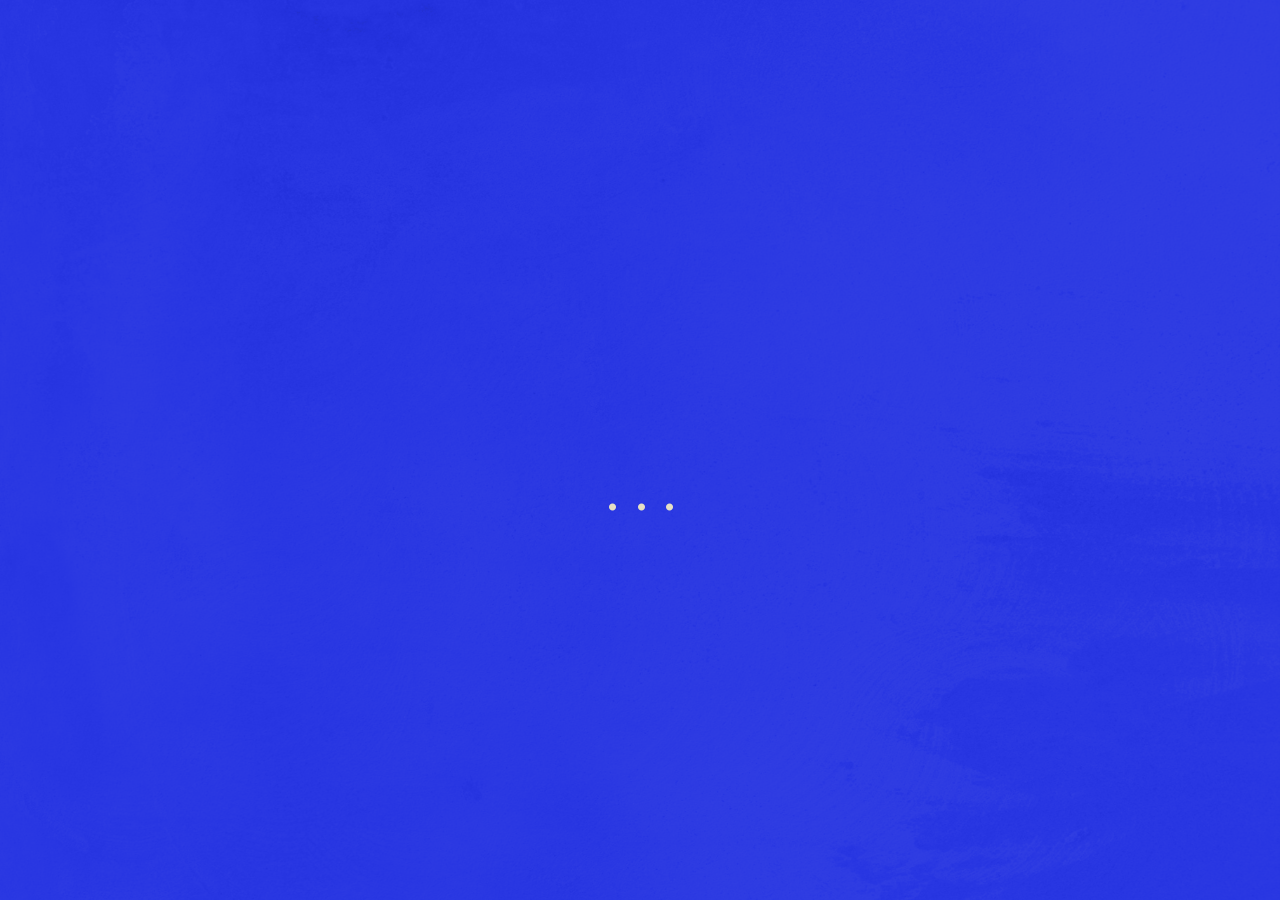
<file: index.html>
<!DOCTYPE html>
<html lang="en">
<head>
  <meta charset="UTF-8">
  <meta name="viewport" content="width=device-width, initial-scale=1.0">
  <title>Ponyhof | Event Photographer & Commercial Videographer Berlin</title>
  <meta name="description" content="Ponyhof is a Berlin event photographer and commercial videographer. Corporate event photography, brand video production and content for startups and founders. Fast turnaround, editorial quality.">
  <meta name="robots" content="index, follow">
  <link rel="canonical" href="https://ponyhof.studio/">
  <link rel="alternate" hreflang="en" href="https://ponyhof.studio/">
  <link rel="alternate" hreflang="de" href="https://ponyhof.studio/de">
  <link rel="alternate" hreflang="x-default" href="https://ponyhof.studio/">

  <!-- Open Graph -->
  <meta property="og:type" content="website">
  <meta property="og:url" content="https://ponyhof.studio/">
  <meta property="og:title" content="Ponyhof | Event Photographer & Commercial Videographer Berlin">
  <meta property="og:description" content="Berlin event photographer and commercial videographer. Corporate events, brand video production and content for startups and founders.">
  <meta property="og:image" content="https://ponyhof.studio/og-image.jpg">
  <meta property="og:image:width" content="1200">
  <meta property="og:image:height" content="630">
  <meta property="og:locale" content="en_DE">
  <meta name="twitter:card" content="summary_large_image">
  <meta name="twitter:title" content="Ponyhof | Commercial Photography & Video Production Berlin">
  <meta name="twitter:description" content="Photography and video production in Berlin for corporate events, brands and founders.">
  <meta name="twitter:image" content="https://ponyhof.studio/og-image.jpg">

  <!-- JSON-LD Structured Data -->
  <script type="application/ld+json">
  {
    "@context": "https://schema.org",
    "@type": "ProfessionalService",
    "name": "Ponyhof",
    "url": "https://ponyhof.studio",
    "logo": "https://ponyhof.studio/favicon.png",
    "image": "https://ponyhof.studio/og-image.jpg",
    "description": "Berlin-based photography and video production studio specialising in corporate events, brand campaigns, and founder content.",
    "email": "alex@ponyhof.studio",
    "address": {
      "@type": "PostalAddress",
      "addressLocality": "Berlin",
      "addressCountry": "DE"
    },
    "areaServed": {
      "@type": "City",
      "name": "Berlin"
    },
    "serviceType": ["Event Photography Berlin", "Corporate Event Photography", "Conference Photography", "Commercial Videographer Berlin", "Brand Video Production Berlin", "Corporate Video Production", "Content Production Berlin", "Conference Videographer Berlin"],
    "sameAs": ["https://www.instagram.com/ponyhof.studio/"]
  }
  </script>

  <link rel="icon" type="image/png" sizes="32x32" href="/favicon-32.png">
  <link rel="icon" type="image/png" sizes="16x16" href="/favicon-16.png">
  <link rel="apple-touch-icon" href="/favicon.png">
  <link rel="preload" href="/space-mono-400-latin.woff2" as="font" type="font/woff2" crossorigin>
  <link rel="preload" href="/space-mono-700-latin.woff2" as="font" type="font/woff2" crossorigin>
  <link rel="stylesheet" href="/fonts.css">
  <style>
    *, *::before, *::after { box-sizing: border-box; margin: 0; padding: 0; }

    :root {
      --blue: #2533DF;
      --cream: #EDE7CC;
    }


    body::after {
      content: '';
      position: fixed;
      inset: 0;
      z-index: 9999;
      pointer-events: none;
      background: url('texture.jpg') center center / cover no-repeat;
      opacity: 0.08;
      mix-blend-mode: luminosity;
    }

    html, body {
      width: 100%; height: 100%;
      background: var(--blue);
      color: var(--cream);
      overflow: hidden;
      font-family: 'Space Mono', 'Courier New', monospace;
    }

    #loader {
      position: fixed;
      inset: 0;
      background: var(--blue);
      z-index: 9999;
      display: flex;
      align-items: center;
      justify-content: center;
      padding-top: 80px;
    }
    #loader-dots {
      transition: opacity 0.35s ease;
    }
    #loader-dots.fade-out { opacity: 0; }
    #loader-dots {
      font-family: 'Space Mono', monospace;
      font-size: clamp(28px, 4vw, 56px);
      color: var(--cream);
      letter-spacing: -0.05em;
    }

    nav {
      position: fixed;
      top: 0; left: 0;
      padding: 32px 40px;
      z-index: 100;
      opacity: 0;
      transition: opacity 0.5s ease;
      background: linear-gradient(to bottom, var(--blue) 60%, transparent);
      pointer-events: none;
    }
    nav img, nav #lang-switcher { pointer-events: auto; }
    nav.visible { opacity: 1; }

    .nav-h1 { display: contents; }
    .nav-logo {
      height: 64px;
      width: auto;
      display: block;
    }

    main {
      width: 100vw;
      height: 100vh;
      opacity: 0;
      transition: opacity 0.5s ease;
      display: flex;
      flex-direction: column;
      align-items: center;
      justify-content: center;
      padding-top: 80px;
    }

    .site-name {
      font-family: 'Space Mono', 'Courier New', monospace;
      font-weight: 700;
      font-size: clamp(60px, 12vw, 180px);
      text-transform: uppercase;
      letter-spacing: -0.03em;
      line-height: 1;
      color: var(--cream);
      user-select: none;
    }

    .nav-links {
      display: flex;
      gap: clamp(24px, 5vw, 60px);
      margin-top: clamp(16px, 2.5vw, 32px);
    }

    .nav-links a {
      font-family: 'Space Mono', 'Courier New', monospace;
      font-weight: 400;
      font-size: clamp(18px, 2.5vw, 32px);
      text-transform: lowercase;
      letter-spacing: 0.01em;
      color: var(--cream);
      text-decoration: none;
      opacity: 1;
      transition: opacity 0.15s, font-size 0.2s ease;
    }

    .nav-links a {
      transition: letter-spacing 0.4s cubic-bezier(0.76, 0, 0.24, 1), opacity 0.15s;
    }

    .nav-links a {
      transition: letter-spacing 0.4s cubic-bezier(0.76, 0, 0.24, 1), opacity 0.15s;
    }

    .nav-links a:hover {
      letter-spacing: 0.25em;
    }

    @keyframes workIn {
      0%   { opacity: 0; }
      8%   { opacity: 1; }
      14%  { opacity: 0; }
      22%  { opacity: 1; }
      30%  { opacity: 0; }
      42%  { opacity: 1; }
      100% { opacity: 1; }
    }

    .work-grid {
      display: none;
      flex-direction: column;
      align-items: center;
      gap: 24px;
      width: 100%;
    }

    .work-grid.visible {
      display: flex;
    }


    .work-row-wrap {
      width: 100%;
    }

    .work-row-clip {
      overflow: hidden;
      width: 100vw;
      flex-shrink: 0;
      padding-left: 40px;
      overscroll-behavior-x: contain;
    }

    .work-row {
      display: flex;
      flex-direction: row;
      gap: 16px;
      will-change: transform;
    }

    .work-row.animating-in .work-item {
      opacity: 0;
      animation: workIn 0.5s ease forwards;
    }

    .work-row.animating-in .work-item:nth-child(2) { animation-delay: 0.12s; }
    .work-row.animating-in .work-item:nth-child(3) { animation-delay: 0.24s; }
    .work-row.animating-in .work-item:nth-child(4) { animation-delay: 0.36s; }
    .work-row.animating-in .work-item:nth-child(5) { animation-delay: 0.48s; }
    .work-row.animating-in .work-item:nth-child(6) { animation-delay: 0.60s; }

    .work-item {
      position: relative;
      display: flex;
      flex-direction: column;
      gap: 8px;
      cursor: pointer;
      text-decoration: none;
    }

    .work-item img {
      width: 240px;
      height: 300px;
      object-fit: cover;
      display: block;
      filter: grayscale(20%);
      transition: filter 0.3s ease, transform 0.3s ease;
    }

    .work-item:hover img {
      filter: grayscale(0%);
      transform: scale(1.02);
    }

    .work-label {
      font-family: 'Space Mono', monospace;
      font-size: 11px;
      color: var(--cream);
      text-transform: lowercase;
    }

    .work-row-wrap {
      display: flex;
      align-items: center;
      gap: 16px;
    }

    .work-next, .work-prev {
      cursor: pointer;
      color: var(--cream);
      opacity: 0;
      transition: opacity 0.4s ease;
      flex-shrink: 0;
      user-select: none;
    }

    .work-next.visible, .work-prev.visible { opacity: 1; }
    .work-next.visible:hover, .work-prev.visible:hover { opacity: 0.7; }

    @keyframes chevronSlideRight {
      0%   { transform: translateX(0); }
      50%  { transform: translateX(5px); }
      100% { transform: translateX(0); }
    }

    .work-next:hover svg {
      animation: chevronSlideRight 0.5s ease-in-out infinite;
    }

    @keyframes panelFadeIn {
      from { opacity: 0; transform: translateX(10px); }
      to   { opacity: 1; transform: translateX(0); }
    }

    .work-detail-view {
      display: flex;
      flex-direction: column;
      gap: 32px;
      width: 100%;
      max-width: 100vw;
      min-width: 0;
      padding-left: 40px;
      padding-top: 108px;
      box-sizing: border-box;
      animation: panelFadeIn 0.35s cubic-bezier(0.22,1,0.36,1) forwards;
    }

    .detail-top {
      display: flex;
      flex-direction: column;
      gap: 12px;
      align-items: flex-start;
      position: relative;
    }

    .detail-top-row {
      display: flex;
      flex-direction: row;
      gap: 32px;
      align-items: flex-start;
      width: 100%;
    }

    #lang-switcher {
      position: fixed;
      top: 24px;
      right: 40px;
      display: flex;
      gap: 12px;
      z-index: 1000;
    }

    .lang-opt {
      font-family: 'Space Mono', monospace;
      font-size: 11px;
      letter-spacing: 0.1em;
      color: var(--cream);
      cursor: pointer;
      opacity: 0.45;
      transition: opacity 0.2s;
    }

    .lang-opt.active {
      opacity: 1;
      text-decoration: underline;
      text-underline-offset: 3px;
    }

    .site-links {
      position: fixed;
      bottom: 32px;
      left: 40px;
      display: flex;
      flex-direction: column;
      align-items: flex-start;
      gap: 8px;
      z-index: 50;
      opacity: 0;
      transform: translateY(8px);
      pointer-events: none;
      transition: opacity 0.4s ease, transform 0.4s ease;
    }
    .site-links.visible { opacity: 1; transform: none; pointer-events: auto; }
    .site-links a {
      font-family: 'Space Mono', monospace;
      font-size: 11px;
      letter-spacing: 0.1em;
      color: var(--cream);
      text-decoration: none;
      text-underline-offset: 3px;
    }
    .site-links a:hover, .site-links a:focus-visible { text-decoration: underline; }
    body:has(.work-grid.detail-open) .site-links { opacity: 0; pointer-events: none; }

    /* hint that more is below: a small chevron where the links appear */
    .scroll-hint {
      position: fixed; left: 40px; bottom: 32px; z-index: 50;
      background: none; border: 0; padding: 8px; margin: -8px; cursor: pointer;
      color: var(--cream); opacity: 0; transition: opacity 0.4s ease;
    }
    .scroll-hint svg { display: block; animation: hintBob 1.8s ease-in-out infinite; }
    .scroll-hint.ready { opacity: 1; }
    .site-links.visible ~ .scroll-hint, body:has(.work-grid.detail-open) .scroll-hint { opacity: 0; pointer-events: none; }
    .scroll-hint:focus-visible { outline: 2px solid var(--cream); outline-offset: 2px; }
    @keyframes hintBob { 0%, 100% { transform: translateY(0); } 50% { transform: translateY(5px); } }
    @media (prefers-reduced-motion: reduce) { .scroll-hint svg { animation: none; } }

    .lang-opt:hover { opacity: 0.8; }

    #impressum-overlay {
      display: none;
      position: fixed;
      inset: 0;
      background: var(--blue);
      z-index: 2000;
      overflow-y: auto;
      padding: 60px 40px;
    }
    #impressum-overlay.visible { display: block; }
    #impressum-content {
      max-width: 600px;
      margin: 0 auto;
      font-family: 'Space Mono', monospace;
      color: var(--cream);
      font-size: 13px;
      line-height: 1.8;
    }
    #impressum-content h2 {
      font-size: clamp(22px, 3vw, 36px);
      text-transform: uppercase;
      letter-spacing: 0.05em;
      margin: 0 0 24px;
    }
    #impressum-content h3 {
      font-size: 11px;
      letter-spacing: 0.15em;
      text-transform: uppercase;
      opacity: 0.6;
      margin: 28px 0 6px;
    }
    #impressum-content p { margin: 0 0 8px; }
    #impressum-content a { color: var(--cream); }
    #impressum-close {
      position: fixed;
      top: 24px;
      right: 40px;
      font-size: 24px;
      cursor: pointer;
      color: var(--cream);
      opacity: 0.6;
      line-height: 1;
    }
    #impressum-close:hover { opacity: 1; }

    .upcoming-tag {
      font-family: 'Space Mono', monospace;
      font-size: 11px;
      color: var(--blue);
      background: var(--cream);
      padding: 4px 10px;
      letter-spacing: 0.12em;
      text-transform: uppercase;
      display: inline-block;
    }

    .dog-ear {
      position: absolute;
      top: 0;
      left: 0;
      font-family: 'Space Mono', monospace;
      font-size: 9px;
      color: var(--blue);
      background: var(--cream);
      padding: 3px 8px;
      letter-spacing: 0.1em;
      text-transform: uppercase;
      z-index: 2;
      pointer-events: none;
    }

    .detail-gallery-wrap {
      overflow: hidden;
      width: calc(100vw - 40px);
    }

    .detail-gallery {
      display: flex;
      flex-direction: row;
      gap: 12px;
      will-change: transform;
    }

    @keyframes galleryScroll {
      from { transform: translateX(0); }
      to   { transform: translateX(var(--gallery-set-width)); }
    }

    .detail-gallery img,
    .detail-gallery video {
      width: 180px;
      height: 220px;
      object-fit: cover;
      display: block;
      flex-shrink: 0;
    }

    .detail-gallery .video-wrap {
      background: var(--cream);
      overflow: hidden;
      flex-shrink: 0;
      display: flex;
    }
    .detail-gallery .video-wrap video {
      opacity: 0;
      transition: opacity 0.4s ease;
    }
    .detail-gallery .video-wrap video.ready { opacity: 1; }

    .work-detail-view img {
      width: 240px;
      height: 300px;
      object-fit: cover;
      display: block;
      flex-shrink: 0;
    }

    #inline-detail {
      display: flex;
      flex-direction: column;
      gap: 14px;
      padding: 8px 0 0 0;
      flex: 1;
      opacity: 0;
    }

    .detail-footer {
      display: flex;
      gap: 24px;
      align-items: center;
      margin-top: 4px;
    }

    .detail-label {
      font-family: 'Space Mono', monospace;
      font-size: clamp(18px, 2.5vw, 32px);
      color: var(--cream);
      text-transform: lowercase;
    }

    .detail-desc {
      font-family: 'Space Mono', monospace;
      font-size: 11px;
      color: var(--cream);
      line-height: 1.8;
    }

    .desc-char {
      display: inline-block;
      transition: letter-spacing 0.15s cubic-bezier(0.76, 0, 0.24, 1);
    }

    .detail-link {
      font-family: 'Space Mono', monospace;
      font-size: 11px;
      color: var(--cream);
      text-decoration: none;
      transition: opacity 0.15s;
    }

    .detail-link:hover { text-decoration: underline; }
    .detail-case { margin-top: 6px; }

    .detail-back {
      font-family: 'Space Mono', monospace;
      font-size: 11px;
      color: var(--cream);
      cursor: pointer;
      transition: opacity 0.15s;
      margin-top: 8px;
    }

    .detail-back:hover { opacity: 1; }

    .work-collection-label {
      font-family: 'Space Mono', monospace;
      font-size: clamp(18px, 2.5vw, 32px);
      color: var(--cream);
      opacity: 1;
      text-transform: lowercase;
      letter-spacing: 0.01em;
      user-select: none;
    }

    .work-grid.detail-open .work-collection-label { display: none; }
    .work-grid.detail-open ~ .corner-shape { display: none; }

    .work-grid.detail-open {
      position: fixed;
      inset: 0;
      overflow-y: auto;
      -webkit-overflow-scrolling: touch;
      justify-content: flex-start;
      align-items: flex-start;
    }

    .contact-info {
      display: none;
      flex-direction: column;
      align-items: center;
      gap: 10px;
    }

    .contact-info.visible {
      display: flex;
    }

    .contact-info a {
      font-family: 'Space Mono', 'Courier New', monospace;
      font-weight: 400;
      font-size: clamp(18px, 2.5vw, 30px);
      color: var(--cream);
      text-decoration: none;
      transition: text-decoration 0.15s;
    }

    .contact-info a:hover {
      text-decoration: underline;
    }

    .close-btn {
      margin-top: 16px;
      font-family: 'Space Mono', 'Courier New', monospace;
      font-size: 14px;
      color: var(--cream);
      cursor: pointer;
      opacity: 0;
      transition: opacity 0.4s ease;
    }

    .close-btn.visible { opacity: 1; }
    .close-btn.visible:hover { opacity: 1; }

    .work-grid.detail-open #work-close {
      position: fixed;
      left: 40px;
      top: 50%;
      transform: translateY(-50%);
      margin-top: 0;
      background: var(--blue);
      padding: 10px 14px;
      border-radius: 4px;
    }

    .corner-shape {
      position: fixed;
      bottom: 36px;
      right: 40px;
      z-index: 10;
      mix-blend-mode: screen;
    }

    .corner-shape video {
      width: 80px;
      height: auto;
      display: block;
      opacity: 0;
      transition: opacity 0.6s ease;
      mix-blend-mode: screen;
    }
    .corner-shape.visible video { opacity: 1; }

    @keyframes chevronSlide {
      0%   { transform: translateX(0); }
      50%  { transform: translateX(-6px); }
      100% { transform: translateX(0); }
    }

    .close-btn:hover svg {
      animation: chevronSlide 0.5s ease-in-out infinite;
    }

    @media (max-width: 900px), (pointer: coarse) {
      nav { padding: 20px; width: 100%; display: flex; justify-content: center; }
      .nav-logo { height: 28px; }
      main { padding-top: 0; justify-content: center; }
      .nav-links { gap: 24px; font-size: 11px; }

      .work-grid { width: 100%; gap: 12px; }

      .work-row-clip {
        padding-left: 20px;
        overflow-x: scroll;
        -webkit-overflow-scrolling: touch;
        scroll-snap-type: x mandatory;
        scrollbar-width: none;
        overscroll-behavior-x: contain;
      }
      .work-row-clip::-webkit-scrollbar { display: none; }
      .work-row { transform: none !important; }
      .work-item { scroll-snap-align: start; flex-shrink: 0; width: 75vw; }

      .work-item img {
        width: 100%;
        height: auto;
        aspect-ratio: 3 / 4;
      }

      .work-label {
        font-size: 10px;
        margin-top: 6px;
      }

      /* detail view stacks vertically on mobile */
      .work-detail-view {
        flex-direction: column;
        gap: 20px;
        width: 100vw;
        padding: 0 20px;
        box-sizing: border-box;
      }

      .work-detail-view img {
        width: 100%;
        height: auto;
        aspect-ratio: 3 / 4;
        transform: none !important;
      }

      #inline-detail {
        padding: 0;
        width: 100%;
      }

      .detail-label {
        font-size: 18px;
      }

      .detail-desc {
        font-size: 11px;
        line-height: 1.7;
        letter-spacing: 0.02em;
      }

      .detail-link {
        font-size: 12px;
        margin-top: 12px;
        display: inline-block;
      }

      .detail-top { gap: 8px; }
      .detail-top-row { gap: 0; flex-direction: column; }

      .work-grid.detail-open {
        position: fixed;
        inset: 0;
        overflow-y: auto;
        -webkit-overflow-scrolling: touch;
        justify-content: flex-start;
        padding: 80px 0 80px;
        align-items: flex-start;
      }

      /* autoscroll gallery — smaller items on mobile */
      .detail-gallery img,
      .detail-gallery .video-wrap {
        width: 220px !important;
        height: 260px !important;
      }
      .detail-gallery .video-wrap video {
        width: 100% !important;
        height: 100% !important;
      }
      .detail-gallery .cd-wrap img {
        width: 140% !important;
        height: 140% !important;
      }

      /* back arrow on mobile — fixed left-center only when detail is open */
      .work-grid.detail-open #work-close {
        position: fixed !important;
        left: 16px !important;
        top: 50% !important;
        transform: translateY(-50%) !important;
        margin-top: 0 !important;
        z-index: 200;
        background: var(--blue) !important;
        padding: 10px 14px !important;
        border-radius: 4px !important;
      }

      .corner-shape { display: block; bottom: 20px; right: 20px; mix-blend-mode: screen; }
      #lang-switcher { top: 16px; right: 16px; gap: 6px; flex-direction: column; align-items: flex-end; }
      .lang-opt:not(.active):not(#impressum-btn) { display: none; }
      .site-links { left: 20px; bottom: 20px; gap: 6px; }
      .site-links a { font-size: 10px; letter-spacing: 0.06em; }
      .scroll-hint { left: 20px; bottom: 20px; }
    }
    @media (max-width: 900px) and (min-width: 601px) {
      .corner-shape { display: none; }
      .corner-shape video { width: 56px; }
      .upcoming-tag { font-size: 10px; }
      .dog-ear { font-size: 8px; padding: 2px 6px; }
    }
  </style>
</head>
<body>

  <div id="loader"><span id="loader-dots"></span></div>

  <nav>
    <h1 class="nav-h1"><img class="nav-logo" src="/logo.webp" alt="Ponyhof, event photography and commercial video in Berlin"></h1>
    <div id="lang-switcher">
      <span id="lang-en" class="lang-opt active">En</span>
      <span id="lang-de" class="lang-opt">De</span>
      <span id="impressum-btn" class="lang-opt">Impr.</span>
    </div>
  </nav>

  <div id="impressum-overlay">
    <div id="impressum-content">
      <span id="impressum-close">×</span>
      <h2>Impressum</h2>
      <p>Angaben gemäß § 5 DDG</p>
      <p>Leon Byvanck<br>c/o POSTFLEX PFX-881-696<br>Emsdettener Straße 10<br>48268 Greven<br>Deutschland</p>
      <h3>Kontakt</h3>
      <p>E-Mail: <a href="mailto:alex@ponyhof.studio">alex@ponyhof.studio</a></p>
      <h3>Verbraucherstreitbeilegung</h3>
      <p>Wir sind nicht bereit oder verpflichtet, an Streitbeilegungsverfahren vor einer Verbraucherschlichtungsstelle teilzunehmen.</p>
      <h3>Haftung für Inhalte</h3>
      <p>Als Diensteanbieter sind wir gemäß § 9 Abs. 1 DDG für eigene Inhalte auf diesen Seiten nach den allgemeinen Gesetzen verantwortlich.</p>
      <h3>Urheberrecht</h3>
      <p>Die durch die Seitenbetreiber erstellten Inhalte und Werke auf diesen Seiten unterliegen dem deutschen Urheberrecht. Die Vervielfältigung, Bearbeitung, Verbreitung und jede Art der Verwertung außerhalb der Grenzen des Urheberrechtes bedürfen der schriftlichen Zustimmung des jeweiligen Autors bzw. Erstellers.</p>
      <h3>Datenschutz</h3>
      <p><a href="/datenschutz">Datenschutzerklärung</a></p>
    </div>
  </div>

  <main>
    <div class="nav-links" id="nav-links">
      <a href="#work" id="nav-work"></a>
      <a href="#" id="contact-btn"></a>
    </div>
    <div class="work-grid" id="work-grid">
      <div class="work-detail-view" id="work-detail-view" style="display:none"></div>
      <div class="work-row-wrap" id="work-row-wrap">
        <div class="work-row-clip" id="work-row-clip"><div class="work-row" id="work-row"></div></div>
      </div>
      <span class="work-collection-label" id="work-collection-label">curated collection</span>
      <span class="close-btn" id="work-close">
        <svg width="40" height="32" viewBox="0 0 40 32" fill="none" xmlns="http://www.w3.org/2000/svg">
          <polyline points="10,2 2,16 10,30" stroke="currentColor" stroke-width="1.5" stroke-linecap="round" stroke-linejoin="round"/>
          <polyline points="24,2 14,16 24,30" stroke="currentColor" stroke-width="1.5" stroke-linecap="round" stroke-linejoin="round"/>
          <polyline points="38,2 28,16 38,30" stroke="currentColor" stroke-width="1.5" stroke-linecap="round" stroke-linejoin="round"/>
        </svg>
      </span>
    </div>

    <div class="contact-info" id="contact-info">
      <a href="https://instagram.com/ponyhof.studio" target="_blank" id="contact-ig"></a>
      <a href="mailto:alex@ponyhof.studio" id="contact-email"></a>
      <span class="close-btn" id="close-btn">
        <svg width="40" height="32" viewBox="0 0 40 32" fill="none" xmlns="http://www.w3.org/2000/svg">
          <polyline points="10,2 2,16 10,30" stroke="currentColor" stroke-width="1.5" stroke-linecap="round" stroke-linejoin="round"/>
          <polyline points="24,2 14,16 24,30" stroke="currentColor" stroke-width="1.5" stroke-linecap="round" stroke-linejoin="round"/>
          <polyline points="38,2 28,16 38,30" stroke="currentColor" stroke-width="1.5" stroke-linecap="round" stroke-linejoin="round"/>
        </svg>
      </span>
    </div>
  </main>

  <footer class="site-links" id="site-links">
    <a href="/event-photography-berlin">Event photography Berlin</a>
    <a href="/commercial-video-berlin">Commercial video Berlin</a>
    <a href="/datenschutz">Datenschutz</a>
  </footer>
  <button class="scroll-hint" id="scroll-hint" type="button" aria-label="Show more links" aria-controls="site-links">
    <svg width="28" height="16" viewBox="0 0 28 16" fill="none" aria-hidden="true"><polyline points="2,2 14,14 26,2" stroke="currentColor" stroke-width="1.5" stroke-linecap="round" stroke-linejoin="round"/></svg>
  </button>

  <div class="corner-shape">
    <video id="corner-video" autoplay muted loop playsinline preload="auto">
      <source src="/asset.webm" type="video/webm">
      <source src="/asset.mp4" type="video/mp4">
    </video>
  </div>

  <script>



    const projects = [
      { img: 'kickz-cover.webp', detailImg: 'kickz-cover.webp', label: 'st. pauli kickz 3x3', caseStudy: '/kickz',   url: 'https://kickz.com',             media: ['kickz-a.webp','kickz-b.webp','kickz-v1.mp4','kickz-c.webp','kickz-d.webp','kickz-v2.mp4'], desc: 'We built and ran social for St. Pauli KICKZ 3x3 from the ground up, producing all short form photo and video content in-house and travelling with the team across the international FIBA 3x3 circuit. Within 10 months, we grew the account from zero to nearly **3,000** **followers,** while our Instagram Reels generated over **6** **million** **organic** **views** alone. We combined fast, on-the-ground tournament coverage with high-end content for the team, players and brand partners, building a social presence around a rapidly growing 3x3 project, with brand partners including Adidas, Kickz93 and Viva con Agua. The following year, the team became Baskets Bonn Telekom, with Deutsche Telekom coming on as main sponsor.' },
      { img: 'lovelee2.webp',       label: 'Lovelee', caseStudy: '/lovelee',           url: 'https://itsloveleee.com',            media: ['lovelee3.webp','lovelee-video.mp4','lovelee7.webp','lovelee1.webp','lovelee8.webp','lovelee-video2.mp4'], desc: 'We run growth for an independent artist end to end. All front and backend, including website, newsletter, outreach, and short & long form content are created in-house. That content brought us over **2.1** **million** **organic** **views,** and together with local press including Fritz Radio and Kickdrum Mag, took lovelee from zero audience in November 2025 to **65,000+** **streams** and **6,914** **monthly** **listeners** across **23+** **countries,** with no label and a small budget. Our Meta ads per song run at around **€0.13** **per** **click,** with more than one in five listeners saving the song. Every campaign follows the same tested process, so results are measurable and repeatable.' },
      { img: 'gtm-121.webp', detailImg: 'gtm-121.webp', detailCrop: 'top', label: 'GTM Tech Week', caseStudy: '/gtm-tech-week', url: 'https://www.gtm-week.com', media: ['gtm-97.webp','gtm-v2.mp4','gtm-107.webp','gtm-106.webp','gtm-113.webp'], desc: 'For a midweek meetup during GTM Tech Week 2026 in Berlin, Ponyhof stepped in to capture the atmosphere of Europe\'s go to market community. Working on location, we focused on candid moments, conversations, and the energy in the room, delivering a curated set of editorial stills alongside short form content to highlight the gathering.' },
      { img: 'rfm-header.webp', detailImg: 'rfm-poster.webp', label: 'Rat für Migration', caseStudy: '/rat-fuer-migration', url: 'https://rat-fuer-migration.de', media: ['rfm60.webp','rfm61.webp','rfm62.webp','rfm63.webp','rfm66.webp','rfm67.webp','rfm68.webp'], desc: 'Official event photography, and poster design, for Rat für Migration\'s annual conference, "X Jahre Postmigration", a three-day event in Berlin funded by the Freudenberg Stiftung. Working directly with the organization\'s general management, we covered talks, panels and venue atmosphere across multiple locations in Berlin, including the Museum der „Trostfrauen", Humboldt University and the Kapelle am Urban. The post-production was handled entirely in-house, with the final images delivered within a short turnaround and in time to be used across the organization\'s website and social media.' },
      { img: 'padel.webp',         label: 'Playground Padel', caseStudy: '/playground-padel',  url: 'https://playgroundpadel.de',    upcoming: true, desc: 'We\'re currently developing the social presence for Playground Padel, an upcoming padel project in Berlin. From creative direction and social strategy to content production and launch, we\'re building the project\'s digital identity from the ground up. More to come.' },
      { img: 'trgrs.webp',         label: 'TRGRS Studios', caseStudy: '/trgrs-studios',     url: 'https://trgrs.de',               upcoming: true, desc: 'We\'re currently shaping a new digital identity for TRGRS Studios, rethinking how the Berlin studio space presents itself online. From creative direction and visual language to social strategy and content production, we\'re developing a new look and feel that better reflects the studio, its spaces and the work created within them.' },
    ];

    let currentDetailIndex = 0;
    let currentDetailEl = null;
    const workRow = document.getElementById('work-row');
    const workCounter = document.getElementById('work-counter');

    const detailView = document.getElementById('work-detail-view');

    function showDetail(project, clickedEl) {
      history.pushState({ page: 'detail', label: project.label }, '', '#detail-' + project.label.replace(/\s+/g, '-').toLowerCase());
      currentDetailIndex = parseInt(clickedEl.dataset.index);
      currentDetailEl = clickedEl;

      // fade out carousel
      document.getElementById('work-row-wrap').style.transition = 'opacity 0.15s';
      document.getElementById('work-row-wrap').style.opacity = '0';

      setTimeout(() => {
        document.getElementById('work-row-wrap').style.display = 'none';

        // build detail view
        document.getElementById('work-grid').classList.add('detail-open');
        detailView.style.display = 'flex';
        detailView.style.animation = 'panelFadeIn 0.35s cubic-bezier(0.22,1,0.36,1) forwards';

        // top row: optional upcoming tag + image + text
        const topRow = document.createElement('div');
        topRow.className = 'detail-top';

        if (project.upcoming) {
          const tag = document.createElement('span');
          tag.className = 'upcoming-tag';
          tag.textContent = i18n[currentLang].upcoming_tag;
          topRow.appendChild(tag);
        }

        const innerRow = document.createElement('div');
        innerRow.className = 'detail-top-row';
        const img = document.createElement('img');
        img.src = project.detailImg || project.img;
        img.alt = project.label;
        innerRow.appendChild(img);
        const panel = document.createElement('div');
        panel.id = 'inline-detail';
        innerRow.appendChild(panel);
        topRow.appendChild(innerRow);
        detailView.appendChild(topRow);
        updateDetailPanel(panel, project);
        panel.style.animation = 'panelFadeIn 0.4s 0.1s cubic-bezier(0.22,1,0.36,1) forwards';

        // gallery row (if project has media) — autoscrolling loop
        if (project.media) {
          const ITEM_W = window.innerWidth <= 900 || window.matchMedia("(pointer: coarse)").matches ? 220 : 260, GAP = 12, COPIES = 4;
          const N = project.media.length;
          const SET_PX = N * ITEM_W + N * GAP;

          function makeItem(src) {
            let el;
            if (src.endsWith('.mp4') || src.endsWith('.webm')) {
              el = document.createElement('video');
              el.setAttribute('src', src);
              el.setAttribute('autoplay', '');
              el.setAttribute('muted', '');
              el.setAttribute('loop', '');
              el.setAttribute('playsinline', '');
              el.setAttribute('preload', 'auto');
              el.muted = true;
              el.volume = 0;
              el.addEventListener('canplay', () => el.classList.add('ready'), { once: true });
              const isMobileV = window.innerWidth <= 900 || window.matchMedia("(pointer: coarse)").matches;
              const vW = isMobileV ? 220 : ITEM_W;
              const vH = isMobileV ? 260 : 300;
              // video fills the wrap and is cropped — never stretched
              el.style.cssText = `width:100%;height:100%;object-fit:cover;display:block;`;
              const wrap = document.createElement('div');
              wrap.className = 'video-wrap';
              wrap.style.cssText = `width:${vW}px;height:${vH}px;overflow:hidden;`;
              wrap.appendChild(el);
              return wrap;
            } else {
              el = document.createElement('img');
              el.src = src;
              el.alt = project.label + ', photo by Ponyhof Berlin';
              el.loading = 'lazy';
              el.decoding = 'async';
            }
            el.style.objectFit = 'cover';
            el.style.display = 'block';

            const isMobile = window.innerWidth <= 900 || window.matchMedia("(pointer: coarse)").matches;
            const itemW = isMobile ? 220 : ITEM_W;
            const itemH = isMobile ? 260 : 300;

            // CD cover has white padding — wrap in overflow:hidden and scale up
            if (src === 'lovelee7.webp') {
              const wrap = document.createElement('div');
              wrap.className = 'cd-wrap';
              wrap.style.cssText = `width:${itemW}px;height:${itemH}px;overflow:hidden;flex-shrink:0;display:flex;align-items:center;justify-content:center;`;
              el.style.cssText = `width:140%;height:140%;flex-shrink:0;object-fit:cover;display:block;`;
              wrap.appendChild(el);
              return wrap;
            }

            el.style.width = itemW + 'px';
            el.style.height = itemH + 'px';
            el.style.flexShrink = '0';
            return el;
          }

          const gallery = document.createElement('div');
          gallery.className = 'detail-gallery';
          for (let c = 0; c < COPIES; c++) {
            project.media.forEach(src => gallery.appendChild(makeItem(src)));
          }

          gallery.style.setProperty('--gallery-set-width', `-${SET_PX}px`);
          // start animation after first set of images ready (avoids blank-flash on mobile)
          const firstImgs = Array.from(gallery.querySelectorAll('img')).slice(0, N);
          let loaded = 0;
          const playAllVideos = () => {
            gallery.querySelectorAll('video').forEach(v => {
              v.muted = true; v.volume = 0;
              v.play().catch(() => {});
            });
          };
          const startAnim = () => {
            gallery.style.animation = `galleryScroll ${N * 6}s linear infinite`;
            // small delay so browser settles the animation before play
            setTimeout(playAllVideos, 200);
          };
          if (firstImgs.length === 0) {
            startAnim();
          } else {
            firstImgs.forEach(img => {
              if (img.complete) { if (++loaded >= firstImgs.length) startAnim(); }
              else { img.addEventListener('load', () => { if (++loaded >= firstImgs.length) startAnim(); }, { once: true }); img.addEventListener('error', () => { if (++loaded >= firstImgs.length) startAnim(); }, { once: true }); }
            });
          }

          const wrap = document.createElement('div');
          wrap.className = 'detail-gallery-wrap';
          wrap.appendChild(gallery);
          detailView.appendChild(wrap);
        }
      }, 160);
    }

    function typewrite(el, text, speed, onDone) {
      el.textContent = '';
      const gen = (el._twGen = (el._twGen || 0) + 1);
      let i = 0;
      const tick = () => {
        if (el._twGen !== gen) return; // cancelled by a newer call
        el.textContent = text.slice(0, ++i);
        if (i < text.length) setTimeout(tick, speed);
        else if (onDone) onDone();
      };
      setTimeout(tick, speed);
    }

    function attachDescEffect(descEl) {
      if (window.matchMedia('(hover: none)').matches) return;
      descEl.addEventListener('mousemove', e => {
        descEl.querySelectorAll('.desc-char').forEach(span => {
          const rect = span.getBoundingClientRect();
          const cx = rect.left + rect.width / 2;
          const cy = rect.top + rect.height / 2;
          const dist = Math.sqrt((e.clientX - cx) ** 2 + (e.clientY - cy) ** 2);
          const strength = Math.max(0, 1 - dist / 120);
          span.style.letterSpacing = (strength * 0.22) + 'em';
        });
      });
      descEl.addEventListener('mouseleave', () => {
        descEl.querySelectorAll('.desc-char').forEach(span => span.style.letterSpacing = '');
      });
    }

    function updateDetailPanel(panel, project) {
      panel.innerHTML = `
        <span class="detail-label"></span>
        <p class="detail-desc" data-project="${project.label}"></p>
        <a class="detail-link" href="${project.url}" target="_blank" style="opacity:0">${i18n[currentLang].visit}</a>${project.caseStudy ? `
        <a class="detail-link detail-case" href="${project.caseStudy}" style="opacity:0">${i18n[currentLang].case_study}</a>` : ''}`;
      const labelEl = panel.querySelector('.detail-label');
      const descEl = panel.querySelector('.detail-desc');
      const linkEl = panel.querySelector('.detail-link');
      labelEl.textContent = project.label;
      const activeDesc = (projectsI18n[currentLang] && projectsI18n[currentLang][project.label]) || project.desc;
      descEl.innerHTML = activeDesc.split(' ').map(w => {
        const bold = w.startsWith('**') && w.endsWith('**');
        const text = bold ? w.slice(2, -2) : w;
        return `<span class="desc-char"${bold ? ' style="font-weight:700"' : ''}>${text}</span>`;
      }).join(' ');
      attachDescEffect(descEl);
      panel.querySelectorAll('.detail-link').forEach(a => { a.style.opacity = '1'; });
    }

    function hideDetail() {
      detailView.style.display = 'none';
      detailView.innerHTML = '';
      document.getElementById('work-grid').classList.remove('detail-open');
      const wrap = document.getElementById('work-row-wrap');
      wrap.style.transition = 'none';
      wrap.style.display = 'flex';
      wrap.style.opacity = '1';
      setX(currentPx, false);
    }



    const N = projects.length;
    const COPIES = 20;
    const STRIDE = 256;
    const MIN_PX = -((COPIES * N - 1) * STRIDE);
    let currentPx = 0;
    function setX(px, animate) {
      currentPx = Math.min(0, Math.max(MIN_PX, px));
      workRow.style.transition = animate ? 'transform 0.45s cubic-bezier(0.22,1,0.36,1)' : 'none';
      workRow.style.transform = `translateX(${currentPx}px)`;
    }


    function renderAll() {
      const repeated = Array.from({ length: COPIES }, () => projects).flat();
      workRow.innerHTML = repeated.map((p, i) =>
        `<div class="work-item" data-index="${i % N}">
          <img src="${p.img}" alt="${p.label}"${p.coverScale ? ` style="transform:scale(${p.coverScale});transform-origin:${p.coverOrigin||'center center'};"` : ''}>
          ${p.upcoming ? `<span class="dog-ear">${i18n[currentLang].upcoming_dog}</span>` : ''}
          <span class="work-label">${p.label}</span>
        </div>`
      ).join('');
      // on mobile, explicitly set work-row width so iOS Safari doesn't collapse flex
      if (window.innerWidth <= 900 || window.matchMedia("(pointer: coarse)").matches) {
        const mobileItemW = window.innerWidth * 0.75;
        const mobileGap = 16;
        workRow.style.width = (COPIES * N * (mobileItemW + mobileGap)) + 'px';
      } else {
        workRow.style.width = '';
      }
      workRow.querySelectorAll('.work-item').forEach(el => {
        el.addEventListener('click', () => {
          if (document.getElementById('inline-detail')) {
            window.open(projects[el.dataset.index].url, '_blank');
          } else {
            showDetail(projects[el.dataset.index], el);
          }
        });
      });
    }

    function showWork(skipAnim) {
      history.pushState({ page: 'collection' }, '', '#work');
      currentPx = 0;
      document.getElementById('work-close').classList.remove('visible');
      const label = document.getElementById('work-collection-label');
      label.textContent = '';
      const doRender = () => {
        renderAll();
        setX(0, false);
        // on mobile, start scrolled to the middle so left-swipe never hits the edge
        if (window.innerWidth <= 900 || window.matchMedia("(pointer: coarse)").matches) {
          const clip = document.getElementById('work-row-clip');
          const mobileItemW = window.innerWidth * 0.75 + 16;
          clip.scrollLeft = Math.floor(COPIES / 2) * N * mobileItemW;
        }
        workRow.classList.remove('animating-in');
        void workRow.offsetWidth;
        workRow.classList.add('animating-in');
        setTimeout(() => {
          document.getElementById('work-close').classList.add('visible');
        }, 1400);
      };
      if (skipAnim) {
        doRender();
      } else {
        setTimeout(() => typewrite(label, i18n[currentLang].collection, 45, () => {
          setTimeout(doRender, 700);
        }), 150);
      }
    }

    // trackpad swipe — catch horizontal scroll anywhere on page while collection is open (desktop only)
    document.addEventListener('wheel', e => {
      if (window.innerWidth <= 900 || window.matchMedia('(pointer: coarse)').matches) return; // narrow/touch: native scroll
      const grid = document.getElementById('work-grid');
      if (!grid.classList.contains('visible')) return;
      if (document.getElementById('inline-detail')) return;
      if (Math.abs(e.deltaX) < Math.abs(e.deltaY)) return;
      e.preventDefault();
      workRow.style.transition = 'none';
      setX(currentPx - e.deltaX, false);
    }, { passive: false });

    // touch devices use native CSS scroll (see mobile media query)

    let goHomeTimer = null;
    function goHome() {
      if (goHomeTimer) clearTimeout(goHomeTimer);
      const nav = document.querySelector('nav');
      const main = document.querySelector('main');
      // immediately clear any stale content so it doesn't flicker
      document.getElementById('work-grid').classList.remove('visible', 'detail-open');
      const lbl = document.getElementById('work-collection-label');
      lbl._twGen = (lbl._twGen || 0) + 1; // cancel any in-progress typewrite
      lbl.textContent = '';
      document.getElementById('work-close').classList.remove('visible');
      detailView.style.display = 'none';
      detailView.innerHTML = '';
      const inlineDetail = document.getElementById('inline-detail');
      if (inlineDetail) inlineDetail.remove();
      currentDetailEl = null;
      currentDetailIndex = 0;
      document.getElementById('contact-info').classList.remove('visible');
      document.getElementById('close-btn').classList.remove('visible');
      document.getElementById('contact-ig').textContent = '';
      document.getElementById('contact-email').textContent = '';
      // reset work-row-wrap in case showDetail() hid it and hideDetail() was never called
      const wrap = document.getElementById('work-row-wrap');
      wrap.style.transition = 'none';
      wrap.style.display = 'flex';
      wrap.style.opacity = '1';
      nav.style.opacity = '0';
      main.style.opacity = '0';
      goHomeTimer = setTimeout(() => {
        goHomeTimer = null;
        document.getElementById('nav-links').style.display = 'flex';
        document.getElementById('nav-work').textContent = '';
        document.getElementById('contact-btn').textContent = '';
        nav.style.opacity = '1';
        main.style.opacity = '1';
        typewriteNav();
      }, 400);
    }

    document.querySelector('.nav-logo').style.cursor = 'pointer';
    document.querySelector('.nav-logo').addEventListener('click', () => {
      history.pushState({ page: 'home' }, '', location.pathname);
      goHome();
    });

    // restore state from URL hash on page load / refresh
    function restoreFromHash() {
      const hash = location.hash;
      if (hash.startsWith('#detail-')) {
        const slug = decodeURIComponent(hash.slice(8));
        const project = projects.find(p => p.label.replace(/\s+/g, '-').toLowerCase() === slug);
        if (project) {
          // show collection first (no anim), then open the detail
          showWorkInstant();
          setTimeout(() => {
            const fakeEl = { dataset: { index: projects.indexOf(project) } };
            showDetail(project, { dataset: { index: String(projects.indexOf(project)) } });
          }, 100);
          return;
        }
      }
      if (hash === '#work') { showWorkInstant(); return; }
      if (hash === '#contact') {
        document.getElementById('nav-links').style.display = 'none';
        document.getElementById('contact-info').classList.add('visible');
        document.getElementById('contact-ig').textContent = '@ponyhof.studio';
        document.getElementById('contact-email').textContent = 'alex@ponyhof.studio';
        document.getElementById('close-btn').classList.add('visible');
        return;
      }
    }

    // show collection immediately (no typewrite delay) for hash restore
    function showWorkInstant() {
      document.getElementById('nav-links').style.display = 'none';
      const grid = document.getElementById('work-grid');
      grid.classList.add('visible');
      const wrap = document.getElementById('work-row-wrap');
      wrap.style.transition = 'none';
      wrap.style.display = 'flex';
      wrap.style.opacity = '1';
      const label = document.getElementById('work-collection-label');
      label.textContent = i18n[currentLang].collection;
      currentPx = 0;
      renderAll();
      setX(0, false);
      if (window.innerWidth <= 900 || window.matchMedia("(pointer: coarse)").matches) {
        const clip = document.getElementById('work-row-clip');
        const mobileItemW2 = window.innerWidth * 0.75 + 16;
        clip.scrollLeft = Math.floor(COPIES / 2) * N * mobileItemW2;
      }
      document.getElementById('work-close').classList.add('visible');
    }

    // bottom link row: appears on a downward scroll or swipe, hides on an upward one
    (function siteLinksReveal() {
      const row = document.getElementById('site-links');
      const show = () => row.classList.add('visible');
      const hide = () => row.classList.remove('visible');
      window.addEventListener('wheel', e => {
        if (Math.abs(e.deltaY) < 4 || Math.abs(e.deltaY) <= Math.abs(e.deltaX)) return;
        e.deltaY > 0 ? show() : hide();
      }, { passive: true });
      let startX = null, startY = null;
      window.addEventListener('touchstart', e => {
        startX = e.touches[0].clientX; startY = e.touches[0].clientY;
      }, { passive: true });
      window.addEventListener('touchmove', e => {
        if (startY === null) return;
        const dy = startY - e.touches[0].clientY;
        const dx = startX - e.touches[0].clientX;
        if (Math.abs(dy) > 30 && Math.abs(dy) > Math.abs(dx)) { dy > 0 ? show() : hide(); startY = null; }
      }, { passive: true });
      window.addEventListener('keydown', e => {
        if (['ArrowDown', 'PageDown', 'End'].includes(e.key)) show();
        if (['ArrowUp', 'PageUp', 'Home'].includes(e.key)) hide();
      });
      row.addEventListener('focusin', show);
      const hint = document.getElementById('scroll-hint');
      hint.addEventListener('click', () => { show(); row.querySelector('a').focus({ preventScroll: true }); });
      setTimeout(() => hint.classList.add('ready'), 2800);
    })();

    // loader sequence on page load
    (function initLoader() {
      const loader = document.getElementById('loader');
      const dotsEl = document.getElementById('loader-dots');
      const nav = document.querySelector('nav');
      const main = document.querySelector('main');
      const seq = ['.', '..', '...', '..', '.', '..', '...', '..', '.', '..', '...'];
      let i = 0;
      function nextDot() {
        dotsEl.textContent = seq[i++];
        if (i < seq.length) setTimeout(nextDot, 150);
        else setTimeout(() => {          // brief pause on "..."
          dotsEl.classList.add('fade-out');
          setTimeout(() => loader.style.display = 'none', 370);
          setTimeout(() => {
            nav.classList.add('visible');
            main.style.opacity = '1';
            // "work" = 4 chars × 80ms + 120ms gap + "contact" = 7 chars × 80ms ≈ 1080ms total
            typewriteNav();
            restoreFromHash();
            setTimeout(() => {
              document.querySelector('.corner-shape').classList.add('visible');
              const cv = document.getElementById('corner-video');
              cv.muted = true;
              cv.volume = 0;
              cv.play().catch(() => {});
            }, 1150);
          }, 1000);
        }, 300);
      }
      nextDot();
    })();

    document.querySelector('a[href="#work"]').addEventListener('click', e => {
      e.preventDefault();
      document.getElementById('nav-links').style.display = 'none';
      document.getElementById('work-grid').classList.add('visible');
      showWork();
    });

    function updateDetailProject(dir) {
      currentDetailIndex = (currentDetailIndex + dir + projects.length) % projects.length;
      const p = projects[currentDetailIndex];
      const detail = document.getElementById('inline-detail');
      updateDetailPanel(detail, p);
      detailView.querySelector('img').src = p.detailImg || p.img;
      detailView.querySelector('img').alt = p.label;
      detailView.querySelector('img').style.objectPosition = p.detailCrop || 'center';
    }

    document.getElementById('work-close').addEventListener('click', () => {
      if (document.getElementById('inline-detail')) {
        history.back();
      } else {
        history.back();
      }
    });

    // history state management
    history.replaceState({ page: 'home' }, '', location.pathname + location.hash);

    document.addEventListener('visibilitychange', () => {
      if (!document.hidden) {
        document.querySelectorAll('.detail-gallery video').forEach(v => {
          v.muted = true; v.volume = 0;
          v.play().catch(() => {});
        });
        const cv = document.getElementById('corner-video');
        if (cv) { cv.muted = true; cv.play().catch(() => {}); }
      }
    });

    // re-render carousel when crossing the 900px layout breakpoint
    let lastIsMobile = window.innerWidth <= 900 || window.matchMedia('(pointer: coarse)').matches;
    window.addEventListener('resize', () => {
      const nowMobile = window.innerWidth <= 900 || window.matchMedia('(pointer: coarse)').matches;
      if (nowMobile !== lastIsMobile) {
        lastIsMobile = nowMobile;
        if (document.getElementById('work-grid').classList.contains('visible') &&
            !document.getElementById('inline-detail')) {
          currentPx = 0;
          renderAll();
          setX(0, false);
          if (nowMobile) {
            const clip = document.getElementById('work-row-clip');
            const mw = window.innerWidth * 0.75 + 16;
            clip.scrollLeft = Math.floor(COPIES / 2) * N * mw;
          }
        }
      }
    });

    window.addEventListener('popstate', e => {
      const hash = location.hash;
      // use hash as source of truth — state objects can be stale after replaceState
      if (hash === '#contact') {
        showContact();
      } else if (hash.startsWith('#detail-')) {
        // arrived at a detail — shouldn't need handling (forward nav)
      } else if (hash === '#work') {
        // came back from detail to collection
        if (document.getElementById('inline-detail')) {
          hideDetail();
        } else if (!document.getElementById('work-grid').classList.contains('visible')) {
          showWorkInstant();
        }
      } else {
        // came back to home (empty hash)
        if (document.getElementById('work-grid').classList.contains('visible')) {
          const grid = document.getElementById('work-grid');
          grid.classList.remove('visible', 'detail-open');
          const lbl2 = document.getElementById('work-collection-label');
          lbl2._twGen = (lbl2._twGen || 0) + 1;
          lbl2.textContent = '';
          detailView.style.display = 'none';
          detailView.innerHTML = '';
          const inlineDetail = document.getElementById('inline-detail');
          if (inlineDetail) inlineDetail.remove();
          currentDetailEl = null;
          document.getElementById('contact-info').classList.remove('visible');
          document.getElementById('nav-links').style.display = 'flex';
          document.getElementById('nav-work').textContent = '';
          document.getElementById('contact-btn').textContent = '';
          typewriteNav();
        }
      }
    });

    const i18n = {
      en: {
        nav_work: 'work',
        nav_contact: 'contact',
        collection: 'curated collection',
        visit: 'visit ↗',
        case_study: 'case study',
        upcoming_tag: '↗ upcoming project',
        upcoming_dog: '↗ upcoming',
        impressum: {
          title: 'Legal Notice',
          intro: 'Information according to § 5 DDG',
          contact_h: 'Contact',
          dispute_h: 'Consumer Dispute Resolution',
          dispute: 'We are not willing or obliged to participate in dispute resolution proceedings before a consumer arbitration board.',
          liability_h: 'Liability for Content',
          liability: 'As a service provider, we are responsible for our own content on these pages in accordance with § 9 Para. 1 DDG under general law.',
          copyright_h: 'Copyright',
          copyright: 'The content and works on these pages created by the site operators are subject to German copyright law. Reproduction, processing, distribution and any kind of exploitation outside the limits of copyright law require the written consent of the respective author.',
        },
      },
      de: {
        nav_work: 'projekte',
        nav_contact: 'kontakt',
        collection: 'kuratierte sammlung',
        visit: 'besuchen ↗',
        case_study: 'mehr dazu',
        upcoming_tag: '↗ kommendes projekt',
        upcoming_dog: '↗ demnächst',
        impressum: {
          title: 'Impressum',
          intro: 'Angaben gemäß § 5 DDG',
          contact_h: 'Kontakt',
          dispute_h: 'Verbraucherstreitbeilegung',
          dispute: 'Wir sind nicht bereit oder verpflichtet, an Streitbeilegungsverfahren vor einer Verbraucherschlichtungsstelle teilzunehmen.',
          liability_h: 'Haftung für Inhalte',
          liability: 'Als Diensteanbieter sind wir gemäß § 9 Abs. 1 DDG für eigene Inhalte auf diesen Seiten nach den allgemeinen Gesetzen verantwortlich.',
          copyright_h: 'Urheberrecht',
          copyright: 'Die durch die Seitenbetreiber erstellten Inhalte und Werke auf diesen Seiten unterliegen dem deutschen Urheberrecht. Die Vervielfältigung, Bearbeitung, Verbreitung und jede Art der Verwertung außerhalb der Grenzen des Urheberrechtes bedürfen der schriftlichen Zustimmung des jeweiligen Autors bzw. Erstellers.',
        },
      }
    };

    const projectsI18n = {
      en: {
        'st. pauli kickz 3x3': projects.find(p => p.label === 'st. pauli kickz 3x3').desc,
        'Lovelee': projects.find(p => p.label === 'Lovelee').desc,
        'GTM Tech Week': projects.find(p => p.label === 'GTM Tech Week').desc,
        'Rat für Migration': projects.find(p => p.label === 'Rat für Migration').desc,
        'Playground Padel': projects.find(p => p.label === 'Playground Padel').desc,
        'TRGRS Studios': projects.find(p => p.label === 'TRGRS Studios').desc,
      },
      de: {
        'st. pauli kickz 3x3': 'Wir haben das Social-Media-Profil für St. Pauli KICKZ 3x3 von Grund auf aufgebaut und betreut – alle Foto- und Videoinhalte wurden intern produziert, während wir das Team auf dem internationalen FIBA 3x3-Circuit begleitet haben. In zehn Monaten wuchs der Account von null auf knapp **3.000** **Follower,** während unsere Instagram Reels allein über **6** **Millionen** **organische** **Views** erzielten. Wir kombinierten schnelle Turnierberichterstattung mit hochwertigen Inhalten für Team, Spieler und Markenpartner – darunter Adidas, Kickz93 und Viva con Agua. Im darauffolgenden Jahr wurde das Team zu Baskets Bonn Telekom, mit der Deutschen Telekom als Hauptsponsor.',
        'Lovelee': 'Wir betreuen das Wachstum einer unabhängigen Künstlerin von A bis Z. Website, Newsletter, Outreach sowie kurze und lange Formate werden vollständig intern erstellt. Diese Inhalte brachten über **2,1** **Millionen** **organische** **Views** und führten – zusammen mit lokaler Presse wie Fritz Radio und Kickdrum Mag – dazu, dass lovelee von null auf **65.000+** **Streams** und **6.914** **monatliche** **Hörer** in **23+** **Ländern** gewachsen ist, ohne Label und mit kleinem Budget. Unsere Meta-Anzeigen kosten etwa **€0,13** **pro** **Klick,** bei einer Save-Rate von mehr als einem von fünf Hörern. Jede Kampagne folgt demselben erprobten Prozess – messbar und wiederholbar.',
        'GTM Tech Week': 'Für ein Midweek-Meetup während der GTM Tech Week 2026 in Berlin war Ponyhof vor Ort, um die Atmosphäre der europäischen Go-to-Market-Community einzufangen. Wir konzentrierten uns auf ungestellte Momente, Gespräche und die Energie im Raum – und lieferten ein kuratiertes Set redaktioneller Fotos sowie Short-Form-Content, der das Treffen festhält.',
        'Rat für Migration': 'Offizielle Eventfotografie und Plakatgestaltung für die Jahreskonferenz von Rat für Migration, „X Jahre Postmigration" – eine dreitägige Veranstaltung in Berlin, gefördert von der Freudenberg Stiftung. In direkter Zusammenarbeit mit der Geschäftsführung begleiteten wir Vorträge, Panels und Atmosphäre an verschiedenen Berliner Locations, darunter das Museum der „Trostfrauen", die Humboldt-Universität und die Kapelle am Urban. Die Postproduktion wurde vollständig intern abgewickelt und die fertigen Bilder pünktlich für Website und Social Media der Organisation geliefert.',
        'Playground Padel': 'Wir entwickeln derzeit die Social-Präsenz für Playground Padel, ein aufstrebendes Padel-Projekt in Berlin. Von der kreativen Leitung über die Inhaltsstrategie bis hin zu Produktion und Launch bauen wir die digitale Identität des Projekts von Grund auf auf. Mehr demnächst.',
        'TRGRS Studios': 'Wir gestalten gerade eine neue digitale Identität für TRGRS Studios und überdenken, wie sich der Berliner Studioraum online präsentiert. Von kreativer Leitung und Bildsprache über Social-Strategie bis hin zur Content-Produktion entwickeln wir einen neuen Look & Feel, der das Studio, seine Räume und die dort entstehende Arbeit besser widerspiegelt.',
      }
    };

    let currentLang = 'en';

    function setLang(lang) {
      currentLang = lang;
      const t = i18n[lang];
      document.getElementById('lang-en').classList.toggle('active', lang === 'en');
      document.getElementById('lang-de').classList.toggle('active', lang === 'de');

      // update collection label if visible
      const collectionLabel = document.getElementById('work-collection-label');
      if (collectionLabel && collectionLabel.textContent) collectionLabel.textContent = t.collection;

      // update nav if already typed
      const navWork = document.getElementById('nav-work');
      const navContact = document.getElementById('contact-btn');
      if (navWork.textContent) navWork.textContent = t.nav_work;
      if (navContact.textContent) navContact.textContent = t.nav_contact;

      // update open detail panel if any
      const openDetail = document.getElementById('inline-detail');
      if (openDetail) {
        const linkEl = openDetail.querySelector('.detail-link');
        if (linkEl) linkEl.textContent = t.visit;
        const caseEl = openDetail.querySelector('.detail-case');
        if (caseEl) caseEl.textContent = t.case_study;
        const descEl = openDetail.querySelector('.detail-desc');
        if (descEl && descEl.dataset.project) {
          const dDesc = projectsI18n[lang][descEl.dataset.project];
          if (dDesc) {
            descEl.innerHTML = dDesc.split(' ').map(w => {
              const bold = w.startsWith('**') && w.endsWith('**');
              const text = bold ? w.slice(2, -2) : w;
              return `<span class="desc-char"${bold ? ' style="font-weight:700"' : ''}>${text}</span>`;
            }).join(' ');
          }
        }
      }

      // update upcoming tags in detail view
      document.querySelectorAll('.upcoming-tag').forEach(el => el.textContent = t.upcoming_tag);
      document.querySelectorAll('.dog-ear').forEach(el => el.textContent = t.upcoming_dog);

      // re-render impressum if open
      if (document.getElementById('impressum-overlay').classList.contains('visible')) {
        renderImpressum(lang);
      }
    }

    function renderImpressum(lang) {
      const imp = i18n[lang].impressum;
      document.getElementById('impressum-content').innerHTML = `
        <span id="impressum-close">×</span>
        <h2>${imp.title}</h2>
        <p>${imp.intro}</p>
        <p>Leon Byvanck<br>c/o POSTFLEX PFX-881-696<br>Emsdettener Straße 10<br>48268 Greven<br>Deutschland</p>
        <h3>${imp.contact_h}</h3>
        <p>E-Mail: <a href="mailto:alex@ponyhof.studio">alex@ponyhof.studio</a></p>
        <h3>${imp.dispute_h}</h3>
        <p>${imp.dispute}</p>
        <h3>${imp.liability_h}</h3>
        <p>${imp.liability}</p>
        <h3>${imp.copyright_h}</h3>
        <p>${imp.copyright}</p>
        <h3>Datenschutz</h3>
        <p><a href="/datenschutz">Datenschutzerklärung</a></p>
      `;
      document.getElementById('impressum-close').addEventListener('click', () => {
        document.getElementById('impressum-overlay').classList.remove('visible');
      });
    }

    document.getElementById('lang-en').addEventListener('click', () => setLang(currentLang === 'en' ? 'de' : 'en'));
    document.getElementById('lang-de').addEventListener('click', () => setLang(currentLang === 'de' ? 'en' : 'de'));

    document.getElementById('impressum-btn').addEventListener('click', () => {
      renderImpressum(currentLang);
      document.getElementById('impressum-overlay').classList.add('visible');
    });

    let navGen = 0;
    function typewriteNav() {
      const gen = ++navGen;
      const t = i18n[currentLang];
      document.getElementById('nav-work').textContent = '';
      document.getElementById('contact-btn').textContent = '';
      typewrite(document.getElementById('nav-work'), t.nav_work, 80, () => {
        if (navGen !== gen) return;
        setTimeout(() => {
          if (navGen !== gen) return;
          typewrite(document.getElementById('contact-btn'), t.nav_contact, 80);
        }, 120);
      });
    }

    function showContact() {
      history.pushState({ page: 'contact' }, '', '#contact');
      document.getElementById('nav-links').style.display = 'none';
      const ig = document.getElementById('contact-ig');
      const email = document.getElementById('contact-email');
      ig.textContent = '';
      email.textContent = '';
      document.getElementById('contact-info').classList.add('visible');
      typewrite(ig, '@ponyhof.studio', 28, () => {
        setTimeout(() => typewrite(email, 'alex@ponyhof.studio', 22, () => {
          setTimeout(() => document.getElementById('close-btn').classList.add('visible'), 200);
        }), 100);
      });
    }

    document.getElementById('contact-btn').addEventListener('click', e => {
      e.preventDefault();
      showContact();
    });

    document.getElementById('close-btn').addEventListener('click', () => {
      history.pushState({ page: 'home' }, '', location.pathname);
      goHome();
    });
    // click outside work items / detail panel → go back
    document.getElementById('work-grid').addEventListener('click', e => {
      if (!e.target.closest('.work-item') && !e.target.closest('#work-detail-view') &&
          !e.target.closest('#work-close') && !e.target.closest('.work-collection-label')) {
        if (document.getElementById('inline-detail')) {
          hideDetail();
        } else if (document.getElementById('work-grid').classList.contains('visible')) {
          document.getElementById('work-grid').classList.remove('visible');
          document.getElementById('nav-links').style.display = 'flex';
        }
      }
    });

  </script>
</body>
</html>
</file>
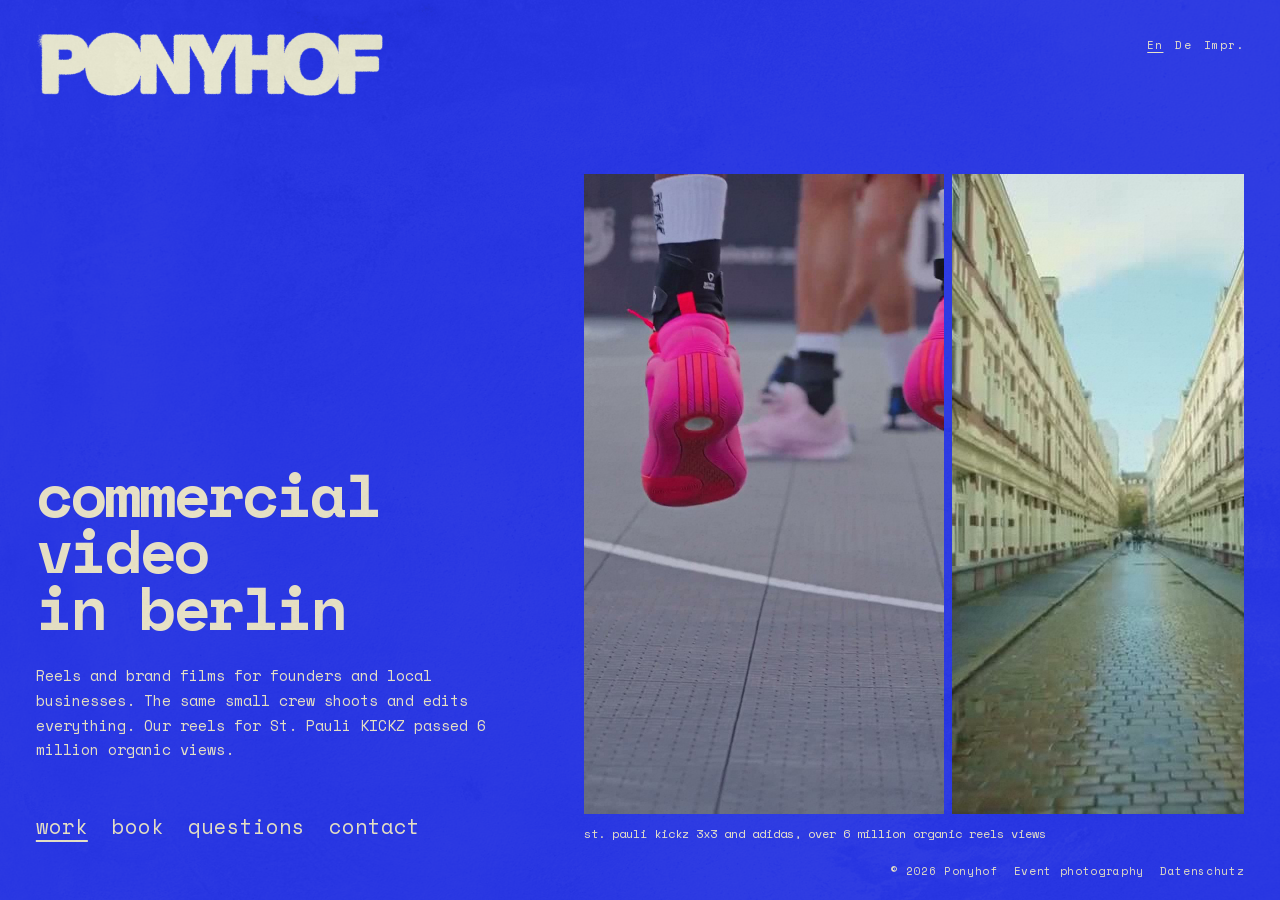
<file: commercial-video-berlin.html>
<!DOCTYPE html>
<html lang="en">
<head>
  <meta charset="UTF-8">
  <meta name="viewport" content="width=device-width, initial-scale=1.0">
  <title>Commercial Videographer Berlin | Brand Video Production | Ponyhof</title>
  <meta name="description" content="Berlin commercial videographer. Reels and brand films for founders and local businesses, shot and edited by one small crew.">
  <meta name="robots" content="index, follow">
  <link rel="canonical" href="https://ponyhof.studio/commercial-video-berlin">
  <meta property="og:type" content="website">
  <meta property="og:url" content="https://ponyhof.studio/commercial-video-berlin">
  <meta property="og:title" content="Commercial Videographer Berlin | Brand Video Production | Ponyhof">
  <meta property="og:description" content="Reels and brand films in Berlin. Our reels for St. Pauli KICKZ passed 6 million organic views.">
  <meta property="og:image" content="https://ponyhof.studio/og-image.jpg">
  <meta property="og:image:width" content="1200">
  <meta property="og:image:height" content="630">
  <meta name="twitter:card" content="summary_large_image">
  <meta name="twitter:image" content="https://ponyhof.studio/og-image.jpg">
  <script type="application/ld+json">
{
  "@context": "https://schema.org",
  "@graph": [
    {
      "@type": "Service",
      "@id": "https://ponyhof.studio/commercial-video-berlin#service",
      "name": "Commercial Video Production Berlin",
      "serviceType": "Commercial video and social content",
      "provider": {
        "@type": "ProfessionalService",
        "@id": "https://ponyhof.studio/#business",
        "name": "Ponyhof",
        "url": "https://ponyhof.studio/",
        "email": "alex@ponyhof.studio",
        "address": {
          "@type": "PostalAddress",
          "addressLocality": "Berlin",
          "addressCountry": "DE"
        },
        "sameAs": [
          "https://www.instagram.com/ponyhof.studio/"
        ]
      },
      "areaServed": [
        {
          "@type": "City",
          "name": "Berlin"
        },
        {
          "@type": "Country",
          "name": "Germany"
        }
      ],
      "description": "Reels and brand films for founders and local businesses in Berlin, shot and edited by one small crew.",
      "hasOfferCatalog": {
        "@type": "OfferCatalog",
        "name": "Video packages",
        "itemListElement": [
          {
            "@type": "OfferCatalog",
            "name": "For founders",
            "itemListElement": [
              {
                "@type": "Offer",
                "itemOffered": {
                  "@type": "Service",
                  "name": "Portrait: founder content package",
                  "description": "One 90 minute session for 10 headshots. A reel and a carousel come with it. Delivered in 5 working days."
                }
              },
              {
                "@type": "Offer",
                "itemOffered": {
                  "@type": "Service",
                  "name": "Interview: founder content package",
                  "description": "Monthly. One 2 hour studio session that becomes 8 reels, 2 carousels, a 4 minute cut and 5 stills. A content calendar and an onboarding audit are included. Minimum 3 months."
                }
              },
              {
                "@type": "Offer",
                "itemOffered": {
                  "@type": "Service",
                  "name": "Authority: founder content package",
                  "description": "Monthly. Two sessions, one in the studio and one on location or with your team. 12 reels, 4 carousels, a podcast episode and a 4 minute cut, plus 10 headshots every quarter. Minimum 3 months."
                }
              }
            ]
          },
          {
            "@type": "OfferCatalog",
            "name": "For restaurants and cafes",
            "itemListElement": [
              {
                "@type": "Offer",
                "itemOffered": {
                  "@type": "Service",
                  "name": "Look: restaurant and cafe content package",
                  "description": "Half a day on site. 25 photos, 2 reels, a carousel and a story set. Delivered in 5 working days."
                }
              },
              {
                "@type": "Offer",
                "itemOffered": {
                  "@type": "Service",
                  "name": "Story: restaurant and cafe content package",
                  "description": "A full day on site. 50 photos, 5 reels, 3 carousels and 2 story sets, plus a 60 second film and portraits of the owner or chef. Delivered in 7 working days."
                }
              },
              {
                "@type": "Offer",
                "itemOffered": {
                  "@type": "Service",
                  "name": "Monthly: restaurant and cafe content package",
                  "description": "One 4 hour shoot a month. 15 photos, 8 reels, 4 carousels and 4 story sets, plus a 60 second film every quarter. Minimum 3 months."
                }
              }
            ]
          }
        ]
      }
    },
    {
      "@type": "FAQPage",
      "@id": "https://ponyhof.studio/commercial-video-berlin#faq",
      "mainEntity": [
        {
          "@type": "Question",
          "name": "Who posts the content?",
          "acceptedAnswer": {
            "@type": "Answer",
            "text": "You do, or we post it for you as an add on. We can also run the whole account for you, including replies and a monthly call."
          }
        },
        {
          "@type": "Question",
          "name": "Do you write the captions?",
          "acceptedAnswer": {
            "@type": "Answer",
            "text": "Yes. Every reel comes with captions and licensed audio."
          }
        },
        {
          "@type": "Question",
          "name": "Where can we use everything?",
          "acceptedAnswer": {
            "@type": "Answer",
            "text": "On your website and your social channels. Use in paid ads is priced separately."
          }
        },
        {
          "@type": "Question",
          "name": "How long do we commit for?",
          "acceptedAnswer": {
            "@type": "Answer",
            "text": "One off shoots have no minimum. Monthly packages run for at least 3 months."
          }
        }
      ]
    },
    {
      "@type": "BreadcrumbList",
      "itemListElement": [
        {
          "@type": "ListItem",
          "position": 1,
          "name": "Ponyhof",
          "item": "https://ponyhof.studio/"
        },
        {
          "@type": "ListItem",
          "position": 2,
          "name": "Commercial video Berlin",
          "item": "https://ponyhof.studio/commercial-video-berlin"
        }
      ]
    }
  ]
}
  </script>
  <link rel="icon" type="image/png" sizes="32x32" href="/favicon-32.png">
  <link rel="preload" href="/space-mono-400-latin.woff2" as="font" type="font/woff2" crossorigin>
  <link rel="preload" href="/space-mono-700-latin.woff2" as="font" type="font/woff2" crossorigin>
  <link rel="stylesheet" href="/fonts.css">
  <style>
    *, *::before, *::after { box-sizing: border-box; margin: 0; padding: 0; }
    :root {
      --blue: #2533DF;
      --cream: #EDE7CC;
      --pad: clamp(20px, 2.8vw, 40px);
    }
    html { background: var(--blue); }
    body {
      background: var(--blue); color: var(--cream);
      font-family: 'Space Mono', 'Courier New', monospace;
      font-size: 15px; line-height: 1.65;
      -webkit-font-smoothing: antialiased;
    }
    body::after {
      content: ''; position: fixed; inset: 0; z-index: 9999; pointer-events: none;
      background: url('/texture.jpg') center center / cover no-repeat;
      opacity: 0.08; mix-blend-mode: luminosity;
    }
    a { color: var(--cream); text-underline-offset: 4px; text-decoration-thickness: 1px; }
    a:hover { text-decoration-thickness: 2px; }
    :focus-visible { outline: 2px solid var(--cream); outline-offset: 4px; }
    p, dd { text-wrap: pretty; }
    h1, h2 { text-wrap: balance; }

    /* top bar, same as the homepage: logo left, small links right */
    .top { display: flex; justify-content: space-between; align-items: flex-start; padding: 32px var(--pad); }
    .top img { height: 64px; width: auto; display: block; }
    .meta { display: flex; gap: 12px; font-size: 11px; letter-spacing: 0.1em; padding-top: 4px; }
    .meta a { text-decoration: none; }
    .meta a:hover, .meta a:focus-visible, .meta [aria-current] { text-decoration: underline; text-underline-offset: 3px; }

    /* intro */
    .intro { padding: 48px var(--pad) 56px; }
    h1 {
      font-size: clamp(48px, 6.6vw, 112px); line-height: 0.92; letter-spacing: -0.06em;
      font-weight: 700; text-transform: lowercase; max-width: 12ch;
    }
    .intro p { max-width: 30rem; margin-top: 28px; }
    .tabs { display: none; }

    /* panels: plain flow by default (phones, no script) */
    .panel { padding: 0 var(--pad) 88px; }
    .panel > h2, .panel .wrap > h2 { font-size: 28px; line-height: 1.1; letter-spacing: -0.04em; margin-bottom: 24px; }

    .strip {
      display: flex; gap: 12px; overflow-x: auto; scrollbar-width: none;
      margin-right: calc(var(--pad) * -1); padding-right: var(--pad);
      scroll-snap-type: x proximity; overscroll-behavior-x: contain;
    }
    .strip::-webkit-scrollbar { display: none; }
    .strip { gap: 40px; }
    .roll { flex: none; scroll-snap-align: start; }
    .frames { display: flex; gap: 8px; }
    .frames img, .frames video { display: block; height: 380px; width: auto; background: #1c27b5; }
    .frames video { aspect-ratio: 9 / 16; object-fit: cover; }
    .group { font-size: 15px; font-weight: 700; margin: 0 0 10px; }
    .rows + .group { margin-top: 28px; }
    .strip figcaption { font-size: 12px; margin-top: 10px; }
    .strip figcaption a { text-decoration: none; }
    .strip figcaption a:hover, .strip figcaption a:focus-visible { text-decoration: underline; }

    .rows { border-top: 1px solid var(--cream); }
    .row {
      display: grid; grid-template-columns: minmax(0, 2fr) minmax(0, 3fr); gap: 4px 32px;
      padding: 16px 0; border-bottom: 1px solid var(--cream);
    }
    .row dt { font-weight: 700; }
    .notes { margin-top: 20px; max-width: 34rem; }
    .notes p + p { margin-top: 8px; }

    .contact p { max-width: 30rem; }
    .mail {
      display: inline-block; margin-top: 16px;
      font-size: clamp(28px, 6vw, 104px); line-height: 1; letter-spacing: -0.06em; font-weight: 700;
      text-decoration: none; overflow-wrap: anywhere;
    }
    .mail:hover, .mail:focus-visible { text-decoration: underline; text-decoration-thickness: 3px; text-underline-offset: 10px; }

    .end { display: flex; flex-wrap: wrap; gap: 8px 24px; padding: 24px var(--pad) 32px; font-size: 12px; border-top: 1px solid var(--cream); }
    .end a { text-decoration: none; }
    .end a:hover, .end a:focus-visible { text-decoration: underline; }

    @media (max-width: 900px) {
      .top { padding: 20px var(--pad); }
      .top img { height: 30px; }
      .row { grid-template-columns: 1fr; }
      .frames img, .frames video { height: 300px; }
    }

    /* desktop stage: one fixed screen like the homepage, panels swap in place */
    html.stage, html.stage body { height: 100%; overflow: hidden; }
    html.stage .top { position: fixed; inset: 0 0 auto 0; z-index: 10; }
    html.stage main {
      height: 100vh; display: grid;
      grid-template-columns: minmax(400px, 5fr) minmax(0, 7fr);
      column-gap: clamp(32px, 4vw, 72px);
      padding: 168px 0 56px var(--pad);
    }
    html.stage .intro { padding: 0; display: flex; flex-direction: column; justify-content: flex-end; }
    html.stage h1 { font-size: clamp(44px, 4.8vw, 88px); }
    html.stage .tabs {
      display: flex; flex-wrap: wrap; gap: 4px 24px; margin-top: 48px;
      font-size: clamp(18px, 1.6vw, 26px);
    }
    .tabs button {
      font: inherit; color: var(--cream); background: none; border: 0; cursor: pointer;
      padding: 0; text-transform: lowercase; text-underline-offset: 6px;
    }
    .tabs button:hover { text-decoration: underline; text-decoration-thickness: 1px; }
    .tabs button[aria-selected="true"] { text-decoration: underline; text-decoration-thickness: 2px; }

    html.stage .panels { position: relative; min-height: 0; }
    html.stage .panel {
      position: absolute; inset: 0; padding: 0 var(--pad) 0 0;
      display: flex; flex-direction: column; justify-content: flex-end;
      opacity: 0; visibility: hidden; transition: opacity 0.35s ease, visibility 0s linear 0.35s;
    }
    html.stage .panel.active { opacity: 1; visibility: visible; transition: opacity 0.35s ease; }
    html.stage .panel > h2, html.stage .panel .wrap > h2 {
      position: absolute; width: 1px; height: 1px; overflow: hidden; clip-path: inset(50%); white-space: nowrap;
    }
    html.stage #photos { padding-right: 0; }
    html.stage .strip { height: 100%; align-items: flex-end; margin-right: 0; scroll-snap-type: none; }
    html.stage .strip { gap: 56px; }
    html.stage .roll { height: 100%; display: flex; flex-direction: column; justify-content: flex-end; }
    html.stage .frames { height: calc(100% - 30px); max-height: 640px; align-items: flex-end; }
    html.stage .frames img, html.stage .frames video { height: 100%; }
    @media (max-height: 820px) { html.stage .row { padding: 9px 0; font-size: 13px; line-height: 1.5; } html.stage .rows + .group { margin-top: 18px; } }
    html.stage .roll:last-child { padding-right: var(--pad); }
    html.stage .row { grid-template-columns: minmax(0, 1fr) minmax(0, 2fr); padding: 14px 0; }
    html.stage .panel .wrap { max-width: 760px; }
    html.stage .mail { font-size: clamp(32px, 4.4vw, 76px); white-space: nowrap; }
    html.stage .end {
      position: fixed; right: var(--pad); bottom: 20px; border: 0; padding: 0; z-index: 10;
      font-size: 11px; letter-spacing: 0.06em; gap: 16px;
    }

    html:not(.stage) .groups > div + div { margin-top: 32px; }
    html.stage #book .wrap { max-width: none; }
    html.stage .groups { display: grid; grid-template-columns: 1fr 1fr; gap: 0 40px; }
    html.stage .groups .row { grid-template-columns: 1fr; padding: 10px 0; }
    html.stage .groups .rows + .group { margin-top: 0; }
    html.stage .groups dd { font-size: 13px; line-height: 1.55; }
    @media (prefers-reduced-motion: reduce) {
      html.stage .panel, html.stage .panel.active { transition: none; }
    }
  </style>
</head>
<body>
  <header class="top">
    <a href="/"><img src="/logo.webp" alt="Ponyhof home"></a>
    <nav class="meta" aria-label="Language and legal">
      <a href="/commercial-video-berlin" aria-current="page" lang="en">En</a>
      <a href="/de" lang="de" hreflang="de">De</a>
      <a href="/impressum">Impr.</a>
    </nav>
  </header>

  <main>
    <section class="intro">
      <h1>Commercial video in Berlin</h1>
      <p>Reels and brand films for founders and local businesses. The same small crew shoots and edits everything. Our reels for St. Pauli KICKZ passed 6 million organic views.</p>
      <div class="tabs" role="tablist" aria-label="Sections">
        <button role="tab" id="tab-work" aria-controls="work" aria-selected="true">work</button>
        <button role="tab" id="tab-book" aria-controls="book" aria-selected="false" tabindex="-1">book</button>
        <button role="tab" id="tab-questions" aria-controls="questions" aria-selected="false" tabindex="-1">questions</button>
        <button role="tab" id="tab-contact" aria-controls="contact" aria-selected="false" tabindex="-1">contact</button>
      </div>
    </section>

    <div class="panels">
      <section class="panel active" id="work" role="tabpanel" aria-labelledby="tab-work">
        <h2>Work</h2>
        <div class="strip" tabindex="0" aria-label="Video work, scroll sideways">
          <figure class="roll">
            <div class="frames">
              <video src="/kickz-v1.mp4" poster="/kickz-v1-poster.jpg" width="720" height="1280" muted loop playsinline preload="none" aria-label="Reel for St. Pauli KICKZ: close up of pink adidas basketball shoes on court"></video>
              <video src="/adidas-chapter.mp4" poster="/adidas-chapter-poster.jpg" width="360" height="640" muted loop playsinline preload="none" aria-label="adidas Chapter Collection film with St. Pauli KICKZ players on the streets of St. Pauli"></video>
              <video src="/kickz-v2.mp4" poster="/kickz-v2-poster.jpg" width="720" height="1280" muted loop playsinline preload="none" aria-label="Reel for St. Pauli KICKZ: three players walking through a station tunnel"></video>
            </div>
            <figcaption><a href="/kickz">st. pauli kickz 3x3 and adidas, over 6 million organic reels views</a></figcaption>
          </figure>
          <figure class="roll">
            <div class="frames">
              <video src="/lovelee-video.mp4" poster="/lovelee-video-poster.jpg" width="720" height="1280" muted loop playsinline preload="none" aria-label="Music video for Lovelee: the artist filmed on an escalator in a tiled station"></video>
              <video src="/lovelee-video2.mp4" poster="/lovelee-video2-poster.jpg" width="720" height="1264" muted loop playsinline preload="none" aria-label="Short clip for Lovelee: the artist standing on a rooftop in Berlin"></video>
            </div>
            <figcaption><a href="/lovelee">lovelee, over 2.1 million organic views</a></figcaption>
          </figure>
          <figure class="roll">
            <div class="frames">
              <video src="/gtm-reel.mp4" poster="/gtm-reel-poster.jpg" width="720" height="1280" muted loop playsinline preload="none" aria-label="Event recap reel from GTM Tech Week Berlin: talks, a packed room and guests networking"></video>
            </div>
            <figcaption><a href="/gtm-tech-week">gtm tech week, event recap, berlin 2026</a></figcaption>
          </figure>
        </div>
      </section>

      <section class="panel" id="book" role="tabpanel" aria-labelledby="tab-book">
        <div class="wrap">
          <h2>What you can book</h2>
          <div class="groups">
            <div>
            <h3 class="group">For founders</h3>
            <dl class="rows">
              <div class="row"><dt>Portrait</dt><dd>One 90 minute session for 10 headshots. A reel and a carousel come with it. Delivered in 5 working days.</dd></div>
              <div class="row"><dt>Interview</dt><dd>Monthly. One 2 hour studio session that becomes 8 reels, 2 carousels, a 4 minute cut and 5 stills. A content calendar and an onboarding audit are included. Minimum 3 months.</dd></div>
              <div class="row"><dt>Authority</dt><dd>Monthly. Two sessions, one in the studio and one on location or with your team. 12 reels, 4 carousels, a podcast episode and a 4 minute cut, plus 10 headshots every quarter. Minimum 3 months.</dd></div>
            </dl>
            </div>
            <div>
              <h3 class="group">For restaurants and cafés</h3>
            <dl class="rows">
              <div class="row"><dt>Look</dt><dd>Half a day on site. 25 photos, 2 reels, a carousel and a story set. Delivered in 5 working days.</dd></div>
              <div class="row"><dt>Story</dt><dd>A full day on site. 50 photos, 5 reels, 3 carousels and 2 story sets, plus a 60 second film and portraits of the owner or chef. Delivered in 7 working days.</dd></div>
              <div class="row"><dt>Monthly</dt><dd>One 4 hour shoot a month. 15 photos, 8 reels, 4 carousels and 4 story sets, plus a 60 second film every quarter. Minimum 3 months.</dd></div>
            </dl>
            </div>
          </div>
          <div class="notes">
            <p>Bigger brand or campaign film? Send us the brief and we will quote it.</p>
          </div>
        </div>
      </section>

      <section class="panel" id="questions" role="tabpanel" aria-labelledby="tab-questions">
        <div class="wrap">
          <h2>Questions</h2>
          <dl class="rows">
            <div class="row"><dt>Who posts the content?</dt><dd>You do, or we post it for you as an add on. We can also run the whole account for you, including replies and a monthly call.</dd></div>
            <div class="row"><dt>Do you write the captions?</dt><dd>Yes. Every reel comes with captions and licensed audio.</dd></div>
            <div class="row"><dt>Where can we use everything?</dt><dd>On your website and your social channels. Use in paid ads is priced separately.</dd></div>
            <div class="row"><dt>How long do we commit for?</dt><dd>One off shoots have no minimum. Monthly packages run for at least 3 months.</dd></div>
          </dl>
        </div>
      </section>

      <section class="panel contact" id="contact" role="tabpanel" aria-labelledby="tab-contact">
        <div class="wrap">
          <h2>Contact</h2>
          <p>Tell us what you are making and when. We answer within 2 hours on workdays.</p>
          <a class="mail" href="mailto:alex@ponyhof.studio?subject=Video%20project&body=What%3A%20%0AWhen%3A%20%0ABudget%3A%20">alex@ponyhof.studio</a>
        </div>
      </section>
    </div>
  </main>

  <footer class="end">
    <span>© 2026 Ponyhof</span>
    <a href="/event-photography-berlin">Event photography</a>
    <a href="/datenschutz">Datenschutz</a>
  </footer>

  <script>
    (function stage() {
      const root = document.documentElement;
      const desktop = matchMedia('(min-width: 901px) and (min-height: 620px) and (pointer: fine)');
      const tabs = [...document.querySelectorAll('[role="tab"]')];
      const panels = tabs.map(t => document.getElementById(t.getAttribute('aria-controls')));
      const strip = document.querySelector('.strip');
      let index = Math.max(0, panels.findIndex(p => '#' + p.id === location.hash));
      let wheelSum = 0, lockedUntil = 0;

      function show(i, moveFocus) {
        index = Math.max(0, Math.min(panels.length - 1, i));
        const on = root.classList.contains('stage');
        tabs.forEach((tab, k) => {
          const active = k === index;
          tab.setAttribute('aria-selected', active);
          tab.tabIndex = active ? 0 : -1;
          panels[k].classList.toggle('active', active);
          panels[k].inert = on && !active;
        });
        if (on) history.replaceState(null, '', index ? '#' + panels[index].id : location.pathname);
        if (moveFocus) tabs[index].focus();
        document.dispatchEvent(new Event('panelchange'));
      }

      function apply() {
        root.classList.toggle('stage', desktop.matches);
        if (!desktop.matches) panels.forEach(p => { p.inert = false; });
        show(index);
      }

      tabs.forEach((tab, k) => tab.addEventListener('click', () => show(k)));
      document.querySelector('[role="tablist"]').addEventListener('keydown', e => {
        if (e.key === 'ArrowRight') { e.preventDefault(); show(index + 1, true); }
        if (e.key === 'ArrowLeft') { e.preventDefault(); show(index - 1, true); }
      });

      // scrolling stays on one screen: first it moves the photos sideways, then it steps to the next panel
      window.addEventListener('wheel', e => {
        if (!root.classList.contains('stage')) return;
        e.preventDefault();
        const d = Math.abs(e.deltaY) >= Math.abs(e.deltaX) ? e.deltaY : e.deltaX;
        if (panels[index].id === 'work') {
          const max = strip.scrollWidth - strip.clientWidth;
          if ((d > 0 && strip.scrollLeft < max - 1) || (d < 0 && strip.scrollLeft > 1)) {
            strip.scrollLeft += d;
            lockedUntil = Date.now() + 450;
            return;
          }
        }
        if (Date.now() < lockedUntil) return;
        wheelSum += d;
        if (Math.abs(wheelSum) > 60) {
          show(index + (wheelSum > 0 ? 1 : -1));
          wheelSum = 0;
          lockedUntil = Date.now() + 800;
        }
      }, { passive: false });

      document.addEventListener('keydown', e => {
        if (!root.classList.contains('stage') || e.target.closest('[role="tablist"], .strip')) return;
        if (['ArrowDown', 'PageDown'].includes(e.key)) { e.preventDefault(); show(index + 1); }
        if (['ArrowUp', 'PageUp'].includes(e.key)) { e.preventDefault(); show(index - 1); }
      });

      // videos play silently only while they are on screen, and never with reduced motion
      const still = matchMedia('(prefers-reduced-motion: reduce)');
      const vids = [...document.querySelectorAll('.frames video')];
      if (!still.matches && 'IntersectionObserver' in window) {
        const sync = v => {
          if (v._onScreen && !v.closest('[inert]')) { v.preload = 'auto'; v.play().catch(() => {}); } else v.pause();
        };
        const io = new IntersectionObserver(entries => entries.forEach(en => {
          en.target._onScreen = en.isIntersecting; sync(en.target);
        }), { threshold: 0.25 });
        vids.forEach(v => io.observe(v));
        document.addEventListener('panelchange', () => vids.forEach(sync));
      }

      desktop.addEventListener('change', apply);
      apply();
    })();
  </script>
</body>
</html>
</file>
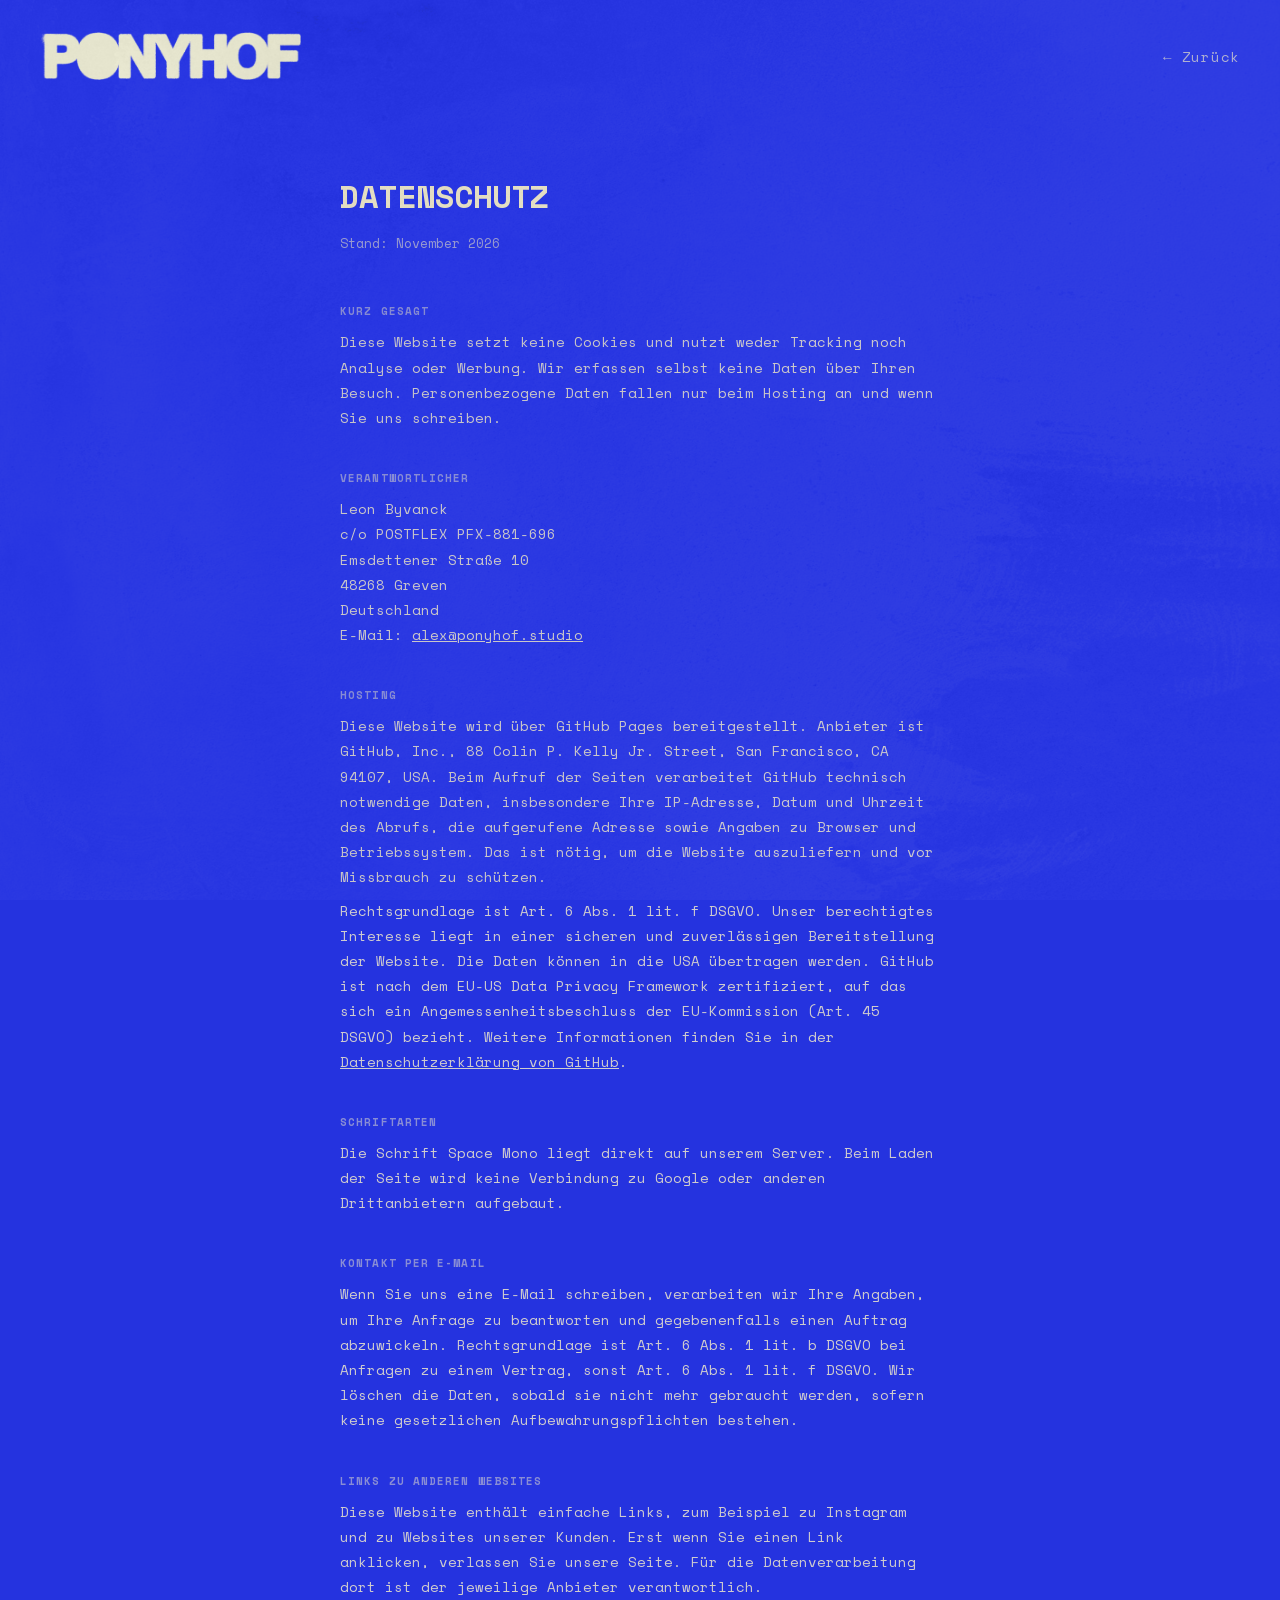
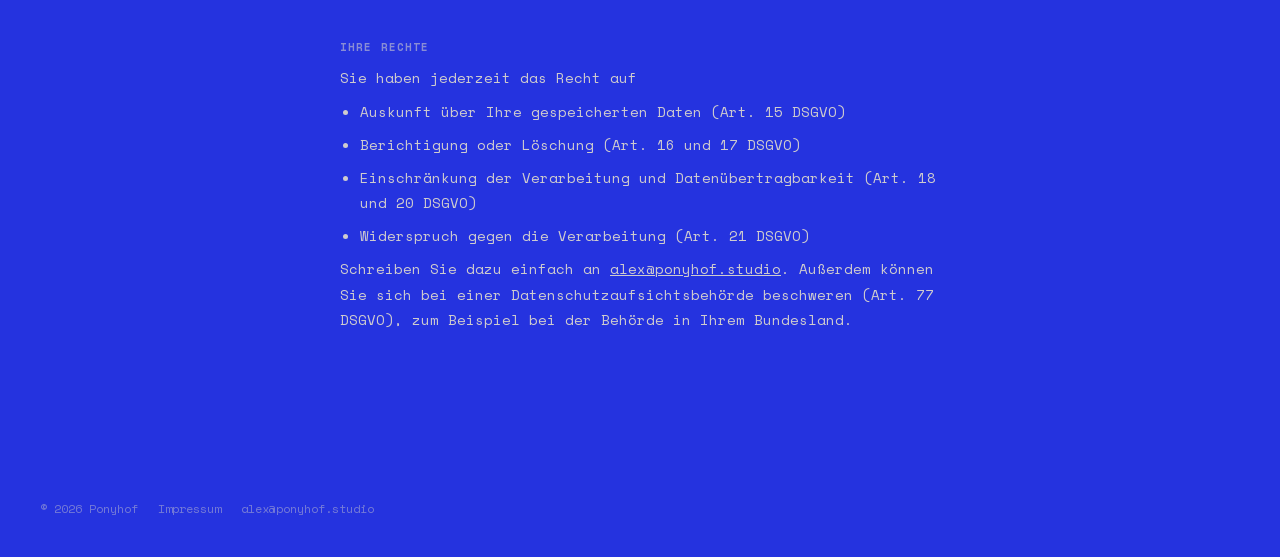
<file: datenschutz.html>
<!DOCTYPE html>
<html lang="de">
<head>
  <meta charset="UTF-8">
  <meta name="viewport" content="width=device-width, initial-scale=1.0">
  <title>Datenschutz | Ponyhof</title>
  <meta name="robots" content="noindex, follow">
  <link rel="canonical" href="https://ponyhof.studio/datenschutz">
  <link rel="icon" type="image/png" sizes="32x32" href="/favicon-32.png">
  <link rel="preload" href="/space-mono-400-latin.woff2" as="font" type="font/woff2" crossorigin>
  <link rel="preload" href="/space-mono-700-latin.woff2" as="font" type="font/woff2" crossorigin>
  <link rel="stylesheet" href="/fonts.css">
  <style>
    *, *::before, *::after { box-sizing: border-box; margin: 0; padding: 0; }
    :root { --blue: #2533DF; --cream: #EDE7CC; }
    html, body { background: var(--blue); color: var(--cream); font-family: 'Space Mono', 'Courier New', monospace; min-height: 100%; }
    body::after { content: ''; position: fixed; inset: 0; z-index: 9999; pointer-events: none; background: url('/texture.jpg') center center / cover no-repeat; opacity: 0.08; mix-blend-mode: luminosity; }
    nav { padding: 32px 40px; display: flex; align-items: center; justify-content: space-between; }
    .nav-logo { height: 48px; width: auto; display: block; }
    .nav-back { color: var(--cream); text-decoration: none; font-size: 14px; letter-spacing: 0.05em; opacity: 0.7; white-space: nowrap; }
    .nav-back:hover { opacity: 1; }
    .container { max-width: 680px; margin: 0 auto; padding: 60px 40px 120px; }
    h1 { font-size: 32px; font-weight: 700; text-transform: uppercase; letter-spacing: -0.03em; margin-bottom: 12px; }
    .intro { font-size: 13px; opacity: 0.6; margin-bottom: 48px; }
    h2 { font-size: 11px; text-transform: uppercase; letter-spacing: 0.1em; opacity: 0.5; margin-bottom: 10px; margin-top: 40px; }
    p, li { font-size: 14px; line-height: 1.8; opacity: 0.85; margin-bottom: 8px; }
    ul { padding-left: 20px; margin-bottom: 8px; }
    a { color: var(--cream); }
    footer { padding: 40px; font-size: 12px; opacity: 0.4; display: flex; gap: 20px; flex-wrap: wrap; }
    footer a { color: var(--cream); text-decoration: none; }
    @media (max-width: 600px) {
      nav { padding: 20px; }
      .nav-logo { height: 32px; }
      .container { padding: 40px 20px 80px; }
      footer { padding: 20px; }
    }
  </style>
</head>
<body>
  <nav>
    <a href="/"><img class="nav-logo" src="/logo.webp" alt="Ponyhof"></a>
    <a class="nav-back" href="/">← Zurück</a>
  </nav>

  <main class="container">
    <h1>Datenschutz</h1>
    <p class="intro">Stand: November 2026</p>

    <h2>Kurz gesagt</h2>
    <p>Diese Website setzt keine Cookies und nutzt weder Tracking noch Analyse oder Werbung. Wir erfassen selbst keine Daten über Ihren Besuch. Personenbezogene Daten fallen nur beim Hosting an und wenn Sie uns schreiben.</p>

    <h2>Verantwortlicher</h2>
    <p>Leon Byvanck<br>c/o POSTFLEX PFX-881-696<br>Emsdettener Straße 10<br>48268 Greven<br>Deutschland<br>E-Mail: <a href="mailto:alex@ponyhof.studio">alex@ponyhof.studio</a></p>

    <h2>Hosting</h2>
    <p>Diese Website wird über GitHub Pages bereitgestellt. Anbieter ist GitHub, Inc., 88 Colin P. Kelly Jr. Street, San Francisco, CA 94107, USA. Beim Aufruf der Seiten verarbeitet GitHub technisch notwendige Daten, insbesondere Ihre IP-Adresse, Datum und Uhrzeit des Abrufs, die aufgerufene Adresse sowie Angaben zu Browser und Betriebssystem. Das ist nötig, um die Website auszuliefern und vor Missbrauch zu schützen.</p>
    <p>Rechtsgrundlage ist Art. 6 Abs. 1 lit. f DSGVO. Unser berechtigtes Interesse liegt in einer sicheren und zuverlässigen Bereitstellung der Website. Die Daten können in die USA übertragen werden. GitHub ist nach dem EU-US Data Privacy Framework zertifiziert, auf das sich ein Angemessenheitsbeschluss der EU-Kommission (Art. 45 DSGVO) bezieht. Weitere Informationen finden Sie in der <a href="https://docs.github.com/de/site-policy/privacy-policies/github-general-privacy-statement" rel="noopener">Datenschutzerklärung von GitHub</a>.</p>

    <h2>Schriftarten</h2>
    <p>Die Schrift Space Mono liegt direkt auf unserem Server. Beim Laden der Seite wird keine Verbindung zu Google oder anderen Drittanbietern aufgebaut.</p>

    <h2>Kontakt per E-Mail</h2>
    <p>Wenn Sie uns eine E-Mail schreiben, verarbeiten wir Ihre Angaben, um Ihre Anfrage zu beantworten und gegebenenfalls einen Auftrag abzuwickeln. Rechtsgrundlage ist Art. 6 Abs. 1 lit. b DSGVO bei Anfragen zu einem Vertrag, sonst Art. 6 Abs. 1 lit. f DSGVO. Wir löschen die Daten, sobald sie nicht mehr gebraucht werden, sofern keine gesetzlichen Aufbewahrungspflichten bestehen.</p>

    <h2>Links zu anderen Websites</h2>
    <p>Diese Website enthält einfache Links, zum Beispiel zu Instagram und zu Websites unserer Kunden. Erst wenn Sie einen Link anklicken, verlassen Sie unsere Seite. Für die Datenverarbeitung dort ist der jeweilige Anbieter verantwortlich.</p>

    <h2>Ihre Rechte</h2>
    <p>Sie haben jederzeit das Recht auf</p>
    <ul>
      <li>Auskunft über Ihre gespeicherten Daten (Art. 15 DSGVO)</li>
      <li>Berichtigung oder Löschung (Art. 16 und 17 DSGVO)</li>
      <li>Einschränkung der Verarbeitung und Datenübertragbarkeit (Art. 18 und 20 DSGVO)</li>
      <li>Widerspruch gegen die Verarbeitung (Art. 21 DSGVO)</li>
    </ul>
    <p>Schreiben Sie dazu einfach an <a href="mailto:alex@ponyhof.studio">alex@ponyhof.studio</a>. Außerdem können Sie sich bei einer Datenschutzaufsichtsbehörde beschweren (Art. 77 DSGVO), zum Beispiel bei der Behörde in Ihrem Bundesland.</p>
  </main>

  <footer>
    <span>© 2026 Ponyhof</span>
    <a href="/impressum">Impressum</a>
    <a href="mailto:alex@ponyhof.studio">alex@ponyhof.studio</a>
  </footer>
</body>
</html>
</file>
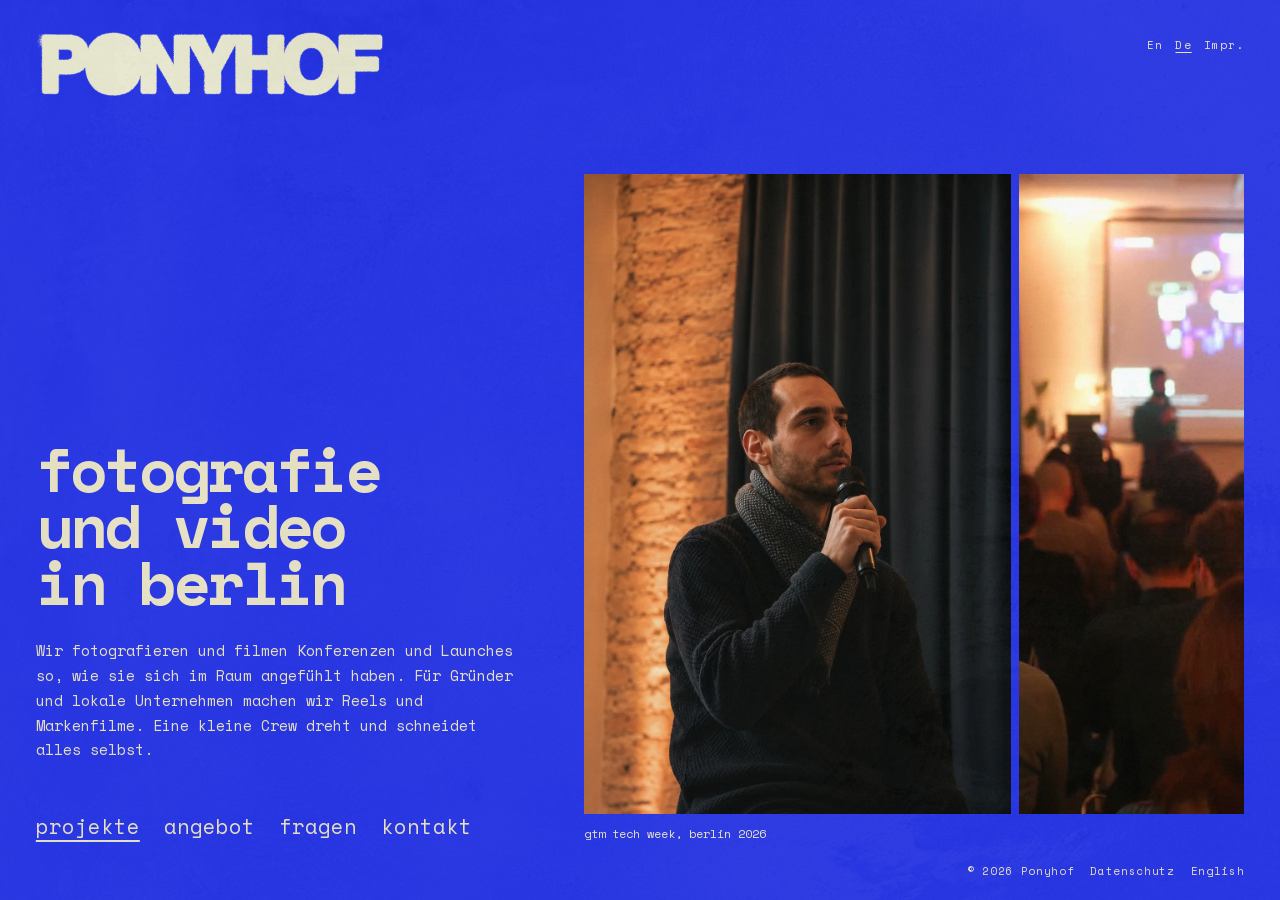
<file: de.html>
<!DOCTYPE html>
<html lang="de">
<head>
  <meta charset="UTF-8">
  <meta name="viewport" content="width=device-width, initial-scale=1.0">
  <title>Eventfotograf Berlin & Videoproduktion | Ponyhof</title>
  <meta name="description" content="Eventfotograf und Videoproduktion in Berlin. Ungestellte Fotos und Reels von Konferenzen, dazu Content für Gründer und Restaurants.">
  <meta name="robots" content="index, follow">
  <link rel="canonical" href="https://ponyhof.studio/de">
  <link rel="alternate" hreflang="en" href="https://ponyhof.studio/">
  <link rel="alternate" hreflang="de" href="https://ponyhof.studio/de">
  <link rel="alternate" hreflang="x-default" href="https://ponyhof.studio/">
  <meta property="og:type" content="website">
  <meta property="og:locale" content="de_DE">
  <meta property="og:url" content="https://ponyhof.studio/de">
  <meta property="og:title" content="Eventfotograf Berlin & Videoproduktion | Ponyhof">
  <meta property="og:description" content="Ungestellte Event Fotos, Reels und Filme aus Berlin. Unsere Reels für St. Pauli KICKZ kamen auf über 6 Millionen organische Aufrufe.">
  <meta property="og:image" content="https://ponyhof.studio/og-image.jpg">
  <meta property="og:image:width" content="1200">
  <meta property="og:image:height" content="630">
  <meta name="twitter:card" content="summary_large_image">
  <meta name="twitter:image" content="https://ponyhof.studio/og-image.jpg">
  <script type="application/ld+json">
{
  "@context": "https://schema.org",
  "@graph": [
    {
      "@type": "ProfessionalService",
      "@id": "https://ponyhof.studio/#business",
      "name": "Ponyhof",
      "url": "https://ponyhof.studio/",
      "logo": "https://ponyhof.studio/favicon.png",
      "image": "https://ponyhof.studio/og-image.jpg",
      "email": "alex@ponyhof.studio",
      "description": "Foto und Videostudio in Berlin für Eventfotografie, Konferenzvideo und Content für Gründer und Restaurants.",
      "address": {
        "@type": "PostalAddress",
        "addressLocality": "Berlin",
        "addressCountry": "DE"
      },
      "areaServed": [
        {
          "@type": "City",
          "name": "Berlin"
        },
        {
          "@type": "Country",
          "name": "Deutschland"
        }
      ],
      "knowsLanguage": [
        "de",
        "en"
      ],
      "sameAs": [
        "https://www.instagram.com/ponyhof.studio/"
      ],
      "hasOfferCatalog": {
        "@type": "OfferCatalog",
        "name": "Pakete",
        "itemListElement": [
          {
            "@type": "OfferCatalog",
            "name": "Events",
            "itemListElement": [
              {
                "@type": "Offer",
                "itemOffered": {
                  "@type": "Service",
                  "name": "Cover: Events",
                  "description": "4 Stunden mit einer Person vor Ort. 60 Fotos, 3 Reels, 2 Carousels und ein Story Set, alles innerhalb von 48 Stunden."
                }
              },
              {
                "@type": "Offer",
                "itemOffered": {
                  "@type": "Service",
                  "name": "Live: Events",
                  "description": "Ganzer Tag mit einer Person. 120 Fotos, 4 Reels, 3 Carousels und ein Film von 90 Sekunden. Der Recap ist online, bevor die letzte Session beginnt."
                }
              },
              {
                "@type": "Offer",
                "itemOffered": {
                  "@type": "Service",
                  "name": "Signature: Events",
                  "description": "Ganzer Tag mit zwei Personen. 120 Fotos, 6 Reels, der Film und der Recap am selben Tag. Alles innerhalb von 24 Stunden."
                }
              }
            ]
          },
          {
            "@type": "OfferCatalog",
            "name": "Gründer",
            "itemListElement": [
              {
                "@type": "Offer",
                "itemOffered": {
                  "@type": "Service",
                  "name": "Portrait: Gründer",
                  "description": "Eine Session von 90 Minuten für 10 Headshots, dazu ein Reel und ein Carousel."
                }
              },
              {
                "@type": "Offer",
                "itemOffered": {
                  "@type": "Service",
                  "name": "Interview: Gründer",
                  "description": "Monatlich. Eine Studiosession von 2 Stunden wird zu 8 Reels und einem Schnitt von 4 Minuten. Mindestens 3 Monate."
                }
              },
              {
                "@type": "Offer",
                "itemOffered": {
                  "@type": "Service",
                  "name": "Authority: Gründer",
                  "description": "Monatlich. Zwei Sessions, daraus 12 Reels, 4 Carousels, eine Podcast Folge und ein Schnitt von 4 Minuten. Mindestens 3 Monate."
                }
              }
            ]
          },
          {
            "@type": "OfferCatalog",
            "name": "Gastronomie",
            "itemListElement": [
              {
                "@type": "Offer",
                "itemOffered": {
                  "@type": "Service",
                  "name": "Look: Gastronomie",
                  "description": "Ein halber Tag vor Ort. 25 Fotos, 2 Reels, ein Carousel und ein Story Set."
                }
              },
              {
                "@type": "Offer",
                "itemOffered": {
                  "@type": "Service",
                  "name": "Story: Gastronomie",
                  "description": "Ein ganzer Tag vor Ort. 50 Fotos und 5 Reels, dazu ein Film von 60 Sekunden und Portraits von Inhaber oder Küchenchef."
                }
              },
              {
                "@type": "Offer",
                "itemOffered": {
                  "@type": "Service",
                  "name": "Monatlich: Gastronomie",
                  "description": "Ein Dreh von 4 Stunden pro Monat. 15 Fotos, 8 Reels, 4 Carousels und 4 Story Sets. Mindestens 3 Monate."
                }
              }
            ]
          }
        ]
      }
    },
    {
      "@type": "WebPage",
      "@id": "https://ponyhof.studio/de",
      "url": "https://ponyhof.studio/de",
      "name": "Eventfotograf Berlin & Videoproduktion | Ponyhof",
      "inLanguage": "de",
      "about": {
        "@id": "https://ponyhof.studio/#business"
      }
    },
    {
      "@type": "FAQPage",
      "@id": "https://ponyhof.studio/de#fragen",
      "inLanguage": "de",
      "mainEntity": [
        {
          "@type": "Question",
          "name": "Ist Video dabei?",
          "acceptedAnswer": {
            "@type": "Answer",
            "text": "Ja. In jedem Paket stecken Reels, und bei Live und Signature kommt ein Film von 90 Sekunden dazu."
          }
        },
        {
          "@type": "Question",
          "name": "Wo dürfen wir alles nutzen?",
          "acceptedAnswer": {
            "@type": "Answer",
            "text": "Auf eurer Website und euren Social Media Kanälen. Die Nutzung in bezahlter Werbung berechnen wir extra."
          }
        },
        {
          "@type": "Question",
          "name": "Wie lange binden wir uns?",
          "acceptedAnswer": {
            "@type": "Answer",
            "text": "Einzelne Drehs haben keine Mindestlaufzeit. Monatliche Pakete laufen mindestens 3 Monate."
          }
        },
        {
          "@type": "Question",
          "name": "Kommt ihr auch außerhalb von Berlin?",
          "acceptedAnswer": {
            "@type": "Answer",
            "text": "Ja. Wir sind in Berlin und drehen in ganz Deutschland und Europa. Reisekosten rechnen wir pro Auftrag ab."
          }
        }
      ]
    }
  ]
}
  </script>
  <link rel="icon" type="image/png" sizes="32x32" href="/favicon-32.png">
  <link rel="preload" href="/space-mono-400-latin.woff2" as="font" type="font/woff2" crossorigin>
  <link rel="preload" href="/space-mono-700-latin.woff2" as="font" type="font/woff2" crossorigin>
  <link rel="stylesheet" href="/fonts.css">
  <style>
    *, *::before, *::after { box-sizing: border-box; margin: 0; padding: 0; }
    :root {
      --blue: #2533DF;
      --cream: #EDE7CC;
      --pad: clamp(20px, 2.8vw, 40px);
    }
    html { background: var(--blue); }
    body {
      background: var(--blue); color: var(--cream);
      font-family: 'Space Mono', 'Courier New', monospace;
      font-size: 15px; line-height: 1.65;
      -webkit-font-smoothing: antialiased;
    }
    body::after {
      content: ''; position: fixed; inset: 0; z-index: 9999; pointer-events: none;
      background: url('/texture.jpg') center center / cover no-repeat;
      opacity: 0.08; mix-blend-mode: luminosity;
    }
    a { color: var(--cream); text-underline-offset: 4px; text-decoration-thickness: 1px; }
    a:hover { text-decoration-thickness: 2px; }
    :focus-visible { outline: 2px solid var(--cream); outline-offset: 4px; }
    p, dd { text-wrap: pretty; }
    h1, h2 { text-wrap: balance; }

    /* top bar, same as the homepage: logo left, small links right */
    .top { display: flex; justify-content: space-between; align-items: flex-start; padding: 32px var(--pad); }
    .top img { height: 64px; width: auto; display: block; }
    .meta { display: flex; gap: 12px; font-size: 11px; letter-spacing: 0.1em; padding-top: 4px; }
    .meta a { text-decoration: none; }
    .meta a:hover, .meta a:focus-visible, .meta [aria-current] { text-decoration: underline; text-underline-offset: 3px; }

    /* intro */
    .intro { padding: 48px var(--pad) 56px; }
    h1 {
      font-size: clamp(48px, 6.6vw, 112px); line-height: 0.92; letter-spacing: -0.06em;
      font-weight: 700; text-transform: lowercase; max-width: 12ch;
    }
    .intro p { max-width: 30rem; margin-top: 28px; }
    .tabs { display: none; }

    /* panels: plain flow by default (phones, no script) */
    .panel { padding: 0 var(--pad) 88px; }
    .panel > h2, .panel .wrap > h2 { font-size: 28px; line-height: 1.1; letter-spacing: -0.04em; margin-bottom: 24px; }

    .strip {
      display: flex; gap: 12px; overflow-x: auto; scrollbar-width: none;
      margin-right: calc(var(--pad) * -1); padding-right: var(--pad);
      scroll-snap-type: x proximity; overscroll-behavior-x: contain;
    }
    .strip::-webkit-scrollbar { display: none; }
    .strip { gap: 40px; }
    .roll { flex: none; scroll-snap-align: start; }
    .frames { display: flex; gap: 8px; }
    .frames img, .frames video { display: block; height: 380px; width: auto; background: #1c27b5; }
    .frames video { aspect-ratio: 9 / 16; object-fit: cover; }
    .group { font-size: 15px; font-weight: 700; margin: 0 0 10px; }
    .rows + .group { margin-top: 28px; }
    .strip figcaption { font-size: 12px; margin-top: 10px; }
    .strip figcaption a { text-decoration: none; }
    .strip figcaption a:hover, .strip figcaption a:focus-visible { text-decoration: underline; }

    .rows { border-top: 1px solid var(--cream); }
    .row {
      display: grid; grid-template-columns: minmax(0, 2fr) minmax(0, 3fr); gap: 4px 32px;
      padding: 16px 0; border-bottom: 1px solid var(--cream);
    }
    .row dt { font-weight: 700; }
    .notes { margin-top: 20px; max-width: 34rem; }
    .notes p + p { margin-top: 8px; }

    .contact p { max-width: 30rem; }
    .mail {
      display: inline-block; margin-top: 16px;
      font-size: clamp(28px, 6vw, 104px); line-height: 1; letter-spacing: -0.06em; font-weight: 700;
      text-decoration: none; overflow-wrap: anywhere;
    }
    .mail:hover, .mail:focus-visible { text-decoration: underline; text-decoration-thickness: 3px; text-underline-offset: 10px; }

    .end { display: flex; flex-wrap: wrap; gap: 8px 24px; padding: 24px var(--pad) 32px; font-size: 12px; border-top: 1px solid var(--cream); }
    .end a { text-decoration: none; }
    .end a:hover, .end a:focus-visible { text-decoration: underline; }

    @media (max-width: 900px) {
      .top { padding: 20px var(--pad); }
      .top img { height: 30px; }
      .row { grid-template-columns: 1fr; }
      .frames img, .frames video { height: 300px; }
    }

    /* desktop stage: one fixed screen like the homepage, panels swap in place */
    html.stage, html.stage body { height: 100%; overflow: hidden; }
    html.stage .top { position: fixed; inset: 0 0 auto 0; z-index: 10; }
    html.stage main {
      height: 100vh; display: grid;
      grid-template-columns: minmax(400px, 5fr) minmax(0, 7fr);
      column-gap: clamp(32px, 4vw, 72px);
      padding: 168px 0 56px var(--pad);
    }
    html.stage .intro { padding: 0; display: flex; flex-direction: column; justify-content: flex-end; }
    html.stage h1 { font-size: clamp(44px, 4.8vw, 88px); }
    html.stage .tabs {
      display: flex; flex-wrap: wrap; gap: 4px 24px; margin-top: 48px;
      font-size: clamp(18px, 1.6vw, 26px);
    }
    .tabs button {
      font: inherit; color: var(--cream); background: none; border: 0; cursor: pointer;
      padding: 0; text-transform: lowercase; text-underline-offset: 6px;
    }
    .tabs button:hover { text-decoration: underline; text-decoration-thickness: 1px; }
    .tabs button[aria-selected="true"] { text-decoration: underline; text-decoration-thickness: 2px; }

    html.stage .panels { position: relative; min-height: 0; }
    html.stage .panel {
      position: absolute; inset: 0; padding: 0 var(--pad) 0 0;
      display: flex; flex-direction: column; justify-content: flex-end;
      opacity: 0; visibility: hidden; transition: opacity 0.35s ease, visibility 0s linear 0.35s;
    }
    html.stage .panel.active { opacity: 1; visibility: visible; transition: opacity 0.35s ease; }
    html.stage .panel > h2, html.stage .panel .wrap > h2 {
      position: absolute; width: 1px; height: 1px; overflow: hidden; clip-path: inset(50%); white-space: nowrap;
    }
    html.stage #photos { padding-right: 0; }
    html.stage .strip { height: 100%; align-items: flex-end; margin-right: 0; scroll-snap-type: none; }
    html.stage .strip { gap: 56px; }
    html.stage .roll { height: 100%; display: flex; flex-direction: column; justify-content: flex-end; }
    html.stage .frames { height: calc(100% - 30px); max-height: 640px; align-items: flex-end; }
    html.stage .frames img, html.stage .frames video { height: 100%; }
    @media (max-height: 820px) { html.stage .row { padding: 9px 0; font-size: 13px; line-height: 1.5; } html.stage .rows + .group { margin-top: 18px; } }
    html.stage .roll:last-child { padding-right: var(--pad); }
    html.stage .row { grid-template-columns: minmax(0, 1fr) minmax(0, 2fr); padding: 14px 0; }
    html.stage .panel .wrap { max-width: 760px; }
    html.stage .mail { font-size: clamp(32px, 4.4vw, 76px); white-space: nowrap; }
    html.stage .end {
      position: fixed; right: var(--pad); bottom: 20px; border: 0; padding: 0; z-index: 10;
      font-size: 11px; letter-spacing: 0.06em; gap: 16px;
    }

    html:not(.stage) .groups > div + div { margin-top: 32px; }
    html.stage #angebot .wrap { max-width: none; }
    html.stage .groups { display: grid; grid-template-columns: 1fr 1fr; gap: 0 40px; }
    html.stage .groups-3 { grid-template-columns: 1fr 1fr 1fr; gap: 0 28px; }
    html.stage .groups { align-items: start; }
    @media (max-height: 820px) {
      html.stage .groups.groups-3 .row { padding: 6px 0; }
      html.stage .groups.groups-3 dd { font-size: 12px; line-height: 1.45; }
      html.stage .groups.groups-3 .group { margin-bottom: 6px; }
    }
    html.stage .groups .row { grid-template-columns: 1fr; padding: 10px 0; }
    html.stage .groups .rows + .group { margin-top: 0; }
    html.stage .groups dd { font-size: 13px; line-height: 1.55; }
    @media (prefers-reduced-motion: reduce) {
      html.stage .panel, html.stage .panel.active { transition: none; }
    }
  </style>
</head>
<body>
  <header class="top">
    <a href="/"><img src="/logo.webp" alt="Ponyhof Startseite"></a>
    <nav class="meta" aria-label="Sprache und Rechtliches">
      <a href="/" lang="en" hreflang="en">En</a>
      <a href="/de" aria-current="page">De</a>
      <a href="/impressum">Impr.</a>
    </nav>
  </header>

  <main>
    <section class="intro">
      <h1>Fotografie und Video in Berlin</h1>
      <p>Wir fotografieren und filmen Konferenzen und Launches so, wie sie sich im Raum angefühlt haben. Für Gründer und lokale Unternehmen machen wir Reels und Markenfilme. Eine kleine Crew dreht und schneidet alles selbst.</p>
      <div class="tabs" role="tablist" aria-label="Bereiche">
        <button role="tab" id="tab-projekte" aria-controls="projekte" aria-selected="true">projekte</button>
        <button role="tab" id="tab-angebot" aria-controls="angebot" aria-selected="false" tabindex="-1">angebot</button>
        <button role="tab" id="tab-fragen" aria-controls="fragen" aria-selected="false" tabindex="-1">fragen</button>
        <button role="tab" id="tab-kontakt" aria-controls="kontakt" aria-selected="false" tabindex="-1">kontakt</button>
      </div>
    </section>

    <div class="panels">
      <section class="panel active" id="projekte" role="tabpanel" aria-labelledby="tab-projekte">
        <h2>Projekte</h2>
        <div class="strip" tabindex="0" aria-label="Projekte, seitlich scrollen">
          <figure class="roll">
            <div class="frames">
              <img src="/gtm-106.webp" alt="Speaker mit Mikrofon vor Publikum bei der GTM Tech Week Berlin" width="1024" height="1536" fetchpriority="high">
              <video src="/gtm-reel.mp4" poster="/gtm-reel-poster.jpg" width="720" height="1280" muted loop playsinline preload="none" aria-label="Recap Reel der GTM Tech Week Berlin mit Talks und vollem Raum"></video>
              <img src="/gtm-107.webp" alt="Publikum mit Laptops hört bei der GTM Tech Week Berlin zu" width="1086" height="1448">
            </div>
            <figcaption><a href="/gtm-tech-week">gtm tech week, berlin 2026</a></figcaption>
          </figure>
          <figure class="roll">
            <div class="frames">
              <video src="/kickz-v1.mp4" poster="/kickz-v1-poster.jpg" width="720" height="1280" muted loop playsinline preload="none" aria-label="Reel für St. Pauli KICKZ: pinke adidas Basketballschuhe auf dem Court"></video>
              <img src="/kickz-d.webp" alt="Spieler von St. Pauli KICKZ zieht bei einem FIBA 3x3 Turnier zum Korb" width="1104" height="1476" loading="lazy">
              <video src="/adidas-chapter.mp4" poster="/adidas-chapter-poster.jpg" width="360" height="640" muted loop playsinline preload="none" aria-label="adidas Chapter Collection Film mit Spielern von St. Pauli KICKZ auf St. Pauli"></video>
            </div>
            <figcaption><a href="/kickz">st. pauli kickz 3x3 und adidas, über 6 millionen organische reels aufrufe</a></figcaption>
          </figure>
          <figure class="roll">
            <div class="frames">
              <img src="/rfm60.webp" alt="Lachendes Publikum bei einem Panel der Konferenz des Rat für Migration in Berlin" width="1024" height="683" loading="lazy">
              <img src="/rfm62.webp" alt="Gäste im Gespräch zwischen zwei Sessions beim Rat für Migration" width="683" height="1024" loading="lazy">
            </div>
            <figcaption><a href="/rat-fuer-migration">rat für migration, konferenz über drei tage, berlin 2025</a></figcaption>
          </figure>
          <figure class="roll">
            <div class="frames">
              <video src="/lovelee-video.mp4" poster="/lovelee-video-poster.jpg" width="720" height="1280" muted loop playsinline preload="none" aria-label="Musikvideo für Lovelee: die Künstlerin auf einer Rolltreppe in einem gefliesten Bahnhof"></video>
              <img src="/lovelee1.webp" alt="Portrait der Künstlerin Lovelee vor violettem Hintergrund" width="1600" height="1600" loading="lazy">
            </div>
            <figcaption><a href="/lovelee">lovelee, über 2,1 millionen organische aufrufe</a></figcaption>
          </figure>
        </div>
      </section>

      <section class="panel" id="angebot" role="tabpanel" aria-labelledby="tab-angebot">
        <div class="wrap">
          <h2>Was ihr buchen könnt</h2>
          <div class="groups groups-3">
            <div>
              <h3 class="group">Events</h3>
              <dl class="rows">
                <div class="row"><dt>Cover</dt><dd>4 Stunden mit einer Person vor Ort. 60 Fotos, 3 Reels, 2 Carousels und ein Story Set, alles innerhalb von 48 Stunden.</dd></div>
                <div class="row"><dt>Live</dt><dd>Ganzer Tag mit einer Person. 120 Fotos, 4 Reels, 3 Carousels und ein Film von 90 Sekunden. Der Recap ist online, bevor die letzte Session beginnt.</dd></div>
                <div class="row"><dt>Signature</dt><dd>Ganzer Tag mit zwei Personen. 120 Fotos, 6 Reels, der Film und der Recap am selben Tag. Alles innerhalb von 24 Stunden.</dd></div>
              </dl>
            </div>
            <div>
              <h3 class="group">Gründer</h3>
              <dl class="rows">
                <div class="row"><dt>Portrait</dt><dd>Eine Session von 90 Minuten für 10 Headshots, dazu ein Reel und ein Carousel.</dd></div>
                <div class="row"><dt>Interview</dt><dd>Monatlich. Eine Studiosession von 2 Stunden wird zu 8 Reels und einem Schnitt von 4 Minuten. Mindestens 3 Monate.</dd></div>
                <div class="row"><dt>Authority</dt><dd>Monatlich. Zwei Sessions, daraus 12 Reels, 4 Carousels, eine Podcast Folge und ein Schnitt von 4 Minuten. Mindestens 3 Monate.</dd></div>
              </dl>
            </div>
            <div>
              <h3 class="group">Gastronomie</h3>
              <dl class="rows">
                <div class="row"><dt>Look</dt><dd>Ein halber Tag vor Ort. 25 Fotos, 2 Reels, ein Carousel und ein Story Set.</dd></div>
                <div class="row"><dt>Story</dt><dd>Ein ganzer Tag vor Ort. 50 Fotos und 5 Reels, dazu ein Film von 60 Sekunden und Portraits von Inhaber oder Küchenchef.</dd></div>
                <div class="row"><dt>Monatlich</dt><dd>Ein Dreh von 4 Stunden pro Monat. 15 Fotos, 8 Reels, 4 Carousels und 4 Story Sets. Mindestens 3 Monate.</dd></div>
              </dl>
            </div>
          </div>
          <div class="notes">
            <p>Preise gibt es auf Anfrage. Mehr zu <a href="/event-photography-berlin" hreflang="en">Eventfotografie</a> und <a href="/commercial-video-berlin" hreflang="en">Videoproduktion</a> findet ihr auf Englisch.</p>
          </div>
        </div>
      </section>

      <section class="panel" id="fragen" role="tabpanel" aria-labelledby="tab-fragen">
        <div class="wrap">
          <h2>Fragen</h2>
          <dl class="rows">
            <div class="row"><dt>Ist Video dabei?</dt><dd>Ja. In jedem Paket stecken Reels, und bei Live und Signature kommt ein Film von 90 Sekunden dazu.</dd></div>
            <div class="row"><dt>Wo dürfen wir alles nutzen?</dt><dd>Auf eurer Website und euren Social Media Kanälen. Die Nutzung in bezahlter Werbung berechnen wir extra.</dd></div>
            <div class="row"><dt>Wie lange binden wir uns?</dt><dd>Einzelne Drehs haben keine Mindestlaufzeit. Monatliche Pakete laufen mindestens 3 Monate.</dd></div>
            <div class="row"><dt>Kommt ihr auch außerhalb von Berlin?</dt><dd>Ja. Wir sind in Berlin und drehen in ganz Deutschland und Europa. Reisekosten rechnen wir pro Auftrag ab.</dd></div>
          </dl>
        </div>
      </section>

      <section class="panel contact" id="kontakt" role="tabpanel" aria-labelledby="tab-kontakt">
        <div class="wrap">
          <h2>Kontakt</h2>
          <p>Schickt uns Datum und Ort oder kurz, was ihr vorhabt. Wir antworten werktags innerhalb von 2 Stunden.</p>
          <a class="mail" href="mailto:alex@ponyhof.studio?subject=Anfrage&body=Was%3A%20%0AWann%3A%20%0AWo%3A%20">alex@ponyhof.studio</a>
        </div>
      </section>
    </div>
  </main>

  <footer class="end">
    <span>© 2026 Ponyhof</span>
    <a href="/datenschutz">Datenschutz</a>
    <a href="/" lang="en" hreflang="en">English</a>
  </footer>

  <script>
    (function stage() {
      const root = document.documentElement;
      const desktop = matchMedia('(min-width: 901px) and (min-height: 620px) and (pointer: fine)');
      const tabs = [...document.querySelectorAll('[role="tab"]')];
      const panels = tabs.map(t => document.getElementById(t.getAttribute('aria-controls')));
      const strip = document.querySelector('.strip');
      let index = Math.max(0, panels.findIndex(p => '#' + p.id === location.hash));
      let wheelSum = 0, lockedUntil = 0;

      function show(i, moveFocus) {
        index = Math.max(0, Math.min(panels.length - 1, i));
        const on = root.classList.contains('stage');
        tabs.forEach((tab, k) => {
          const active = k === index;
          tab.setAttribute('aria-selected', active);
          tab.tabIndex = active ? 0 : -1;
          panels[k].classList.toggle('active', active);
          panels[k].inert = on && !active;
        });
        if (on) history.replaceState(null, '', index ? '#' + panels[index].id : location.pathname);
        if (moveFocus) tabs[index].focus();
        document.dispatchEvent(new Event('panelchange'));
      }

      function apply() {
        root.classList.toggle('stage', desktop.matches);
        if (!desktop.matches) panels.forEach(p => { p.inert = false; });
        show(index);
      }

      tabs.forEach((tab, k) => tab.addEventListener('click', () => show(k)));
      document.querySelector('[role="tablist"]').addEventListener('keydown', e => {
        if (e.key === 'ArrowRight') { e.preventDefault(); show(index + 1, true); }
        if (e.key === 'ArrowLeft') { e.preventDefault(); show(index - 1, true); }
      });

      // scrolling stays on one screen: first it moves the photos sideways, then it steps to the next panel
      window.addEventListener('wheel', e => {
        if (!root.classList.contains('stage')) return;
        e.preventDefault();
        const d = Math.abs(e.deltaY) >= Math.abs(e.deltaX) ? e.deltaY : e.deltaX;
        if (panels[index].id === 'projekte') {
          const max = strip.scrollWidth - strip.clientWidth;
          if ((d > 0 && strip.scrollLeft < max - 1) || (d < 0 && strip.scrollLeft > 1)) {
            strip.scrollLeft += d;
            lockedUntil = Date.now() + 450;
            return;
          }
        }
        if (Date.now() < lockedUntil) return;
        wheelSum += d;
        if (Math.abs(wheelSum) > 60) {
          show(index + (wheelSum > 0 ? 1 : -1));
          wheelSum = 0;
          lockedUntil = Date.now() + 800;
        }
      }, { passive: false });

      document.addEventListener('keydown', e => {
        if (!root.classList.contains('stage') || e.target.closest('[role="tablist"], .strip')) return;
        if (['ArrowDown', 'PageDown'].includes(e.key)) { e.preventDefault(); show(index + 1); }
        if (['ArrowUp', 'PageUp'].includes(e.key)) { e.preventDefault(); show(index - 1); }
      });

      // videos play silently only while they are on screen, and never with reduced motion
      const still = matchMedia('(prefers-reduced-motion: reduce)');
      const vids = [...document.querySelectorAll('.frames video')];
      if (!still.matches && 'IntersectionObserver' in window) {
        const sync = v => {
          if (v._onScreen && !v.closest('[inert]')) { v.preload = 'auto'; v.play().catch(() => {}); } else v.pause();
        };
        const io = new IntersectionObserver(entries => entries.forEach(en => {
          en.target._onScreen = en.isIntersecting; sync(en.target);
        }), { threshold: 0.25 });
        vids.forEach(v => io.observe(v));
        document.addEventListener('panelchange', () => vids.forEach(sync));
      }

      desktop.addEventListener('change', apply);
      apply();
    })();
  </script>
</body>
</html>
</file>
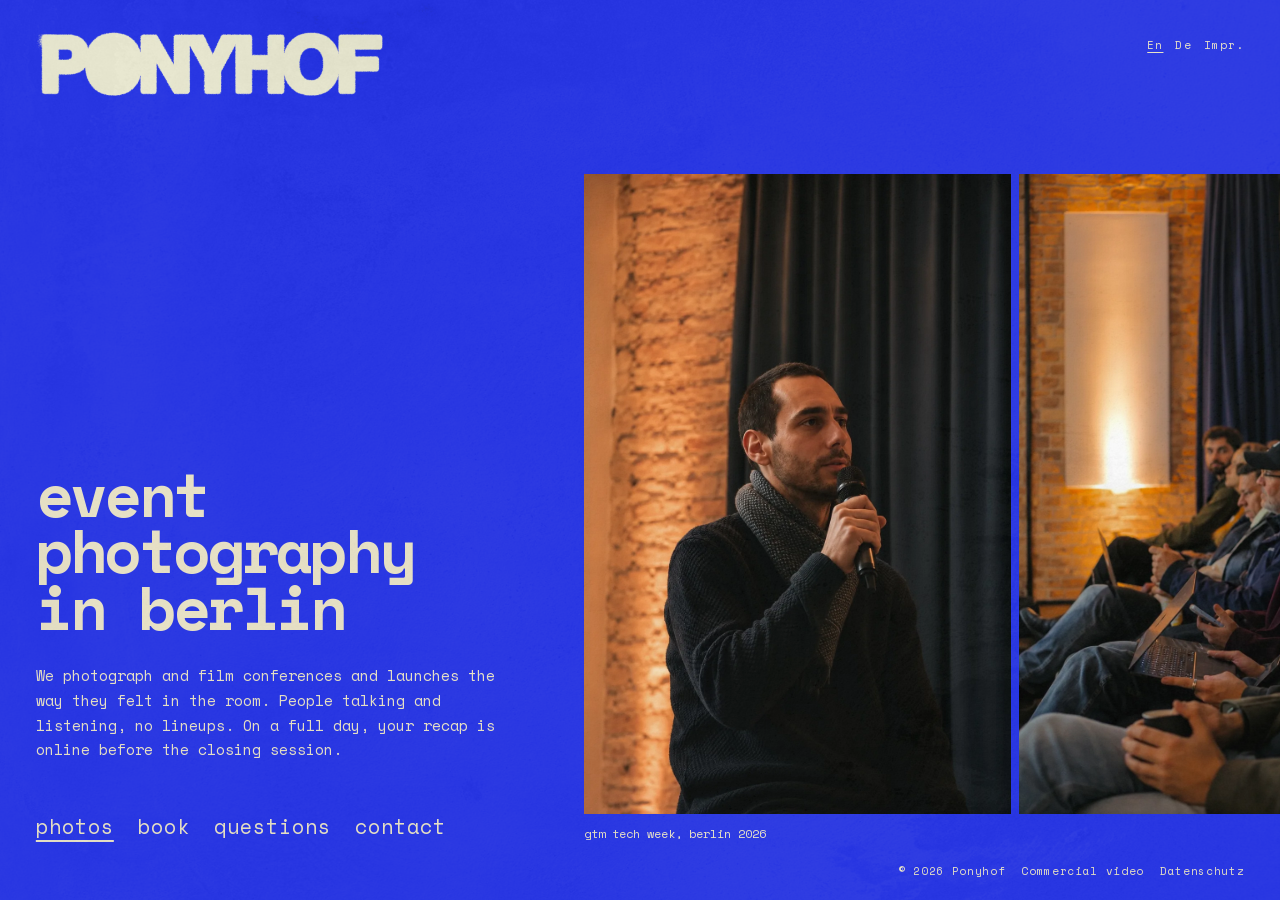
<file: event-photography-berlin.html>
<!DOCTYPE html>
<html lang="en">
<head>
  <meta charset="UTF-8">
  <meta name="viewport" content="width=device-width, initial-scale=1.0">
  <title>Event Photographer Berlin | Conference Photo & Video | Ponyhof</title>
  <meta name="description" content="Berlin event photographer and conference videographer. Candid photos and reels of conferences and launches, with a recap online before the closing session.">
  <meta name="robots" content="index, follow">
  <link rel="canonical" href="https://ponyhof.studio/event-photography-berlin">
  <meta property="og:type" content="website">
  <meta property="og:url" content="https://ponyhof.studio/event-photography-berlin">
  <meta property="og:title" content="Event Photographer Berlin | Conference Photo & Video | Ponyhof">
  <meta property="og:description" content="Candid event photography and conference video in Berlin. A recap online before the closing session.">
  <meta property="og:image" content="https://ponyhof.studio/og-image.jpg">
  <meta property="og:image:width" content="1200">
  <meta property="og:image:height" content="630">
  <meta name="twitter:card" content="summary_large_image">
  <meta name="twitter:image" content="https://ponyhof.studio/og-image.jpg">
  <script type="application/ld+json">
{
  "@context": "https://schema.org",
  "@graph": [
    {
      "@type": "Service",
      "@id": "https://ponyhof.studio/event-photography-berlin#service",
      "name": "Event Photography Berlin",
      "serviceType": "Event photography and conference video",
      "provider": {
        "@type": "ProfessionalService",
        "@id": "https://ponyhof.studio/#business",
        "name": "Ponyhof",
        "url": "https://ponyhof.studio/",
        "email": "alex@ponyhof.studio",
        "address": {
          "@type": "PostalAddress",
          "addressLocality": "Berlin",
          "addressCountry": "DE"
        },
        "sameAs": [
          "https://www.instagram.com/ponyhof.studio/"
        ]
      },
      "areaServed": [
        {
          "@type": "City",
          "name": "Berlin"
        },
        {
          "@type": "Country",
          "name": "Germany"
        }
      ],
      "description": "Candid event photography and short form video for conferences and launches in Berlin. On a full day, a recap is online before the closing session.",
      "hasOfferCatalog": {
        "@type": "OfferCatalog",
        "name": "Conference packages",
        "itemListElement": [
          {
            "@type": "Offer",
            "itemOffered": {
              "@type": "Service",
              "name": "Cover: event photo and video package",
              "description": "4 hours with one operator. 60 edited photos, 3 reels, 2 carousels and a story set, delivered within 48 hours."
            }
          },
          {
            "@type": "Offer",
            "itemOffered": {
              "@type": "Service",
              "name": "Live: event photo and video package",
              "description": "Full day with one operator. 120 edited photos, 4 reels, 3 carousels and 3 story sets plus a 90 second film. Recap online before the closing session, the rest within 24 hours."
            }
          },
          {
            "@type": "Offer",
            "itemOffered": {
              "@type": "Service",
              "name": "Signature: event photo and video package",
              "description": "Full day with two operators. 120 edited photos, 6 reels, 4 carousels and 4 story sets plus a 90 second film and a same day recap, delivered within 24 hours."
            }
          }
        ]
      }
    },
    {
      "@type": "FAQPage",
      "@id": "https://ponyhof.studio/event-photography-berlin#faq",
      "mainEntity": [
        {
          "@type": "Question",
          "name": "Is video included?",
          "acceptedAnswer": {
            "@type": "Answer",
            "text": "Yes. Every package comes with reels, and Live and Signature add a 90 second film."
          }
        },
        {
          "@type": "Question",
          "name": "Where can we use everything?",
          "acceptedAnswer": {
            "@type": "Answer",
            "text": "On your website and your social channels. Use in paid ads is priced separately."
          }
        },
        {
          "@type": "Question",
          "name": "What about people who don't want to be in photos?",
          "acceptedAnswer": {
            "@type": "Answer",
            "text": "We bring a consent form for anyone clearly recognisable, and we leave out people who say no."
          }
        },
        {
          "@type": "Question",
          "name": "Do you travel outside Berlin?",
          "acceptedAnswer": {
            "@type": "Answer",
            "text": "Yes. We are based in Berlin and shoot across Germany and Europe. Travel is quoted per job."
          }
        }
      ]
    },
    {
      "@type": "BreadcrumbList",
      "itemListElement": [
        {
          "@type": "ListItem",
          "position": 1,
          "name": "Ponyhof",
          "item": "https://ponyhof.studio/"
        },
        {
          "@type": "ListItem",
          "position": 2,
          "name": "Event photography Berlin",
          "item": "https://ponyhof.studio/event-photography-berlin"
        }
      ]
    }
  ]
}
  </script>
  <link rel="icon" type="image/png" sizes="32x32" href="/favicon-32.png">
  <link rel="preload" href="/space-mono-400-latin.woff2" as="font" type="font/woff2" crossorigin>
  <link rel="preload" href="/space-mono-700-latin.woff2" as="font" type="font/woff2" crossorigin>
  <link rel="stylesheet" href="/fonts.css">
  <style>
    *, *::before, *::after { box-sizing: border-box; margin: 0; padding: 0; }
    :root {
      --blue: #2533DF;
      --cream: #EDE7CC;
      --pad: clamp(20px, 2.8vw, 40px);
    }
    html { background: var(--blue); }
    body {
      background: var(--blue); color: var(--cream);
      font-family: 'Space Mono', 'Courier New', monospace;
      font-size: 15px; line-height: 1.65;
      -webkit-font-smoothing: antialiased;
    }
    body::after {
      content: ''; position: fixed; inset: 0; z-index: 9999; pointer-events: none;
      background: url('/texture.jpg') center center / cover no-repeat;
      opacity: 0.08; mix-blend-mode: luminosity;
    }
    a { color: var(--cream); text-underline-offset: 4px; text-decoration-thickness: 1px; }
    a:hover { text-decoration-thickness: 2px; }
    :focus-visible { outline: 2px solid var(--cream); outline-offset: 4px; }
    p, dd { text-wrap: pretty; }
    h1, h2 { text-wrap: balance; }

    /* top bar, same as the homepage: logo left, small links right */
    .top { display: flex; justify-content: space-between; align-items: flex-start; padding: 32px var(--pad); }
    .top img { height: 64px; width: auto; display: block; }
    .meta { display: flex; gap: 12px; font-size: 11px; letter-spacing: 0.1em; padding-top: 4px; }
    .meta a { text-decoration: none; }
    .meta a:hover, .meta a:focus-visible, .meta [aria-current] { text-decoration: underline; text-underline-offset: 3px; }

    /* intro */
    .intro { padding: 48px var(--pad) 56px; }
    h1 {
      font-size: clamp(48px, 6.6vw, 112px); line-height: 0.92; letter-spacing: -0.06em;
      font-weight: 700; text-transform: lowercase; max-width: 12ch;
    }
    .intro p { max-width: 30rem; margin-top: 28px; }
    .tabs { display: none; }

    /* panels: plain flow by default (phones, no script) */
    .panel { padding: 0 var(--pad) 88px; }
    .panel > h2, .panel .wrap > h2 { font-size: 28px; line-height: 1.1; letter-spacing: -0.04em; margin-bottom: 24px; }

    .strip {
      display: flex; gap: 12px; overflow-x: auto; scrollbar-width: none;
      margin-right: calc(var(--pad) * -1); padding-right: var(--pad);
      scroll-snap-type: x proximity; overscroll-behavior-x: contain;
    }
    .strip::-webkit-scrollbar { display: none; }
    .strip { gap: 40px; }
    .roll { flex: none; scroll-snap-align: start; }
    .frames { display: flex; gap: 8px; }
    .frames img { display: block; height: 380px; width: auto; }
    .strip figcaption { font-size: 12px; margin-top: 10px; }
    .strip figcaption a { text-decoration: none; }
    .strip figcaption a:hover, .strip figcaption a:focus-visible { text-decoration: underline; }

    .rows { border-top: 1px solid var(--cream); }
    .row {
      display: grid; grid-template-columns: minmax(0, 2fr) minmax(0, 3fr); gap: 4px 32px;
      padding: 16px 0; border-bottom: 1px solid var(--cream);
    }
    .row dt { font-weight: 700; }
    .notes { margin-top: 20px; max-width: 34rem; }
    .notes p + p { margin-top: 8px; }

    .contact p { max-width: 30rem; }
    .mail {
      display: inline-block; margin-top: 16px;
      font-size: clamp(28px, 6vw, 104px); line-height: 1; letter-spacing: -0.06em; font-weight: 700;
      text-decoration: none; overflow-wrap: anywhere;
    }
    .mail:hover, .mail:focus-visible { text-decoration: underline; text-decoration-thickness: 3px; text-underline-offset: 10px; }

    .end { display: flex; flex-wrap: wrap; gap: 8px 24px; padding: 24px var(--pad) 32px; font-size: 12px; border-top: 1px solid var(--cream); }
    .end a { text-decoration: none; }
    .end a:hover, .end a:focus-visible { text-decoration: underline; }

    @media (max-width: 900px) {
      .top { padding: 20px var(--pad); }
      .top img { height: 30px; }
      .row { grid-template-columns: 1fr; }
      .frames img { height: 300px; }
    }

    /* desktop stage: one fixed screen like the homepage, panels swap in place */
    html.stage, html.stage body { height: 100%; overflow: hidden; }
    html.stage .top { position: fixed; inset: 0 0 auto 0; z-index: 10; }
    html.stage main {
      height: 100vh; display: grid;
      grid-template-columns: minmax(400px, 5fr) minmax(0, 7fr);
      column-gap: clamp(32px, 4vw, 72px);
      padding: 168px 0 56px var(--pad);
    }
    html.stage .intro { padding: 0; display: flex; flex-direction: column; justify-content: flex-end; }
    html.stage h1 { font-size: clamp(44px, 4.8vw, 88px); }
    html.stage .tabs {
      display: flex; flex-wrap: wrap; gap: 4px 24px; margin-top: 48px;
      font-size: clamp(18px, 1.6vw, 26px);
    }
    .tabs button {
      font: inherit; color: var(--cream); background: none; border: 0; cursor: pointer;
      padding: 0; text-transform: lowercase; text-underline-offset: 6px;
    }
    .tabs button:hover { text-decoration: underline; text-decoration-thickness: 1px; }
    .tabs button[aria-selected="true"] { text-decoration: underline; text-decoration-thickness: 2px; }

    html.stage .panels { position: relative; min-height: 0; }
    html.stage .panel {
      position: absolute; inset: 0; padding: 0 var(--pad) 0 0;
      display: flex; flex-direction: column; justify-content: flex-end;
      opacity: 0; visibility: hidden; transition: opacity 0.35s ease, visibility 0s linear 0.35s;
    }
    html.stage .panel.active { opacity: 1; visibility: visible; transition: opacity 0.35s ease; }
    html.stage .panel > h2, html.stage .panel .wrap > h2 {
      position: absolute; width: 1px; height: 1px; overflow: hidden; clip-path: inset(50%); white-space: nowrap;
    }
    html.stage #photos { padding-right: 0; }
    html.stage .strip { height: 100%; align-items: flex-end; margin-right: 0; scroll-snap-type: none; }
    html.stage .strip { gap: 56px; }
    html.stage .roll { height: 100%; display: flex; flex-direction: column; justify-content: flex-end; }
    html.stage .frames { height: calc(100% - 30px); max-height: 640px; align-items: flex-end; }
    html.stage .frames img { height: 100%; }
    html.stage .roll:last-child { padding-right: var(--pad); }
    html.stage .row { grid-template-columns: minmax(0, 1fr) minmax(0, 2fr); padding: 14px 0; }
    html.stage .panel .wrap { max-width: 760px; }
    html.stage .mail { font-size: clamp(32px, 4.4vw, 76px); white-space: nowrap; }
    html.stage .end {
      position: fixed; right: var(--pad); bottom: 20px; border: 0; padding: 0; z-index: 10;
      font-size: 11px; letter-spacing: 0.06em; gap: 16px;
    }

    @media (prefers-reduced-motion: reduce) {
      html.stage .panel, html.stage .panel.active { transition: none; }
    }
  </style>
</head>
<body>
  <header class="top">
    <a href="/"><img src="/logo.webp" alt="Ponyhof home"></a>
    <nav class="meta" aria-label="Language and legal">
      <a href="/event-photography-berlin" aria-current="page" lang="en">En</a>
      <a href="/de" lang="de" hreflang="de">De</a>
      <a href="/impressum">Impr.</a>
    </nav>
  </header>

  <main>
    <section class="intro">
      <h1>Event photography in Berlin</h1>
      <p>We photograph and film conferences and launches the way they felt in the room. People talking and listening, no lineups. On a full day, your recap is online before the closing session.</p>
      <div class="tabs" role="tablist" aria-label="Sections">
        <button role="tab" id="tab-photos" aria-controls="photos" aria-selected="true">photos</button>
        <button role="tab" id="tab-book" aria-controls="book" aria-selected="false" tabindex="-1">book</button>
        <button role="tab" id="tab-questions" aria-controls="questions" aria-selected="false" tabindex="-1">questions</button>
        <button role="tab" id="tab-contact" aria-controls="contact" aria-selected="false" tabindex="-1">contact</button>
      </div>
    </section>

    <div class="panels">
      <section class="panel active" id="photos" role="tabpanel" aria-labelledby="tab-photos">
        <h2>Photos</h2>
        <div class="strip" tabindex="0" aria-label="Event photos, scroll sideways">
          <figure class="roll">
            <div class="frames">
              <img src="/gtm-106.webp" alt="Speaker with a microphone talking to a seated audience at GTM Tech Week Berlin" width="1024" height="1536" fetchpriority="high">
              <img src="/gtm-107.webp" alt="Audience with laptops listening during a talk at GTM Tech Week Berlin" width="1086" height="1448">
              <img src="/gtm-121.webp" alt="Guest asking the speaker a question during the Q&amp;A at GTM Tech Week Berlin" width="1567" height="1768" loading="lazy">
              <img src="/gtm-97.webp" alt="GTM Tech Week banner at the venue entrance before guests arrive" width="1019" height="1811" loading="lazy">
            </div>
            <figcaption><a href="/gtm-tech-week">gtm tech week, berlin 2026</a></figcaption>
          </figure>
          <figure class="roll">
            <div class="frames">
              <img src="/kickz-d.webp" alt="St. Pauli KICKZ player driving to the basket during a FIBA 3x3 tournament game" width="1104" height="1476" loading="lazy">
              <img src="/kickz-c.webp" alt="St. Pauli KICKZ players celebrating together after a FIBA 3x3 game" width="1126" height="1474" loading="lazy">
              <img src="/kickz-a.webp" alt="Two St. Pauli KICKZ players waiting in the stands before a tournament game" width="1333" height="2000" loading="lazy">
              <img src="/kickz-b.webp" alt="Player dunking on an outdoor court during a 3x3 basketball event" width="1333" height="2000" loading="lazy">
            </div>
            <figcaption><a href="/kickz">fiba 3x3 tournaments with st. pauli kickz</a></figcaption>
          </figure>
          <figure class="roll">
            <div class="frames">
              <img src="/rfm60.webp" alt="Audience laughing during a panel at the Rat für Migration conference in Berlin" width="1024" height="683" loading="lazy">
              <img src="/rfm62.webp" alt="Guests in conversation between sessions at the Rat für Migration conference" width="683" height="1024" loading="lazy">
              <img src="/rfm66.webp" alt="Panel speakers in front of a projected slide at the Rat für Migration conference" width="1024" height="960" loading="lazy">
              <img src="/rfm68.webp" alt="Two guests talking at the Rat für Migration conference in Berlin" width="666" height="1024" loading="lazy">
            </div>
            <figcaption><a href="/rat-fuer-migration">rat für migration, three day conference, berlin 2025</a></figcaption>
          </figure>
        </div>
      </section>

      <section class="panel" id="book" role="tabpanel" aria-labelledby="tab-book">
        <div class="wrap">
          <h2>What you can book</h2>
          <dl class="rows">
            <div class="row"><dt>Cover</dt><dd>4 hours, one of us on site. 60 edited photos, 3 reels, 2 carousels and a story set. Everything delivered within 48 hours.</dd></div>
            <div class="row"><dt>Live</dt><dd>Full day, one of us on site. 120 photos, 4 reels, 3 carousels and 3 story sets, plus a 90 second film. Your recap is online before the closing session, everything else within 24 hours.</dd></div>
            <div class="row"><dt>Signature</dt><dd>Full day, two of us on site. 120 photos, 6 reels, 4 carousels and 4 story sets, plus a 90 second film and the same day recap. Everything within 24 hours.</dd></div>
          </dl>
          <div class="notes">
            <p>Speaker clips and extra hours can be added to any package. Send us the date and the venue and we will send you a quote.</p>
            <p>Need a brand film instead? See <a href="/commercial-video-berlin">commercial video in Berlin</a>.</p>
          </div>
        </div>
      </section>

      <section class="panel" id="questions" role="tabpanel" aria-labelledby="tab-questions">
        <div class="wrap">
          <h2>Questions</h2>
          <dl class="rows">
            <div class="row"><dt>Is video included?</dt><dd>Yes. Every package comes with reels, and Live and Signature add a 90 second film.</dd></div>
            <div class="row"><dt>Where can we use everything?</dt><dd>On your website and your social channels. Use in paid ads is priced separately.</dd></div>
            <div class="row"><dt>What about people who don't want to be in photos?</dt><dd>We bring a consent form for anyone clearly recognisable, and we leave out people who say no.</dd></div>
            <div class="row"><dt>Do you travel outside Berlin?</dt><dd>Yes. We are based in Berlin and shoot across Germany and Europe. Travel is quoted per job.</dd></div>
          </dl>
        </div>
      </section>

      <section class="panel contact" id="contact" role="tabpanel" aria-labelledby="tab-contact">
        <div class="wrap">
          <h2>Contact</h2>
          <p>Got a date? Send it with the venue and we will send you a quote. We answer within 2 hours on workdays.</p>
          <a class="mail" href="mailto:alex@ponyhof.studio?subject=Event%20photography&body=Date%3A%20%0AVenue%3A%20%0AGuests%3A%20">alex@ponyhof.studio</a>
        </div>
      </section>
    </div>
  </main>

  <footer class="end">
    <span>© 2026 Ponyhof</span>
    <a href="/commercial-video-berlin">Commercial video</a>
    <a href="/datenschutz">Datenschutz</a>
  </footer>

  <script>
    (function stage() {
      const root = document.documentElement;
      const desktop = matchMedia('(min-width: 901px) and (min-height: 620px) and (pointer: fine)');
      const tabs = [...document.querySelectorAll('[role="tab"]')];
      const panels = tabs.map(t => document.getElementById(t.getAttribute('aria-controls')));
      const strip = document.querySelector('.strip');
      let index = Math.max(0, panels.findIndex(p => '#' + p.id === location.hash));
      let wheelSum = 0, lockedUntil = 0;

      function show(i, moveFocus) {
        index = Math.max(0, Math.min(panels.length - 1, i));
        const on = root.classList.contains('stage');
        tabs.forEach((tab, k) => {
          const active = k === index;
          tab.setAttribute('aria-selected', active);
          tab.tabIndex = active ? 0 : -1;
          panels[k].classList.toggle('active', active);
          panels[k].inert = on && !active;
        });
        if (on) history.replaceState(null, '', index ? '#' + panels[index].id : location.pathname);
        if (moveFocus) tabs[index].focus();
      }

      function apply() {
        root.classList.toggle('stage', desktop.matches);
        if (!desktop.matches) panels.forEach(p => { p.inert = false; });
        show(index);
      }

      tabs.forEach((tab, k) => tab.addEventListener('click', () => show(k)));
      document.querySelector('[role="tablist"]').addEventListener('keydown', e => {
        if (e.key === 'ArrowRight') { e.preventDefault(); show(index + 1, true); }
        if (e.key === 'ArrowLeft') { e.preventDefault(); show(index - 1, true); }
      });

      // scrolling stays on one screen: first it moves the photos sideways, then it steps to the next panel
      window.addEventListener('wheel', e => {
        if (!root.classList.contains('stage')) return;
        e.preventDefault();
        const d = Math.abs(e.deltaY) >= Math.abs(e.deltaX) ? e.deltaY : e.deltaX;
        if (panels[index].id === 'photos') {
          const max = strip.scrollWidth - strip.clientWidth;
          if ((d > 0 && strip.scrollLeft < max - 1) || (d < 0 && strip.scrollLeft > 1)) {
            strip.scrollLeft += d;
            lockedUntil = Date.now() + 450;
            return;
          }
        }
        if (Date.now() < lockedUntil) return;
        wheelSum += d;
        if (Math.abs(wheelSum) > 60) {
          show(index + (wheelSum > 0 ? 1 : -1));
          wheelSum = 0;
          lockedUntil = Date.now() + 800;
        }
      }, { passive: false });

      document.addEventListener('keydown', e => {
        if (!root.classList.contains('stage') || e.target.closest('[role="tablist"], .strip')) return;
        if (['ArrowDown', 'PageDown'].includes(e.key)) { e.preventDefault(); show(index + 1); }
        if (['ArrowUp', 'PageUp'].includes(e.key)) { e.preventDefault(); show(index - 1); }
      });

      desktop.addEventListener('change', apply);
      apply();
    })();
  </script>
</body>
</html>
</file>
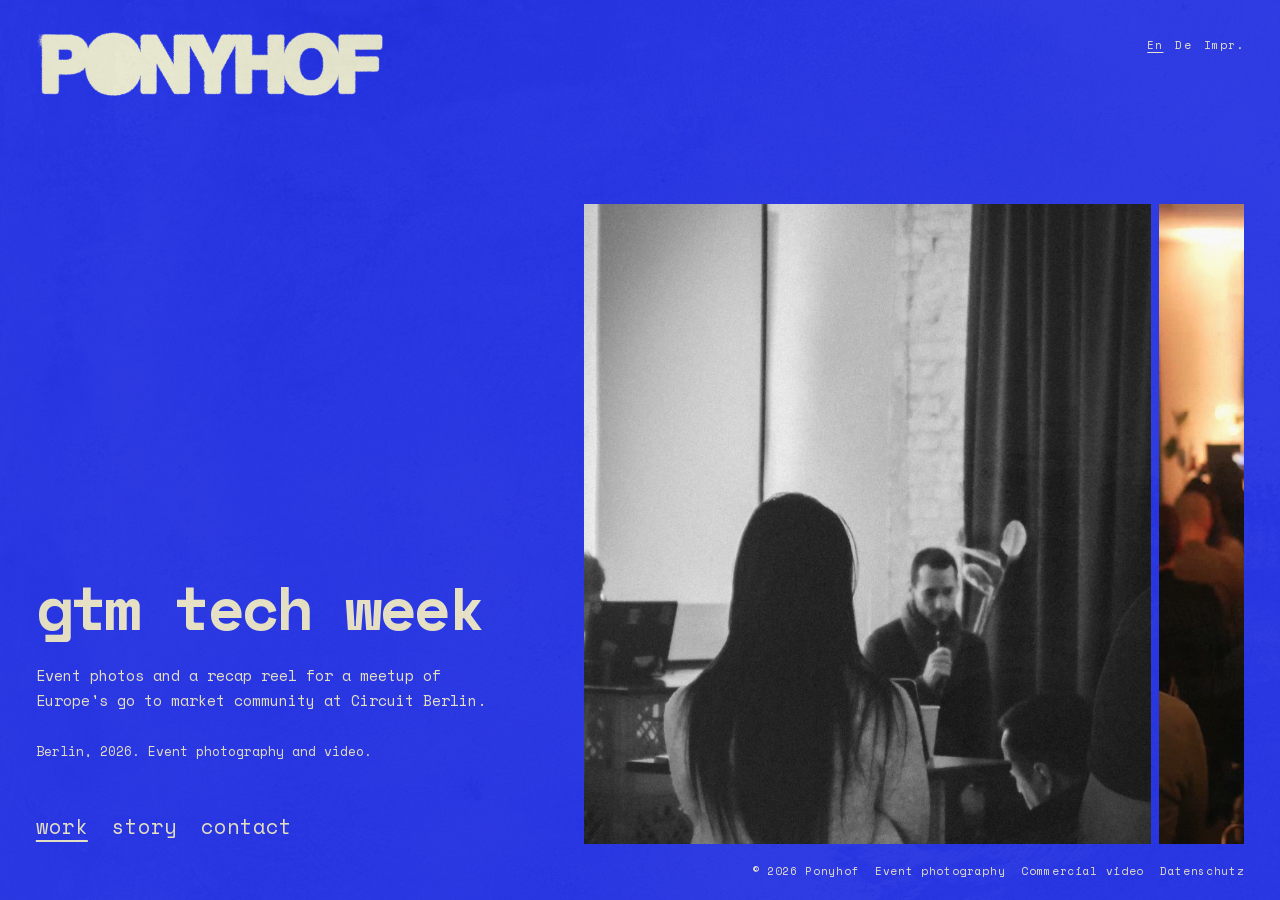
<file: gtm-tech-week.html>
<!DOCTYPE html>
<html lang="en">
<head>
  <meta charset="UTF-8">
  <meta name="viewport" content="width=device-width, initial-scale=1.0">
  <title>GTM Tech Week Berlin 2026 | Event Photography &amp; Video | Ponyhof</title>
  <meta name="description" content="Event photos and a recap reel for GTM Tech Week Berlin 2026 at Circuit Berlin. Candid, nothing posed, delivered within 48 hours.">
  <meta name="robots" content="index, follow">
  <link rel="canonical" href="https://ponyhof.studio/gtm-tech-week">
  <meta property="og:type" content="article">
  <meta property="og:url" content="https://ponyhof.studio/gtm-tech-week">
  <meta property="og:title" content="GTM Tech Week Berlin 2026 | Event Photography &amp; Video | Ponyhof">
  <meta property="og:description" content="Event photos and a recap reel for a meetup of Europe&#x27;s go to market community at Circuit Berlin.">
  <meta property="og:image" content="https://ponyhof.studio/og-gtm-tech-week.jpg">
  <meta property="og:image:width" content="1200">
  <meta property="og:image:height" content="630">
  <meta name="twitter:card" content="summary_large_image">
  <meta name="twitter:image" content="https://ponyhof.studio/og-gtm-tech-week.jpg">
  <script type="application/ld+json">
{
  "@context": "https://schema.org",
  "@graph": [
    {
      "@type": "CreativeWork",
      "@id": "https://ponyhof.studio/gtm-tech-week#work",
      "name": "GTM Tech Week by Ponyhof",
      "url": "https://ponyhof.studio/gtm-tech-week",
      "description": "Event photos and a recap reel for a meetup of Europe's go to market community at Circuit Berlin.",
      "creator": {
        "@type": "ProfessionalService",
        "@id": "https://ponyhof.studio/#business",
        "name": "Ponyhof",
        "url": "https://ponyhof.studio/",
        "email": "alex@ponyhof.studio",
        "address": {
          "@type": "PostalAddress",
          "addressLocality": "Berlin",
          "addressCountry": "DE"
        },
        "sameAs": [
          "https://www.instagram.com/ponyhof.studio/"
        ]
      },
      "locationCreated": {
        "@type": "Place",
        "name": "Berlin"
      },
      "inLanguage": "en",
      "dateCreated": "2026"
    },
    {
      "@type": "BreadcrumbList",
      "itemListElement": [
        {
          "@type": "ListItem",
          "position": 1,
          "name": "Ponyhof",
          "item": "https://ponyhof.studio/"
        },
        {
          "@type": "ListItem",
          "position": 2,
          "name": "Work",
          "item": "https://ponyhof.studio/#work"
        },
        {
          "@type": "ListItem",
          "position": 3,
          "name": "GTM Tech Week",
          "item": "https://ponyhof.studio/gtm-tech-week"
        }
      ]
    }
  ]
}
  </script>
  <link rel="icon" type="image/png" sizes="32x32" href="/favicon-32.png">
  <link rel="preload" href="/space-mono-400-latin.woff2" as="font" type="font/woff2" crossorigin>
  <link rel="preload" href="/space-mono-700-latin.woff2" as="font" type="font/woff2" crossorigin>
  <link rel="stylesheet" href="/fonts.css">
  <style>
    *, *::before, *::after { box-sizing: border-box; margin: 0; padding: 0; }
    :root {
      --blue: #2533DF;
      --cream: #EDE7CC;
      --pad: clamp(20px, 2.8vw, 40px);
    }
    html { background: var(--blue); }
    body {
      background: var(--blue); color: var(--cream);
      font-family: 'Space Mono', 'Courier New', monospace;
      font-size: 15px; line-height: 1.65;
      -webkit-font-smoothing: antialiased;
    }
    body::after {
      content: ''; position: fixed; inset: 0; z-index: 9999; pointer-events: none;
      background: url('/texture.jpg') center center / cover no-repeat;
      opacity: 0.08; mix-blend-mode: luminosity;
    }
    a { color: var(--cream); text-underline-offset: 4px; text-decoration-thickness: 1px; }
    a:hover { text-decoration-thickness: 2px; }
    :focus-visible { outline: 2px solid var(--cream); outline-offset: 4px; }
    p, dd { text-wrap: pretty; }
    h1, h2 { text-wrap: balance; }

    /* top bar, same as the homepage: logo left, small links right */
    .top { display: flex; justify-content: space-between; align-items: flex-start; padding: 32px var(--pad); }
    .top img { height: 64px; width: auto; display: block; }
    .meta { display: flex; gap: 12px; font-size: 11px; letter-spacing: 0.1em; padding-top: 4px; }
    .meta a { text-decoration: none; }
    .meta a:hover, .meta a:focus-visible, .meta [aria-current] { text-decoration: underline; text-underline-offset: 3px; }

    /* intro */
    .intro { padding: 48px var(--pad) 56px; }
    h1 {
      font-size: clamp(48px, 6.6vw, 112px); line-height: 0.92; letter-spacing: -0.06em;
      font-weight: 700; text-transform: lowercase; max-width: 12ch;
    }
    .intro p { max-width: 30rem; margin-top: 28px; }
    .tabs { display: none; }

    /* panels: plain flow by default (phones, no script) */
    .panel { padding: 0 var(--pad) 88px; }
    .panel > h2, .panel .wrap > h2 { font-size: 28px; line-height: 1.1; letter-spacing: -0.04em; margin-bottom: 24px; }

    .strip {
      display: flex; gap: 12px; overflow-x: auto; scrollbar-width: none;
      margin-right: calc(var(--pad) * -1); padding-right: var(--pad);
      scroll-snap-type: x proximity; overscroll-behavior-x: contain;
    }
    .strip::-webkit-scrollbar { display: none; }
    .strip { gap: 40px; }
    .roll { flex: none; scroll-snap-align: start; }
    .frames { display: flex; gap: 8px; }
    .frames img, .frames video { display: block; height: 380px; width: auto; background: #1c27b5; }
    .frames video { aspect-ratio: 9 / 16; object-fit: cover; }
    .group { font-size: 15px; font-weight: 700; margin: 0 0 10px; }
    .rows + .group { margin-top: 28px; }
    .strip figcaption { font-size: 12px; margin-top: 10px; }
    .strip figcaption a { text-decoration: none; }
    .strip figcaption a:hover, .strip figcaption a:focus-visible { text-decoration: underline; }

    .rows { border-top: 1px solid var(--cream); }
    .row {
      display: grid; grid-template-columns: minmax(0, 2fr) minmax(0, 3fr); gap: 4px 32px;
      padding: 16px 0; border-bottom: 1px solid var(--cream);
    }
    .row dt { font-weight: 700; }
    .notes { margin-top: 20px; max-width: 34rem; }
    .notes p + p { margin-top: 8px; }

    .contact p { max-width: 30rem; }
    .mail {
      display: inline-block; margin-top: 16px;
      font-size: clamp(28px, 6vw, 104px); line-height: 1; letter-spacing: -0.06em; font-weight: 700;
      text-decoration: none; overflow-wrap: anywhere;
    }
    .mail:hover, .mail:focus-visible { text-decoration: underline; text-decoration-thickness: 3px; text-underline-offset: 10px; }

    .end { display: flex; flex-wrap: wrap; gap: 8px 24px; padding: 24px var(--pad) 32px; font-size: 12px; border-top: 1px solid var(--cream); }
    .end a { text-decoration: none; }
    .end a:hover, .end a:focus-visible { text-decoration: underline; }

    @media (max-width: 900px) {
      .top { padding: 20px var(--pad); }
      .top img { height: 30px; }
      .row { grid-template-columns: 1fr; }
      .frames img, .frames video { height: 300px; }
    }

    /* desktop stage: one fixed screen like the homepage, panels swap in place */
    html.stage, html.stage body { height: 100%; overflow: hidden; }
    html.stage .top { position: fixed; inset: 0 0 auto 0; z-index: 10; }
    html.stage main {
      height: 100vh; display: grid;
      grid-template-columns: minmax(400px, 5fr) minmax(0, 7fr);
      column-gap: clamp(32px, 4vw, 72px);
      padding: 168px 0 56px var(--pad);
    }
    html.stage .intro { padding: 0; display: flex; flex-direction: column; justify-content: flex-end; }
    html.stage h1 { font-size: clamp(44px, 4.8vw, 88px); }
    html.stage .tabs {
      display: flex; flex-wrap: wrap; gap: 4px 24px; margin-top: 48px;
      font-size: clamp(18px, 1.6vw, 26px);
    }
    .tabs button {
      font: inherit; color: var(--cream); background: none; border: 0; cursor: pointer;
      padding: 0; text-transform: lowercase; text-underline-offset: 6px;
    }
    .tabs button:hover { text-decoration: underline; text-decoration-thickness: 1px; }
    .tabs button[aria-selected="true"] { text-decoration: underline; text-decoration-thickness: 2px; }

    html.stage .panels { position: relative; min-height: 0; }
    html.stage .panel {
      position: absolute; inset: 0; padding: 0 var(--pad) 0 0;
      display: flex; flex-direction: column; justify-content: flex-end;
      opacity: 0; visibility: hidden; transition: opacity 0.35s ease, visibility 0s linear 0.35s;
    }
    html.stage .panel.active { opacity: 1; visibility: visible; transition: opacity 0.35s ease; }
    html.stage .panel > h2, html.stage .panel .wrap > h2 {
      position: absolute; width: 1px; height: 1px; overflow: hidden; clip-path: inset(50%); white-space: nowrap;
    }
    html.stage #photos { padding-right: 0; }
    html.stage .strip { height: 100%; align-items: flex-end; margin-right: 0; scroll-snap-type: none; }
    html.stage .strip { gap: 56px; }
    html.stage .roll { height: 100%; display: flex; flex-direction: column; justify-content: flex-end; }
    html.stage .frames { height: calc(100% - 30px); max-height: 640px; align-items: flex-end; }
    html.stage .frames img, html.stage .frames video { height: 100%; }
    @media (max-height: 820px) { html.stage .row { padding: 9px 0; font-size: 13px; line-height: 1.5; } html.stage .rows + .group { margin-top: 18px; } }
    html.stage .roll:last-child { padding-right: var(--pad); }
    html.stage .row { grid-template-columns: minmax(0, 1fr) minmax(0, 2fr); padding: 14px 0; }
    html.stage .panel .wrap { max-width: 760px; }
    html.stage .mail { font-size: clamp(32px, 4.4vw, 76px); white-space: nowrap; }
    html.stage .end {
      position: fixed; right: var(--pad); bottom: 20px; border: 0; padding: 0; z-index: 10;
      font-size: 11px; letter-spacing: 0.06em; gap: 16px;
    }

    html:not(.stage) .groups > div + div { margin-top: 32px; }
    html.stage #book .wrap { max-width: none; }
    html.stage .groups { display: grid; grid-template-columns: 1fr 1fr; gap: 0 40px; }
    html.stage .groups .row { grid-template-columns: 1fr; padding: 10px 0; }
    html.stage .groups .rows + .group { margin-top: 0; }
    html.stage .groups dd { font-size: 13px; line-height: 1.55; }

    /* case studies */
    .facts { margin-top: 14px; font-size: 13px; }
    .results-list { list-style: none; border-top: 1px solid var(--cream); }
    .results-list li {
      font-size: clamp(26px, 3.4vw, 52px); line-height: 1.05; letter-spacing: -0.045em; font-weight: 700;
      padding: 18px 0; border-bottom: 1px solid var(--cream); text-wrap: balance;
    }
    .results-list li span { display: block; font-size: 13px; letter-spacing: 0; font-weight: 400; margin-top: 8px; line-height: 1.5; }
    .next { margin-top: 28px; }
    .single img { max-height: 100%; }
    @media (prefers-reduced-motion: reduce) {
      html.stage .panel, html.stage .panel.active { transition: none; }
    }
  </style>
</head>
<body>
  <header class="top">
    <a href="/"><img src="/logo.webp" alt="Ponyhof home"></a>
    <nav class="meta" aria-label="Language and legal">
      <a href="/gtm-tech-week" aria-current="page" lang="en">En</a>
      <a href="/de" lang="de" hreflang="de">De</a>
      <a href="/impressum">Impr.</a>
    </nav>
  </header>

  <main>
    <section class="intro">
      <h1>GTM Tech Week</h1>
      <p>Event photos and a recap reel for a meetup of Europe&#x27;s go to market community at Circuit Berlin.</p>
      <p class="facts">Berlin, 2026. Event photography and video.</p>
      <div class="tabs" role="tablist" aria-label="Sections">
        <button role="tab" id="tab-work" aria-controls="work" aria-selected="true">work</button>
        <button role="tab" id="tab-story" aria-controls="story" aria-selected="false" tabindex="-1">story</button>
        <button role="tab" id="tab-contact" aria-controls="contact" aria-selected="false" tabindex="-1">contact</button>
      </div>
    </section>

    <div class="panels">
      <section class="panel active" id="work" role="tabpanel" aria-labelledby="tab-work">
        <h2>Work</h2>
        <div class="strip" tabindex="0" aria-label="Photos and videos, scroll sideways">
          <figure class="roll">
            <div class="frames">
              <img src="/gtm-121.webp" alt="Guest asking the speaker a question during the Q&amp;A at GTM Tech Week Berlin" width="1567" height="1768" fetchpriority="high">
              <video src="/gtm-reel.mp4" poster="/gtm-reel-poster.jpg" width="720" height="1280" muted loop playsinline preload="none" aria-label="Recap reel from GTM Tech Week Berlin: talks, a packed room and guests networking"></video>
              <img src="/gtm-106.webp" alt="Speaker with a microphone talking to a seated audience at GTM Tech Week Berlin" width="1024" height="1536" loading="lazy">
              <img src="/gtm-107.webp" alt="Audience with laptops listening during a talk at GTM Tech Week Berlin" width="1086" height="1448" loading="lazy">
              <img src="/gtm-97.webp" alt="GTM Tech Week banner at the venue entrance before guests arrive" width="1019" height="1811" loading="lazy">
              <img src="/gtm-113.webp" alt="The room at GTM Tech Week Berlin seen from behind the audience" width="1642" height="2000" loading="lazy">
            </div>
          </figure>
        </div>
      </section>

      <section class="panel" id="story" role="tabpanel" aria-labelledby="tab-story">
        <div class="wrap">
          <h2>Story</h2>
          <dl class="rows">
            <div class="row"><dt>The brief</dt><dd>GTM Tech Week brings Europe&#x27;s go to market people to Berlin. They wanted the evening to look the way it felt, for press and for social.</dd></div>
            <div class="row"><dt>What we did</dt><dd>We worked the room at Circuit Berlin: speakers mid sentence and the side conversations around them. Nothing posed.</dd></div>
            <div class="row"><dt>What they got</dt><dd>Edited stills and a vertical recap reel, all delivered within 48 hours of the doors closing.</dd></div>
          </dl>
        </div>
      </section>

      <section class="panel contact" id="contact" role="tabpanel" aria-labelledby="tab-contact">
        <div class="wrap">
          <h2>Contact</h2>
          <p>Covering an event in Berlin? Send us the date or the brief. We answer within 2 hours on workdays.</p>
          <a class="mail" href="mailto:alex@ponyhof.studio?subject=GTM Tech Week">alex@ponyhof.studio</a>
          <p class="next">Next: <a href="/kickz">St. Pauli KICKZ 3x3</a></p>
        </div>
      </section>
    </div>
  </main>

  <footer class="end">
    <span>© 2026 Ponyhof</span>
    <a href="/event-photography-berlin">Event photography</a>
    <a href="/commercial-video-berlin">Commercial video</a>
    <a href="/datenschutz">Datenschutz</a>
  </footer>

  <script>
    (function stage() {
      const root = document.documentElement;
      const desktop = matchMedia('(min-width: 901px) and (min-height: 620px) and (pointer: fine)');
      const tabs = [...document.querySelectorAll('[role="tab"]')];
      const panels = tabs.map(t => document.getElementById(t.getAttribute('aria-controls')));
      const strip = document.querySelector('.strip');
      let index = Math.max(0, panels.findIndex(p => '#' + p.id === location.hash));
      let wheelSum = 0, lockedUntil = 0;

      function show(i, moveFocus) {
        index = Math.max(0, Math.min(panels.length - 1, i));
        const on = root.classList.contains('stage');
        tabs.forEach((tab, k) => {
          const active = k === index;
          tab.setAttribute('aria-selected', active);
          tab.tabIndex = active ? 0 : -1;
          panels[k].classList.toggle('active', active);
          panels[k].inert = on && !active;
        });
        if (on) history.replaceState(null, '', index ? '#' + panels[index].id : location.pathname);
        if (moveFocus) tabs[index].focus();
        document.dispatchEvent(new Event('panelchange'));
      }

      function apply() {
        root.classList.toggle('stage', desktop.matches);
        if (!desktop.matches) panels.forEach(p => { p.inert = false; });
        show(index);
      }

      tabs.forEach((tab, k) => tab.addEventListener('click', () => show(k)));
      document.querySelector('[role="tablist"]').addEventListener('keydown', e => {
        if (e.key === 'ArrowRight') { e.preventDefault(); show(index + 1, true); }
        if (e.key === 'ArrowLeft') { e.preventDefault(); show(index - 1, true); }
      });

      // scrolling stays on one screen: first it moves the photos sideways, then it steps to the next panel
      window.addEventListener('wheel', e => {
        if (!root.classList.contains('stage')) return;
        e.preventDefault();
        const d = Math.abs(e.deltaY) >= Math.abs(e.deltaX) ? e.deltaY : e.deltaX;
        if (panels[index].id === 'work') {
          const max = strip.scrollWidth - strip.clientWidth;
          if ((d > 0 && strip.scrollLeft < max - 1) || (d < 0 && strip.scrollLeft > 1)) {
            strip.scrollLeft += d;
            lockedUntil = Date.now() + 450;
            return;
          }
        }
        if (Date.now() < lockedUntil) return;
        wheelSum += d;
        if (Math.abs(wheelSum) > 60) {
          show(index + (wheelSum > 0 ? 1 : -1));
          wheelSum = 0;
          lockedUntil = Date.now() + 800;
        }
      }, { passive: false });

      document.addEventListener('keydown', e => {
        if (!root.classList.contains('stage') || e.target.closest('[role="tablist"], .strip')) return;
        if (['ArrowDown', 'PageDown'].includes(e.key)) { e.preventDefault(); show(index + 1); }
        if (['ArrowUp', 'PageUp'].includes(e.key)) { e.preventDefault(); show(index - 1); }
      });

      // videos play silently only while they are on screen, and never with reduced motion
      const still = matchMedia('(prefers-reduced-motion: reduce)');
      const vids = [...document.querySelectorAll('.frames video')];
      if (!still.matches && 'IntersectionObserver' in window) {
        const sync = v => {
          if (v._onScreen && !v.closest('[inert]')) { v.preload = 'auto'; v.play().catch(() => {}); } else v.pause();
        };
        const io = new IntersectionObserver(entries => entries.forEach(en => {
          en.target._onScreen = en.isIntersecting; sync(en.target);
        }), { threshold: 0.25 });
        vids.forEach(v => io.observe(v));
        document.addEventListener('panelchange', () => vids.forEach(sync));
      }

      desktop.addEventListener('change', apply);
      apply();
    })();
  </script>
</body>
</html>
</file>
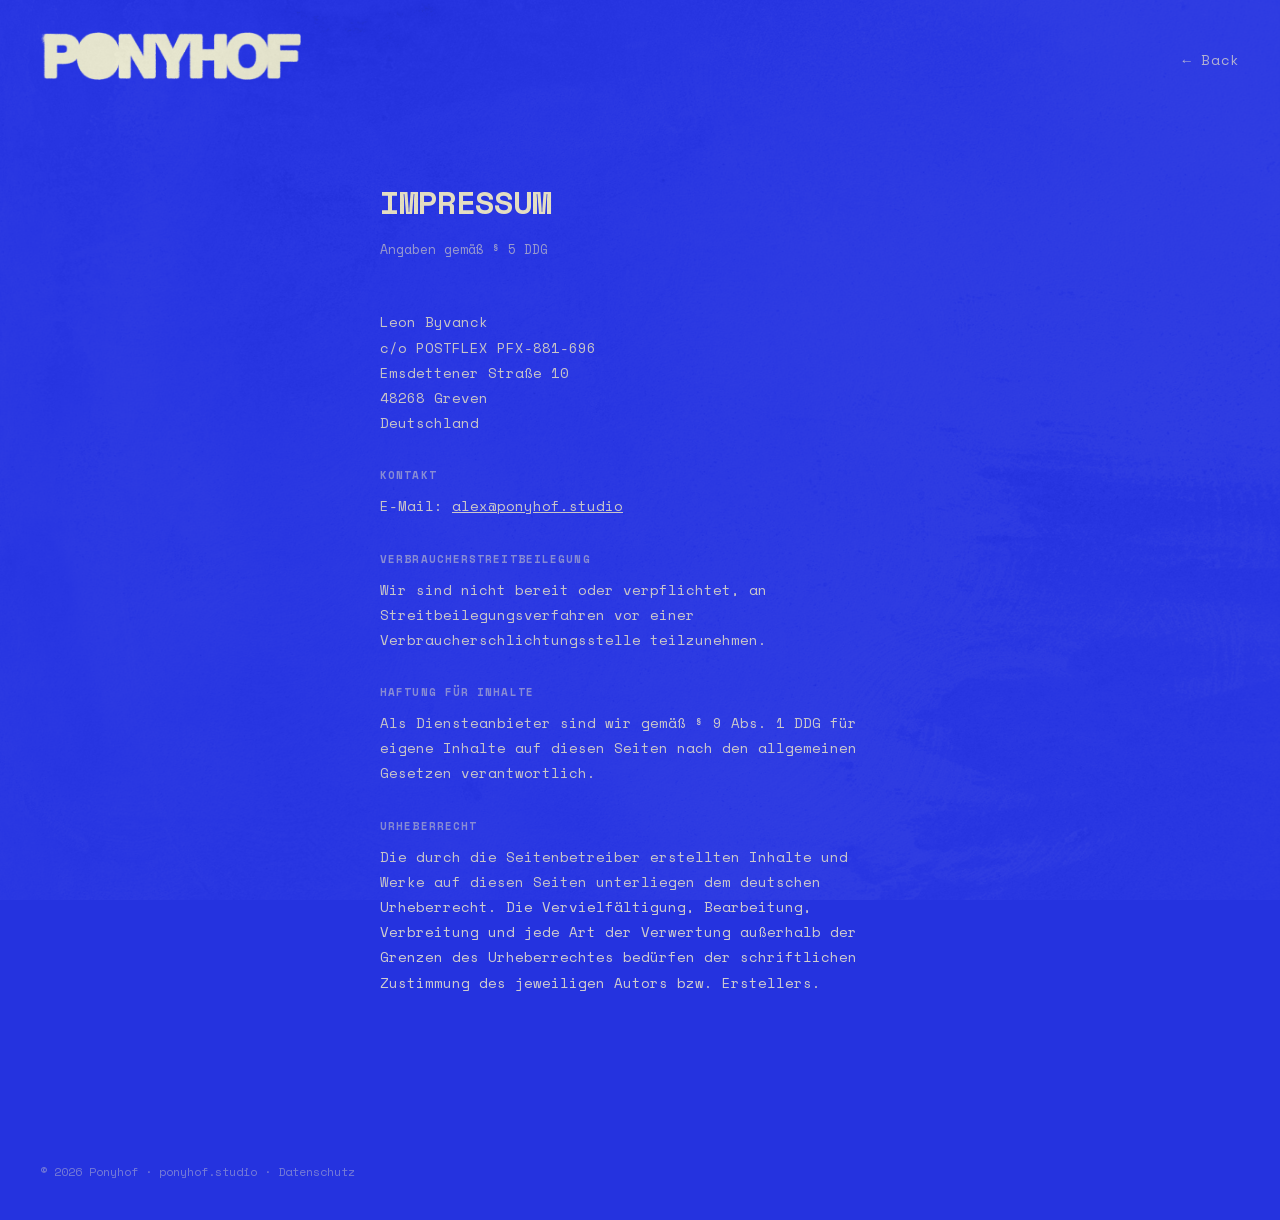
<file: impressum.html>
<!DOCTYPE html>
<html lang="de">
<head>
  <meta charset="UTF-8">
  <meta name="viewport" content="width=device-width, initial-scale=1.0">
  <title>Impressum | Ponyhof</title>
  <meta name="robots" content="noindex, follow">
  <link rel="canonical" href="https://ponyhof.studio/impressum">
  <link rel="preload" href="/space-mono-400-latin.woff2" as="font" type="font/woff2" crossorigin>
  <link rel="preload" href="/space-mono-700-latin.woff2" as="font" type="font/woff2" crossorigin>
  <link rel="stylesheet" href="/fonts.css">
  <style>
    *, *::before, *::after { box-sizing: border-box; margin: 0; padding: 0; }
    :root { --blue: #2533DF; --cream: #EDE7CC; }
    html, body { background: var(--blue); color: var(--cream); font-family: 'Space Mono', 'Courier New', monospace; min-height: 100%; }
    body::after { content: ''; position: fixed; inset: 0; z-index: 9999; pointer-events: none; background: url('/texture.jpg') center center / cover no-repeat; opacity: 0.08; mix-blend-mode: luminosity; }
    nav { padding: 32px 40px; display: flex; align-items: center; justify-content: space-between; }
    .nav-logo { height: 48px; width: auto; }
    .nav-back { color: var(--cream); text-decoration: none; font-size: 14px; letter-spacing: 0.05em; opacity: 0.7; }
    .nav-back:hover { opacity: 1; }
    .container { max-width: 600px; margin: 0 auto; padding: 60px 40px 120px; }
    h1 { font-size: 32px; font-weight: 700; text-transform: uppercase; letter-spacing: -0.03em; margin-bottom: 12px; }
    .intro { font-size: 13px; opacity: 0.6; margin-bottom: 48px; }
    h2 { font-size: 11px; text-transform: uppercase; letter-spacing: 0.1em; opacity: 0.5; margin-bottom: 10px; margin-top: 32px; }
    p { font-size: 14px; line-height: 1.8; opacity: 0.85; margin-bottom: 8px; }
    a { color: var(--cream); }
    footer { padding: 40px; font-size: 12px; opacity: 0.4; }
    footer a { color: var(--cream); text-decoration: none; }
  </style>
</head>
<body>
  <nav>
    <a href="/"><img class="nav-logo" src="/logo.webp" alt="Ponyhof"></a>
    <a class="nav-back" href="/">← Back</a>
  </nav>

  <div class="container">
    <h1>Impressum</h1>
    <p class="intro">Angaben gemäß § 5 DDG</p>

    <p>Leon Byvanck<br>c/o POSTFLEX PFX-881-696<br>Emsdettener Straße 10<br>48268 Greven<br>Deutschland</p>

    <h2>Kontakt</h2>
    <p>E-Mail: <a href="mailto:alex@ponyhof.studio">alex@ponyhof.studio</a></p>

    <h2>Verbraucherstreitbeilegung</h2>
    <p>Wir sind nicht bereit oder verpflichtet, an Streitbeilegungsverfahren vor einer Verbraucherschlichtungsstelle teilzunehmen.</p>

    <h2>Haftung für Inhalte</h2>
    <p>Als Diensteanbieter sind wir gemäß § 9 Abs. 1 DDG für eigene Inhalte auf diesen Seiten nach den allgemeinen Gesetzen verantwortlich.</p>

    <h2>Urheberrecht</h2>
    <p>Die durch die Seitenbetreiber erstellten Inhalte und Werke auf diesen Seiten unterliegen dem deutschen Urheberrecht. Die Vervielfältigung, Bearbeitung, Verbreitung und jede Art der Verwertung außerhalb der Grenzen des Urheberrechtes bedürfen der schriftlichen Zustimmung des jeweiligen Autors bzw. Erstellers.</p>
  </div>

  <footer>
    <span>© 2026 Ponyhof · <a href="/">ponyhof.studio</a> · <a href="/datenschutz">Datenschutz</a></span>
  </footer>
</body>
</html>
</file>
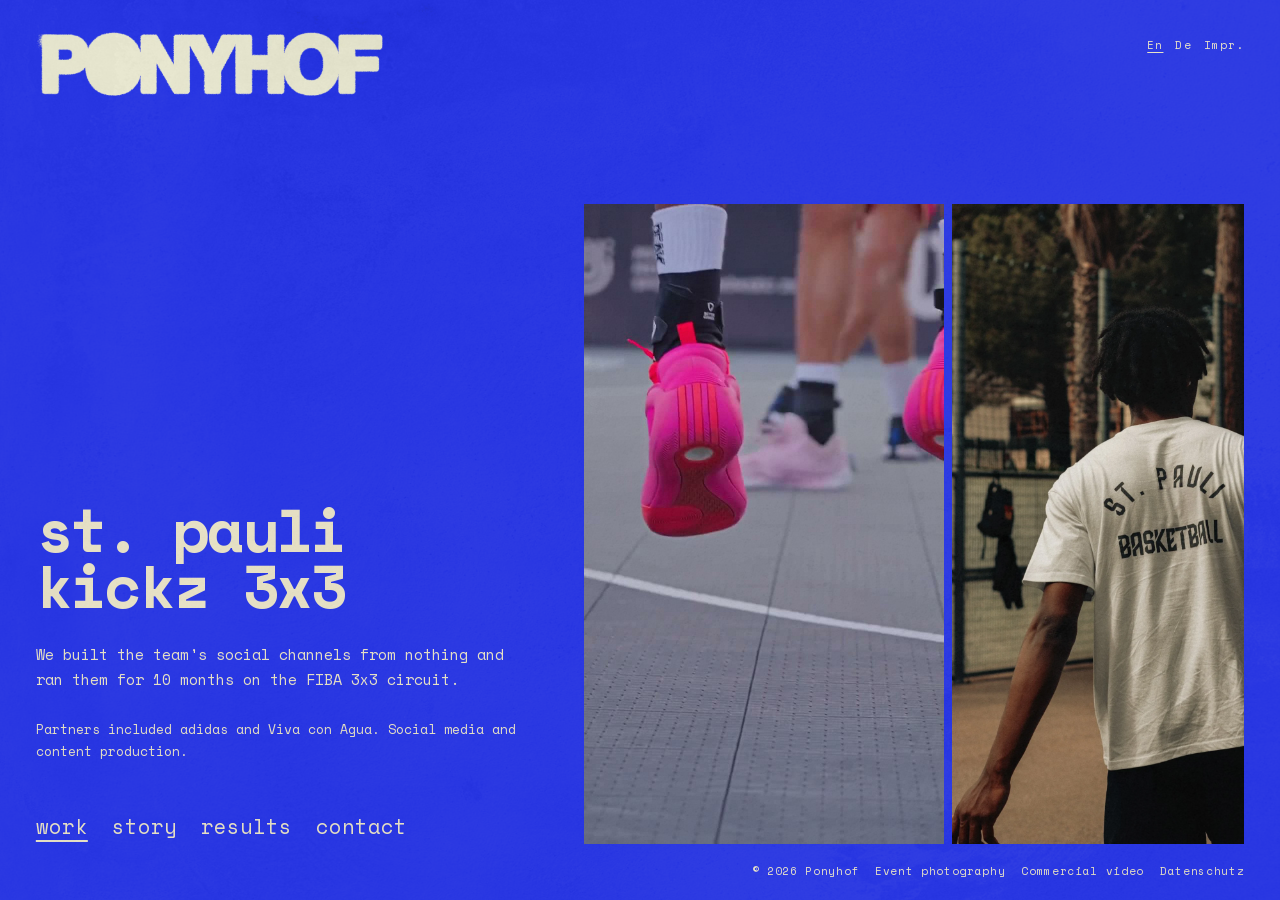
<file: kickz.html>
<!DOCTYPE html>
<html lang="en">
<head>
  <meta charset="UTF-8">
  <meta name="viewport" content="width=device-width, initial-scale=1.0">
  <title>St. Pauli KICKZ 3x3 | Sports Content &amp; Social Media | Ponyhof</title>
  <meta name="description" content="We built the social channels for St. Pauli KICKZ 3x3 from zero: nearly 3,000 followers and over 6 million organic Reels views in 10 months.">
  <meta name="robots" content="index, follow">
  <link rel="canonical" href="https://ponyhof.studio/kickz">
  <meta property="og:type" content="article">
  <meta property="og:url" content="https://ponyhof.studio/kickz">
  <meta property="og:title" content="St. Pauli KICKZ 3x3 | Sports Content &amp; Social Media | Ponyhof">
  <meta property="og:description" content="We built the team&#x27;s social channels from nothing and ran them for 10 months on the FIBA 3x3 circuit.">
  <meta property="og:image" content="https://ponyhof.studio/og-kickz.jpg">
  <meta property="og:image:width" content="1200">
  <meta property="og:image:height" content="630">
  <meta name="twitter:card" content="summary_large_image">
  <meta name="twitter:image" content="https://ponyhof.studio/og-kickz.jpg">
  <script type="application/ld+json">
{
  "@context": "https://schema.org",
  "@graph": [
    {
      "@type": "CreativeWork",
      "@id": "https://ponyhof.studio/kickz#work",
      "name": "St. Pauli KICKZ 3x3 by Ponyhof",
      "url": "https://ponyhof.studio/kickz",
      "description": "We built the team's social channels from nothing and ran them for 10 months on the FIBA 3x3 circuit.",
      "creator": {
        "@type": "ProfessionalService",
        "@id": "https://ponyhof.studio/#business",
        "name": "Ponyhof",
        "url": "https://ponyhof.studio/",
        "email": "alex@ponyhof.studio",
        "address": {
          "@type": "PostalAddress",
          "addressLocality": "Berlin",
          "addressCountry": "DE"
        },
        "sameAs": [
          "https://www.instagram.com/ponyhof.studio/"
        ]
      },
      "locationCreated": {
        "@type": "Place",
        "name": "Berlin"
      },
      "inLanguage": "en",
      "abstract": "over 6 million organic Reels views. nearly 3,000 followers in 10 months, starting from zero."
    },
    {
      "@type": "BreadcrumbList",
      "itemListElement": [
        {
          "@type": "ListItem",
          "position": 1,
          "name": "Ponyhof",
          "item": "https://ponyhof.studio/"
        },
        {
          "@type": "ListItem",
          "position": 2,
          "name": "Work",
          "item": "https://ponyhof.studio/#work"
        },
        {
          "@type": "ListItem",
          "position": 3,
          "name": "St. Pauli KICKZ 3x3",
          "item": "https://ponyhof.studio/kickz"
        }
      ]
    }
  ]
}
  </script>
  <link rel="icon" type="image/png" sizes="32x32" href="/favicon-32.png">
  <link rel="preload" href="/space-mono-400-latin.woff2" as="font" type="font/woff2" crossorigin>
  <link rel="preload" href="/space-mono-700-latin.woff2" as="font" type="font/woff2" crossorigin>
  <link rel="stylesheet" href="/fonts.css">
  <style>
    *, *::before, *::after { box-sizing: border-box; margin: 0; padding: 0; }
    :root {
      --blue: #2533DF;
      --cream: #EDE7CC;
      --pad: clamp(20px, 2.8vw, 40px);
    }
    html { background: var(--blue); }
    body {
      background: var(--blue); color: var(--cream);
      font-family: 'Space Mono', 'Courier New', monospace;
      font-size: 15px; line-height: 1.65;
      -webkit-font-smoothing: antialiased;
    }
    body::after {
      content: ''; position: fixed; inset: 0; z-index: 9999; pointer-events: none;
      background: url('/texture.jpg') center center / cover no-repeat;
      opacity: 0.08; mix-blend-mode: luminosity;
    }
    a { color: var(--cream); text-underline-offset: 4px; text-decoration-thickness: 1px; }
    a:hover { text-decoration-thickness: 2px; }
    :focus-visible { outline: 2px solid var(--cream); outline-offset: 4px; }
    p, dd { text-wrap: pretty; }
    h1, h2 { text-wrap: balance; }

    /* top bar, same as the homepage: logo left, small links right */
    .top { display: flex; justify-content: space-between; align-items: flex-start; padding: 32px var(--pad); }
    .top img { height: 64px; width: auto; display: block; }
    .meta { display: flex; gap: 12px; font-size: 11px; letter-spacing: 0.1em; padding-top: 4px; }
    .meta a { text-decoration: none; }
    .meta a:hover, .meta a:focus-visible, .meta [aria-current] { text-decoration: underline; text-underline-offset: 3px; }

    /* intro */
    .intro { padding: 48px var(--pad) 56px; }
    h1 {
      font-size: clamp(48px, 6.6vw, 112px); line-height: 0.92; letter-spacing: -0.06em;
      font-weight: 700; text-transform: lowercase; max-width: 12ch;
    }
    .intro p { max-width: 30rem; margin-top: 28px; }
    .tabs { display: none; }

    /* panels: plain flow by default (phones, no script) */
    .panel { padding: 0 var(--pad) 88px; }
    .panel > h2, .panel .wrap > h2 { font-size: 28px; line-height: 1.1; letter-spacing: -0.04em; margin-bottom: 24px; }

    .strip {
      display: flex; gap: 12px; overflow-x: auto; scrollbar-width: none;
      margin-right: calc(var(--pad) * -1); padding-right: var(--pad);
      scroll-snap-type: x proximity; overscroll-behavior-x: contain;
    }
    .strip::-webkit-scrollbar { display: none; }
    .strip { gap: 40px; }
    .roll { flex: none; scroll-snap-align: start; }
    .frames { display: flex; gap: 8px; }
    .frames img, .frames video { display: block; height: 380px; width: auto; background: #1c27b5; }
    .frames video { aspect-ratio: 9 / 16; object-fit: cover; }
    .group { font-size: 15px; font-weight: 700; margin: 0 0 10px; }
    .rows + .group { margin-top: 28px; }
    .strip figcaption { font-size: 12px; margin-top: 10px; }
    .strip figcaption a { text-decoration: none; }
    .strip figcaption a:hover, .strip figcaption a:focus-visible { text-decoration: underline; }

    .rows { border-top: 1px solid var(--cream); }
    .row {
      display: grid; grid-template-columns: minmax(0, 2fr) minmax(0, 3fr); gap: 4px 32px;
      padding: 16px 0; border-bottom: 1px solid var(--cream);
    }
    .row dt { font-weight: 700; }
    .notes { margin-top: 20px; max-width: 34rem; }
    .notes p + p { margin-top: 8px; }

    .contact p { max-width: 30rem; }
    .mail {
      display: inline-block; margin-top: 16px;
      font-size: clamp(28px, 6vw, 104px); line-height: 1; letter-spacing: -0.06em; font-weight: 700;
      text-decoration: none; overflow-wrap: anywhere;
    }
    .mail:hover, .mail:focus-visible { text-decoration: underline; text-decoration-thickness: 3px; text-underline-offset: 10px; }

    .end { display: flex; flex-wrap: wrap; gap: 8px 24px; padding: 24px var(--pad) 32px; font-size: 12px; border-top: 1px solid var(--cream); }
    .end a { text-decoration: none; }
    .end a:hover, .end a:focus-visible { text-decoration: underline; }

    @media (max-width: 900px) {
      .top { padding: 20px var(--pad); }
      .top img { height: 30px; }
      .row { grid-template-columns: 1fr; }
      .frames img, .frames video { height: 300px; }
    }

    /* desktop stage: one fixed screen like the homepage, panels swap in place */
    html.stage, html.stage body { height: 100%; overflow: hidden; }
    html.stage .top { position: fixed; inset: 0 0 auto 0; z-index: 10; }
    html.stage main {
      height: 100vh; display: grid;
      grid-template-columns: minmax(400px, 5fr) minmax(0, 7fr);
      column-gap: clamp(32px, 4vw, 72px);
      padding: 168px 0 56px var(--pad);
    }
    html.stage .intro { padding: 0; display: flex; flex-direction: column; justify-content: flex-end; }
    html.stage h1 { font-size: clamp(44px, 4.8vw, 88px); }
    html.stage .tabs {
      display: flex; flex-wrap: wrap; gap: 4px 24px; margin-top: 48px;
      font-size: clamp(18px, 1.6vw, 26px);
    }
    .tabs button {
      font: inherit; color: var(--cream); background: none; border: 0; cursor: pointer;
      padding: 0; text-transform: lowercase; text-underline-offset: 6px;
    }
    .tabs button:hover { text-decoration: underline; text-decoration-thickness: 1px; }
    .tabs button[aria-selected="true"] { text-decoration: underline; text-decoration-thickness: 2px; }

    html.stage .panels { position: relative; min-height: 0; }
    html.stage .panel {
      position: absolute; inset: 0; padding: 0 var(--pad) 0 0;
      display: flex; flex-direction: column; justify-content: flex-end;
      opacity: 0; visibility: hidden; transition: opacity 0.35s ease, visibility 0s linear 0.35s;
    }
    html.stage .panel.active { opacity: 1; visibility: visible; transition: opacity 0.35s ease; }
    html.stage .panel > h2, html.stage .panel .wrap > h2 {
      position: absolute; width: 1px; height: 1px; overflow: hidden; clip-path: inset(50%); white-space: nowrap;
    }
    html.stage #photos { padding-right: 0; }
    html.stage .strip { height: 100%; align-items: flex-end; margin-right: 0; scroll-snap-type: none; }
    html.stage .strip { gap: 56px; }
    html.stage .roll { height: 100%; display: flex; flex-direction: column; justify-content: flex-end; }
    html.stage .frames { height: calc(100% - 30px); max-height: 640px; align-items: flex-end; }
    html.stage .frames img, html.stage .frames video { height: 100%; }
    @media (max-height: 820px) { html.stage .row { padding: 9px 0; font-size: 13px; line-height: 1.5; } html.stage .rows + .group { margin-top: 18px; } }
    html.stage .roll:last-child { padding-right: var(--pad); }
    html.stage .row { grid-template-columns: minmax(0, 1fr) minmax(0, 2fr); padding: 14px 0; }
    html.stage .panel .wrap { max-width: 760px; }
    html.stage .mail { font-size: clamp(32px, 4.4vw, 76px); white-space: nowrap; }
    html.stage .end {
      position: fixed; right: var(--pad); bottom: 20px; border: 0; padding: 0; z-index: 10;
      font-size: 11px; letter-spacing: 0.06em; gap: 16px;
    }

    html:not(.stage) .groups > div + div { margin-top: 32px; }
    html.stage #book .wrap { max-width: none; }
    html.stage .groups { display: grid; grid-template-columns: 1fr 1fr; gap: 0 40px; }
    html.stage .groups .row { grid-template-columns: 1fr; padding: 10px 0; }
    html.stage .groups .rows + .group { margin-top: 0; }
    html.stage .groups dd { font-size: 13px; line-height: 1.55; }

    /* case studies */
    .facts { margin-top: 14px; font-size: 13px; }
    .results-list { list-style: none; border-top: 1px solid var(--cream); }
    .results-list li {
      font-size: clamp(26px, 3.4vw, 52px); line-height: 1.05; letter-spacing: -0.045em; font-weight: 700;
      padding: 18px 0; border-bottom: 1px solid var(--cream); text-wrap: balance;
    }
    .results-list li span { display: block; font-size: 13px; letter-spacing: 0; font-weight: 400; margin-top: 8px; line-height: 1.5; }
    .next { margin-top: 28px; }
    .single img { max-height: 100%; }
    @media (prefers-reduced-motion: reduce) {
      html.stage .panel, html.stage .panel.active { transition: none; }
    }
  </style>
</head>
<body>
  <header class="top">
    <a href="/"><img src="/logo.webp" alt="Ponyhof home"></a>
    <nav class="meta" aria-label="Language and legal">
      <a href="/kickz" aria-current="page" lang="en">En</a>
      <a href="/de" lang="de" hreflang="de">De</a>
      <a href="/impressum">Impr.</a>
    </nav>
  </header>

  <main>
    <section class="intro">
      <h1>St. Pauli KICKZ 3x3</h1>
      <p>We built the team&#x27;s social channels from nothing and ran them for 10 months on the FIBA 3x3 circuit.</p>
      <p class="facts">Partners included adidas and Viva con Agua. Social media and content production.</p>
      <div class="tabs" role="tablist" aria-label="Sections">
        <button role="tab" id="tab-work" aria-controls="work" aria-selected="true">work</button>
        <button role="tab" id="tab-story" aria-controls="story" aria-selected="false" tabindex="-1">story</button>
        <button role="tab" id="tab-results" aria-controls="results" aria-selected="false" tabindex="-1">results</button>
        <button role="tab" id="tab-contact" aria-controls="contact" aria-selected="false" tabindex="-1">contact</button>
      </div>
    </section>

    <div class="panels">
      <section class="panel active" id="work" role="tabpanel" aria-labelledby="tab-work">
        <h2>Work</h2>
        <div class="strip" tabindex="0" aria-label="Photos and videos, scroll sideways">
          <figure class="roll">
            <div class="frames">
              <video src="/kickz-v1.mp4" poster="/kickz-v1-poster.jpg" width="720" height="1280" muted loop playsinline preload="none" aria-label="Reel for St. Pauli KICKZ: close up of pink adidas basketball shoes on court"></video>
              <img src="/kickz-cover.webp" alt="St. Pauli KICKZ player in a team shirt on an outdoor basketball court" width="1333" height="2000" fetchpriority="high">
              <img src="/kickz-d.webp" alt="St. Pauli KICKZ player driving to the basket during a FIBA 3x3 tournament game" width="1104" height="1476" loading="lazy">
              <video src="/adidas-chapter.mp4" poster="/adidas-chapter-poster.jpg" width="360" height="640" muted loop playsinline preload="none" aria-label="adidas Chapter Collection film with St. Pauli KICKZ players on the streets of St. Pauli"></video>
              <img src="/kickz-c.webp" alt="St. Pauli KICKZ players celebrating together after a FIBA 3x3 game" width="1126" height="1474" loading="lazy">
              <video src="/kickz-v2.mp4" poster="/kickz-v2-poster.jpg" width="720" height="1280" muted loop playsinline preload="none" aria-label="Reel for St. Pauli KICKZ: three players walking through a station tunnel"></video>
              <img src="/kickz-a.webp" alt="Two St. Pauli KICKZ players waiting in the stands before a tournament game" width="1333" height="2000" loading="lazy">
              <img src="/kickz-b.webp" alt="Player dunking on an outdoor court during a 3x3 basketball event" width="1333" height="2000" loading="lazy">
            </div>
          </figure>
        </div>
      </section>

      <section class="panel" id="story" role="tabpanel" aria-labelledby="tab-story">
        <div class="wrap">
          <h2>Story</h2>
          <dl class="rows">
            <div class="row"><dt>The brief</dt><dd>A new 3x3 team with no audience and no archive. They needed a face on the FIBA 3x3 circuit and for their brand partners.</dd></div>
            <div class="row"><dt>What we did</dt><dd>We travelled with the team to tournaments and ran the account end to end: direction, shooting, editing and posting.</dd></div>
            <div class="row"><dt>What came next</dt><dd>The following year the team became Baskets Bonn Telekom, with Deutsche Telekom as main sponsor.</dd></div>
          </dl>
        </div>
      </section>

      <section class="panel" id="results" role="tabpanel" aria-labelledby="tab-results">
        <div class="wrap">
          <h2>Results</h2>
          <ul class="results-list">
            <li>over 6 million<span>organic Reels views</span></li>
            <li>nearly 3,000<span>followers in 10 months, starting from zero</span></li>
          </ul>
        </div>
      </section>

      <section class="panel contact" id="contact" role="tabpanel" aria-labelledby="tab-contact">
        <div class="wrap">
          <h2>Contact</h2>
          <p>Building a brand on social? Send us the date or the brief. We answer within 2 hours on workdays.</p>
          <a class="mail" href="mailto:alex@ponyhof.studio?subject=St. Pauli KICKZ 3x3">alex@ponyhof.studio</a>
          <p class="next">Next: <a href="/lovelee">Lovelee</a></p>
        </div>
      </section>
    </div>
  </main>

  <footer class="end">
    <span>© 2026 Ponyhof</span>
    <a href="/event-photography-berlin">Event photography</a>
    <a href="/commercial-video-berlin">Commercial video</a>
    <a href="/datenschutz">Datenschutz</a>
  </footer>

  <script>
    (function stage() {
      const root = document.documentElement;
      const desktop = matchMedia('(min-width: 901px) and (min-height: 620px) and (pointer: fine)');
      const tabs = [...document.querySelectorAll('[role="tab"]')];
      const panels = tabs.map(t => document.getElementById(t.getAttribute('aria-controls')));
      const strip = document.querySelector('.strip');
      let index = Math.max(0, panels.findIndex(p => '#' + p.id === location.hash));
      let wheelSum = 0, lockedUntil = 0;

      function show(i, moveFocus) {
        index = Math.max(0, Math.min(panels.length - 1, i));
        const on = root.classList.contains('stage');
        tabs.forEach((tab, k) => {
          const active = k === index;
          tab.setAttribute('aria-selected', active);
          tab.tabIndex = active ? 0 : -1;
          panels[k].classList.toggle('active', active);
          panels[k].inert = on && !active;
        });
        if (on) history.replaceState(null, '', index ? '#' + panels[index].id : location.pathname);
        if (moveFocus) tabs[index].focus();
        document.dispatchEvent(new Event('panelchange'));
      }

      function apply() {
        root.classList.toggle('stage', desktop.matches);
        if (!desktop.matches) panels.forEach(p => { p.inert = false; });
        show(index);
      }

      tabs.forEach((tab, k) => tab.addEventListener('click', () => show(k)));
      document.querySelector('[role="tablist"]').addEventListener('keydown', e => {
        if (e.key === 'ArrowRight') { e.preventDefault(); show(index + 1, true); }
        if (e.key === 'ArrowLeft') { e.preventDefault(); show(index - 1, true); }
      });

      // scrolling stays on one screen: first it moves the photos sideways, then it steps to the next panel
      window.addEventListener('wheel', e => {
        if (!root.classList.contains('stage')) return;
        e.preventDefault();
        const d = Math.abs(e.deltaY) >= Math.abs(e.deltaX) ? e.deltaY : e.deltaX;
        if (panels[index].id === 'work') {
          const max = strip.scrollWidth - strip.clientWidth;
          if ((d > 0 && strip.scrollLeft < max - 1) || (d < 0 && strip.scrollLeft > 1)) {
            strip.scrollLeft += d;
            lockedUntil = Date.now() + 450;
            return;
          }
        }
        if (Date.now() < lockedUntil) return;
        wheelSum += d;
        if (Math.abs(wheelSum) > 60) {
          show(index + (wheelSum > 0 ? 1 : -1));
          wheelSum = 0;
          lockedUntil = Date.now() + 800;
        }
      }, { passive: false });

      document.addEventListener('keydown', e => {
        if (!root.classList.contains('stage') || e.target.closest('[role="tablist"], .strip')) return;
        if (['ArrowDown', 'PageDown'].includes(e.key)) { e.preventDefault(); show(index + 1); }
        if (['ArrowUp', 'PageUp'].includes(e.key)) { e.preventDefault(); show(index - 1); }
      });

      // videos play silently only while they are on screen, and never with reduced motion
      const still = matchMedia('(prefers-reduced-motion: reduce)');
      const vids = [...document.querySelectorAll('.frames video')];
      if (!still.matches && 'IntersectionObserver' in window) {
        const sync = v => {
          if (v._onScreen && !v.closest('[inert]')) { v.preload = 'auto'; v.play().catch(() => {}); } else v.pause();
        };
        const io = new IntersectionObserver(entries => entries.forEach(en => {
          en.target._onScreen = en.isIntersecting; sync(en.target);
        }), { threshold: 0.25 });
        vids.forEach(v => io.observe(v));
        document.addEventListener('panelchange', () => vids.forEach(sync));
      }

      desktop.addEventListener('change', apply);
      apply();
    })();
  </script>
</body>
</html>
</file>
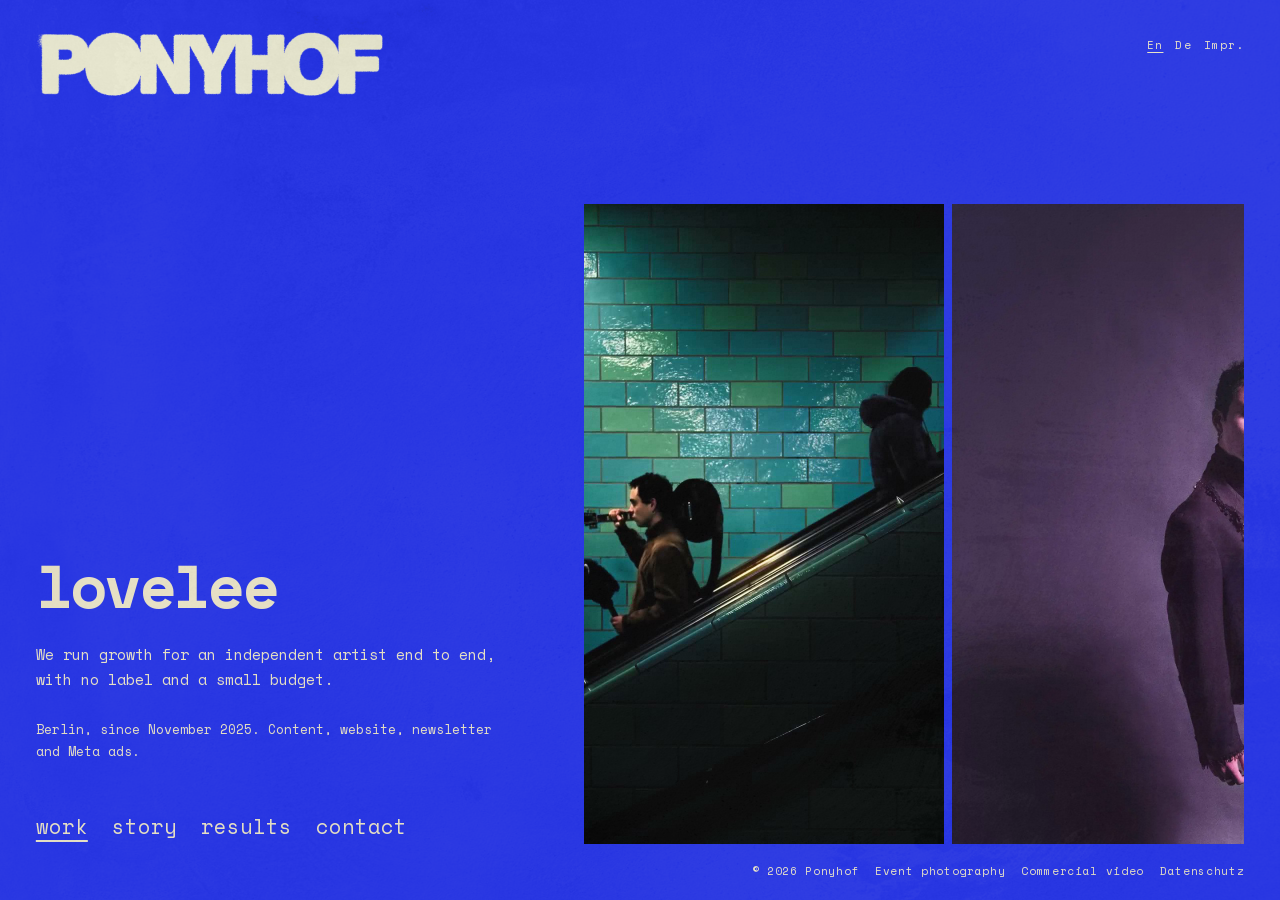
<file: lovelee.html>
<!DOCTYPE html>
<html lang="en">
<head>
  <meta charset="UTF-8">
  <meta name="viewport" content="width=device-width, initial-scale=1.0">
  <title>Lovelee | Artist Growth &amp; Content Production Berlin | Ponyhof</title>
  <meta name="description" content="We run growth for the independent artist Lovelee: content, website, newsletter and Meta ads. 65,000+ streams in under a year, no label.">
  <meta name="robots" content="index, follow">
  <link rel="canonical" href="https://ponyhof.studio/lovelee">
  <meta property="og:type" content="article">
  <meta property="og:url" content="https://ponyhof.studio/lovelee">
  <meta property="og:title" content="Lovelee | Artist Growth &amp; Content Production Berlin | Ponyhof">
  <meta property="og:description" content="We run growth for an independent artist end to end, with no label and a small budget.">
  <meta property="og:image" content="https://ponyhof.studio/og-lovelee.jpg">
  <meta property="og:image:width" content="1200">
  <meta property="og:image:height" content="630">
  <meta name="twitter:card" content="summary_large_image">
  <meta name="twitter:image" content="https://ponyhof.studio/og-lovelee.jpg">
  <script type="application/ld+json">
{
  "@context": "https://schema.org",
  "@graph": [
    {
      "@type": "CreativeWork",
      "@id": "https://ponyhof.studio/lovelee#work",
      "name": "Lovelee by Ponyhof",
      "url": "https://ponyhof.studio/lovelee",
      "description": "We run growth for an independent artist end to end, with no label and a small budget.",
      "creator": {
        "@type": "ProfessionalService",
        "@id": "https://ponyhof.studio/#business",
        "name": "Ponyhof",
        "url": "https://ponyhof.studio/",
        "email": "alex@ponyhof.studio",
        "address": {
          "@type": "PostalAddress",
          "addressLocality": "Berlin",
          "addressCountry": "DE"
        },
        "sameAs": [
          "https://www.instagram.com/ponyhof.studio/"
        ]
      },
      "locationCreated": {
        "@type": "Place",
        "name": "Berlin"
      },
      "inLanguage": "en",
      "dateCreated": "2025",
      "abstract": "65,000+ streams from zero audience in November 2025. 6,914 monthly listeners in more than 23 countries. 2.1 million organic views across all content. €0.13 per click on Meta, with more than one in five listeners saving the song."
    },
    {
      "@type": "BreadcrumbList",
      "itemListElement": [
        {
          "@type": "ListItem",
          "position": 1,
          "name": "Ponyhof",
          "item": "https://ponyhof.studio/"
        },
        {
          "@type": "ListItem",
          "position": 2,
          "name": "Work",
          "item": "https://ponyhof.studio/#work"
        },
        {
          "@type": "ListItem",
          "position": 3,
          "name": "Lovelee",
          "item": "https://ponyhof.studio/lovelee"
        }
      ]
    }
  ]
}
  </script>
  <link rel="icon" type="image/png" sizes="32x32" href="/favicon-32.png">
  <link rel="preload" href="/space-mono-400-latin.woff2" as="font" type="font/woff2" crossorigin>
  <link rel="preload" href="/space-mono-700-latin.woff2" as="font" type="font/woff2" crossorigin>
  <link rel="stylesheet" href="/fonts.css">
  <style>
    *, *::before, *::after { box-sizing: border-box; margin: 0; padding: 0; }
    :root {
      --blue: #2533DF;
      --cream: #EDE7CC;
      --pad: clamp(20px, 2.8vw, 40px);
    }
    html { background: var(--blue); }
    body {
      background: var(--blue); color: var(--cream);
      font-family: 'Space Mono', 'Courier New', monospace;
      font-size: 15px; line-height: 1.65;
      -webkit-font-smoothing: antialiased;
    }
    body::after {
      content: ''; position: fixed; inset: 0; z-index: 9999; pointer-events: none;
      background: url('/texture.jpg') center center / cover no-repeat;
      opacity: 0.08; mix-blend-mode: luminosity;
    }
    a { color: var(--cream); text-underline-offset: 4px; text-decoration-thickness: 1px; }
    a:hover { text-decoration-thickness: 2px; }
    :focus-visible { outline: 2px solid var(--cream); outline-offset: 4px; }
    p, dd { text-wrap: pretty; }
    h1, h2 { text-wrap: balance; }

    /* top bar, same as the homepage: logo left, small links right */
    .top { display: flex; justify-content: space-between; align-items: flex-start; padding: 32px var(--pad); }
    .top img { height: 64px; width: auto; display: block; }
    .meta { display: flex; gap: 12px; font-size: 11px; letter-spacing: 0.1em; padding-top: 4px; }
    .meta a { text-decoration: none; }
    .meta a:hover, .meta a:focus-visible, .meta [aria-current] { text-decoration: underline; text-underline-offset: 3px; }

    /* intro */
    .intro { padding: 48px var(--pad) 56px; }
    h1 {
      font-size: clamp(48px, 6.6vw, 112px); line-height: 0.92; letter-spacing: -0.06em;
      font-weight: 700; text-transform: lowercase; max-width: 12ch;
    }
    .intro p { max-width: 30rem; margin-top: 28px; }
    .tabs { display: none; }

    /* panels: plain flow by default (phones, no script) */
    .panel { padding: 0 var(--pad) 88px; }
    .panel > h2, .panel .wrap > h2 { font-size: 28px; line-height: 1.1; letter-spacing: -0.04em; margin-bottom: 24px; }

    .strip {
      display: flex; gap: 12px; overflow-x: auto; scrollbar-width: none;
      margin-right: calc(var(--pad) * -1); padding-right: var(--pad);
      scroll-snap-type: x proximity; overscroll-behavior-x: contain;
    }
    .strip::-webkit-scrollbar { display: none; }
    .strip { gap: 40px; }
    .roll { flex: none; scroll-snap-align: start; }
    .frames { display: flex; gap: 8px; }
    .frames img, .frames video { display: block; height: 380px; width: auto; background: #1c27b5; }
    .frames video { aspect-ratio: 9 / 16; object-fit: cover; }
    .group { font-size: 15px; font-weight: 700; margin: 0 0 10px; }
    .rows + .group { margin-top: 28px; }
    .strip figcaption { font-size: 12px; margin-top: 10px; }
    .strip figcaption a { text-decoration: none; }
    .strip figcaption a:hover, .strip figcaption a:focus-visible { text-decoration: underline; }

    .rows { border-top: 1px solid var(--cream); }
    .row {
      display: grid; grid-template-columns: minmax(0, 2fr) minmax(0, 3fr); gap: 4px 32px;
      padding: 16px 0; border-bottom: 1px solid var(--cream);
    }
    .row dt { font-weight: 700; }
    .notes { margin-top: 20px; max-width: 34rem; }
    .notes p + p { margin-top: 8px; }

    .contact p { max-width: 30rem; }
    .mail {
      display: inline-block; margin-top: 16px;
      font-size: clamp(28px, 6vw, 104px); line-height: 1; letter-spacing: -0.06em; font-weight: 700;
      text-decoration: none; overflow-wrap: anywhere;
    }
    .mail:hover, .mail:focus-visible { text-decoration: underline; text-decoration-thickness: 3px; text-underline-offset: 10px; }

    .end { display: flex; flex-wrap: wrap; gap: 8px 24px; padding: 24px var(--pad) 32px; font-size: 12px; border-top: 1px solid var(--cream); }
    .end a { text-decoration: none; }
    .end a:hover, .end a:focus-visible { text-decoration: underline; }

    @media (max-width: 900px) {
      .top { padding: 20px var(--pad); }
      .top img { height: 30px; }
      .row { grid-template-columns: 1fr; }
      .frames img, .frames video { height: 300px; }
    }

    /* desktop stage: one fixed screen like the homepage, panels swap in place */
    html.stage, html.stage body { height: 100%; overflow: hidden; }
    html.stage .top { position: fixed; inset: 0 0 auto 0; z-index: 10; }
    html.stage main {
      height: 100vh; display: grid;
      grid-template-columns: minmax(400px, 5fr) minmax(0, 7fr);
      column-gap: clamp(32px, 4vw, 72px);
      padding: 168px 0 56px var(--pad);
    }
    html.stage .intro { padding: 0; display: flex; flex-direction: column; justify-content: flex-end; }
    html.stage h1 { font-size: clamp(44px, 4.8vw, 88px); }
    html.stage .tabs {
      display: flex; flex-wrap: wrap; gap: 4px 24px; margin-top: 48px;
      font-size: clamp(18px, 1.6vw, 26px);
    }
    .tabs button {
      font: inherit; color: var(--cream); background: none; border: 0; cursor: pointer;
      padding: 0; text-transform: lowercase; text-underline-offset: 6px;
    }
    .tabs button:hover { text-decoration: underline; text-decoration-thickness: 1px; }
    .tabs button[aria-selected="true"] { text-decoration: underline; text-decoration-thickness: 2px; }

    html.stage .panels { position: relative; min-height: 0; }
    html.stage .panel {
      position: absolute; inset: 0; padding: 0 var(--pad) 0 0;
      display: flex; flex-direction: column; justify-content: flex-end;
      opacity: 0; visibility: hidden; transition: opacity 0.35s ease, visibility 0s linear 0.35s;
    }
    html.stage .panel.active { opacity: 1; visibility: visible; transition: opacity 0.35s ease; }
    html.stage .panel > h2, html.stage .panel .wrap > h2 {
      position: absolute; width: 1px; height: 1px; overflow: hidden; clip-path: inset(50%); white-space: nowrap;
    }
    html.stage #photos { padding-right: 0; }
    html.stage .strip { height: 100%; align-items: flex-end; margin-right: 0; scroll-snap-type: none; }
    html.stage .strip { gap: 56px; }
    html.stage .roll { height: 100%; display: flex; flex-direction: column; justify-content: flex-end; }
    html.stage .frames { height: calc(100% - 30px); max-height: 640px; align-items: flex-end; }
    html.stage .frames img, html.stage .frames video { height: 100%; }
    @media (max-height: 820px) { html.stage .row { padding: 9px 0; font-size: 13px; line-height: 1.5; } html.stage .rows + .group { margin-top: 18px; } }
    html.stage .roll:last-child { padding-right: var(--pad); }
    html.stage .row { grid-template-columns: minmax(0, 1fr) minmax(0, 2fr); padding: 14px 0; }
    html.stage .panel .wrap { max-width: 760px; }
    html.stage .mail { font-size: clamp(32px, 4.4vw, 76px); white-space: nowrap; }
    html.stage .end {
      position: fixed; right: var(--pad); bottom: 20px; border: 0; padding: 0; z-index: 10;
      font-size: 11px; letter-spacing: 0.06em; gap: 16px;
    }

    html:not(.stage) .groups > div + div { margin-top: 32px; }
    html.stage #book .wrap { max-width: none; }
    html.stage .groups { display: grid; grid-template-columns: 1fr 1fr; gap: 0 40px; }
    html.stage .groups .row { grid-template-columns: 1fr; padding: 10px 0; }
    html.stage .groups .rows + .group { margin-top: 0; }
    html.stage .groups dd { font-size: 13px; line-height: 1.55; }

    /* case studies */
    .facts { margin-top: 14px; font-size: 13px; }
    .results-list { list-style: none; border-top: 1px solid var(--cream); }
    .results-list li {
      font-size: clamp(26px, 3.4vw, 52px); line-height: 1.05; letter-spacing: -0.045em; font-weight: 700;
      padding: 18px 0; border-bottom: 1px solid var(--cream); text-wrap: balance;
    }
    .results-list li span { display: block; font-size: 13px; letter-spacing: 0; font-weight: 400; margin-top: 8px; line-height: 1.5; }
    .next { margin-top: 28px; }
    .single img { max-height: 100%; }
    @media (prefers-reduced-motion: reduce) {
      html.stage .panel, html.stage .panel.active { transition: none; }
    }
  </style>
</head>
<body>
  <header class="top">
    <a href="/"><img src="/logo.webp" alt="Ponyhof home"></a>
    <nav class="meta" aria-label="Language and legal">
      <a href="/lovelee" aria-current="page" lang="en">En</a>
      <a href="/de" lang="de" hreflang="de">De</a>
      <a href="/impressum">Impr.</a>
    </nav>
  </header>

  <main>
    <section class="intro">
      <h1>Lovelee</h1>
      <p>We run growth for an independent artist end to end, with no label and a small budget.</p>
      <p class="facts">Berlin, since November 2025. Content, website, newsletter and Meta ads.</p>
      <div class="tabs" role="tablist" aria-label="Sections">
        <button role="tab" id="tab-work" aria-controls="work" aria-selected="true">work</button>
        <button role="tab" id="tab-story" aria-controls="story" aria-selected="false" tabindex="-1">story</button>
        <button role="tab" id="tab-results" aria-controls="results" aria-selected="false" tabindex="-1">results</button>
        <button role="tab" id="tab-contact" aria-controls="contact" aria-selected="false" tabindex="-1">contact</button>
      </div>
    </section>

    <div class="panels">
      <section class="panel active" id="work" role="tabpanel" aria-labelledby="tab-work">
        <h2>Work</h2>
        <div class="strip" tabindex="0" aria-label="Photos and videos, scroll sideways">
          <figure class="roll">
            <div class="frames">
              <video src="/lovelee-video.mp4" poster="/lovelee-video-poster.jpg" width="720" height="1280" muted loop playsinline preload="none" aria-label="Music video for Lovelee: the artist filmed on an escalator in a tiled station"></video>
              <img src="/lovelee1.webp" alt="Portrait of the artist Lovelee against a purple backdrop" width="1600" height="1600" fetchpriority="high">
              <img src="/lovelee3.webp" alt="Sunflower in a glass vase on a blue background, Lovelee single artwork" width="1500" height="1500" loading="lazy">
              <video src="/lovelee-video2.mp4" poster="/lovelee-video2-poster.jpg" width="720" height="1264" muted loop playsinline preload="none" aria-label="Short clip for Lovelee: the artist standing on a rooftop in Berlin"></video>
              <img src="/lovelee8.webp" alt="Pansy in a glass vase in pink light, Lovelee single artwork" width="1500" height="1500" loading="lazy">
              <img src="/lovelee7.webp" alt="Lovelee CD cover in a jewel case with a price sticker" width="1000" height="1000" loading="lazy">
            </div>
          </figure>
        </div>
      </section>

      <section class="panel" id="story" role="tabpanel" aria-labelledby="tab-story">
        <div class="wrap">
          <h2>Story</h2>
          <dl class="rows">
            <div class="row"><dt>The brief</dt><dd>An artist starting from zero. No label and no audience, on a small budget.</dd></div>
            <div class="row"><dt>What we did</dt><dd>We shoot and edit all the content, and we run the site and the ads. Every release follows the same process: organic reach first, then paid on what already works.</dd></div>
            <div class="row"><dt>Press</dt><dd>Fritz Radio and Kickdrum Mag.</dd></div>
          </dl>
        </div>
      </section>

      <section class="panel" id="results" role="tabpanel" aria-labelledby="tab-results">
        <div class="wrap">
          <h2>Results</h2>
          <ul class="results-list">
            <li>65,000+ streams<span>from zero audience in November 2025</span></li>
            <li>6,914 monthly listeners<span>in more than 23 countries</span></li>
            <li>2.1 million<span>organic views across all content</span></li>
            <li>€0.13 per click<span>on Meta, with more than one in five listeners saving the song</span></li>
          </ul>
        </div>
      </section>

      <section class="panel contact" id="contact" role="tabpanel" aria-labelledby="tab-contact">
        <div class="wrap">
          <h2>Contact</h2>
          <p>Building an artist? Send us the date or the brief. We answer within 2 hours on workdays.</p>
          <a class="mail" href="mailto:alex@ponyhof.studio?subject=Lovelee">alex@ponyhof.studio</a>
          <p class="next">Next: <a href="/rat-fuer-migration">Rat für Migration</a></p>
        </div>
      </section>
    </div>
  </main>

  <footer class="end">
    <span>© 2026 Ponyhof</span>
    <a href="/event-photography-berlin">Event photography</a>
    <a href="/commercial-video-berlin">Commercial video</a>
    <a href="/datenschutz">Datenschutz</a>
  </footer>

  <script>
    (function stage() {
      const root = document.documentElement;
      const desktop = matchMedia('(min-width: 901px) and (min-height: 620px) and (pointer: fine)');
      const tabs = [...document.querySelectorAll('[role="tab"]')];
      const panels = tabs.map(t => document.getElementById(t.getAttribute('aria-controls')));
      const strip = document.querySelector('.strip');
      let index = Math.max(0, panels.findIndex(p => '#' + p.id === location.hash));
      let wheelSum = 0, lockedUntil = 0;

      function show(i, moveFocus) {
        index = Math.max(0, Math.min(panels.length - 1, i));
        const on = root.classList.contains('stage');
        tabs.forEach((tab, k) => {
          const active = k === index;
          tab.setAttribute('aria-selected', active);
          tab.tabIndex = active ? 0 : -1;
          panels[k].classList.toggle('active', active);
          panels[k].inert = on && !active;
        });
        if (on) history.replaceState(null, '', index ? '#' + panels[index].id : location.pathname);
        if (moveFocus) tabs[index].focus();
        document.dispatchEvent(new Event('panelchange'));
      }

      function apply() {
        root.classList.toggle('stage', desktop.matches);
        if (!desktop.matches) panels.forEach(p => { p.inert = false; });
        show(index);
      }

      tabs.forEach((tab, k) => tab.addEventListener('click', () => show(k)));
      document.querySelector('[role="tablist"]').addEventListener('keydown', e => {
        if (e.key === 'ArrowRight') { e.preventDefault(); show(index + 1, true); }
        if (e.key === 'ArrowLeft') { e.preventDefault(); show(index - 1, true); }
      });

      // scrolling stays on one screen: first it moves the photos sideways, then it steps to the next panel
      window.addEventListener('wheel', e => {
        if (!root.classList.contains('stage')) return;
        e.preventDefault();
        const d = Math.abs(e.deltaY) >= Math.abs(e.deltaX) ? e.deltaY : e.deltaX;
        if (panels[index].id === 'work') {
          const max = strip.scrollWidth - strip.clientWidth;
          if ((d > 0 && strip.scrollLeft < max - 1) || (d < 0 && strip.scrollLeft > 1)) {
            strip.scrollLeft += d;
            lockedUntil = Date.now() + 450;
            return;
          }
        }
        if (Date.now() < lockedUntil) return;
        wheelSum += d;
        if (Math.abs(wheelSum) > 60) {
          show(index + (wheelSum > 0 ? 1 : -1));
          wheelSum = 0;
          lockedUntil = Date.now() + 800;
        }
      }, { passive: false });

      document.addEventListener('keydown', e => {
        if (!root.classList.contains('stage') || e.target.closest('[role="tablist"], .strip')) return;
        if (['ArrowDown', 'PageDown'].includes(e.key)) { e.preventDefault(); show(index + 1); }
        if (['ArrowUp', 'PageUp'].includes(e.key)) { e.preventDefault(); show(index - 1); }
      });

      // videos play silently only while they are on screen, and never with reduced motion
      const still = matchMedia('(prefers-reduced-motion: reduce)');
      const vids = [...document.querySelectorAll('.frames video')];
      if (!still.matches && 'IntersectionObserver' in window) {
        const sync = v => {
          if (v._onScreen && !v.closest('[inert]')) { v.preload = 'auto'; v.play().catch(() => {}); } else v.pause();
        };
        const io = new IntersectionObserver(entries => entries.forEach(en => {
          en.target._onScreen = en.isIntersecting; sync(en.target);
        }), { threshold: 0.25 });
        vids.forEach(v => io.observe(v));
        document.addEventListener('panelchange', () => vids.forEach(sync));
      }

      desktop.addEventListener('change', apply);
      apply();
    })();
  </script>
</body>
</html>
</file>
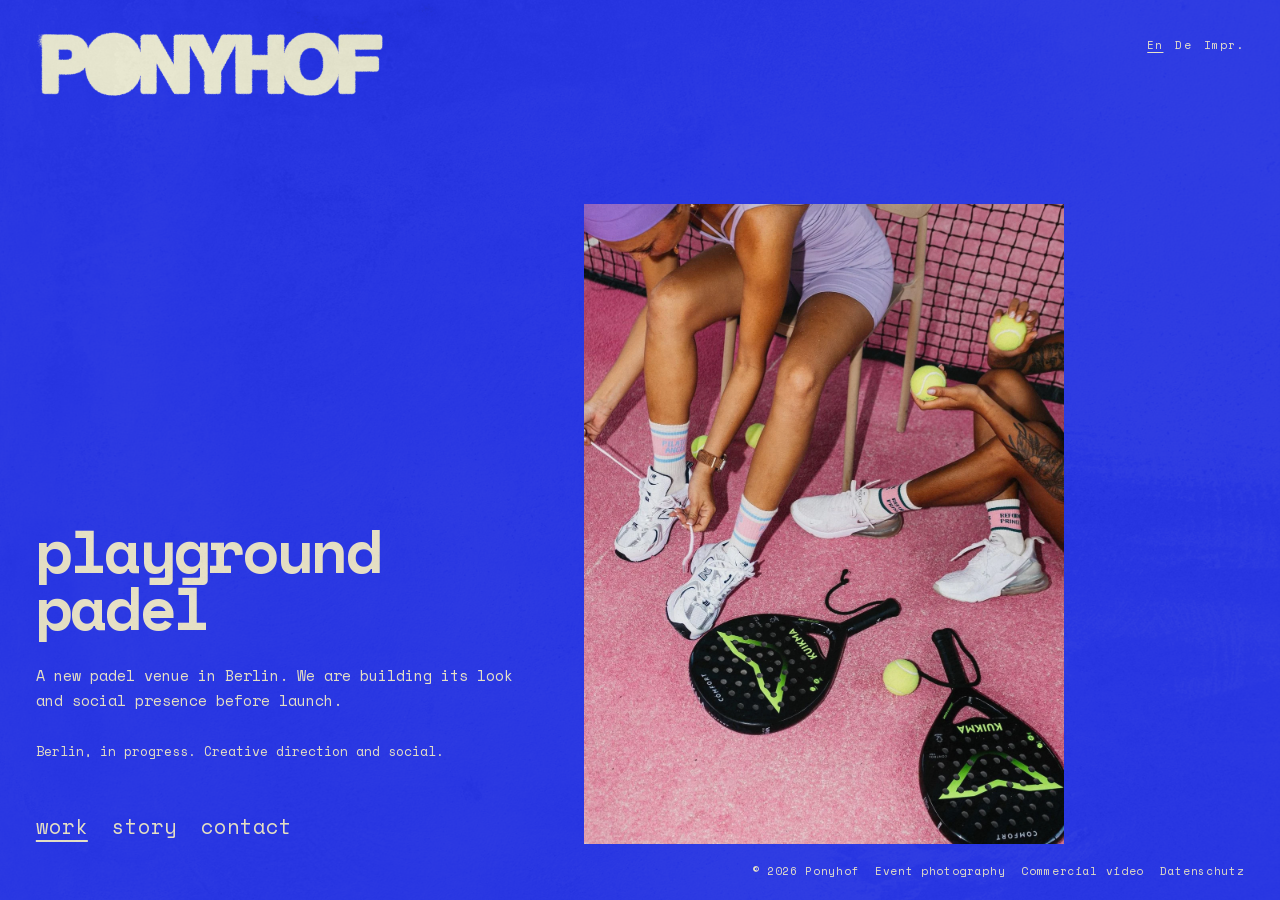
<file: playground-padel.html>
<!DOCTYPE html>
<html lang="en">
<head>
  <meta charset="UTF-8">
  <meta name="viewport" content="width=device-width, initial-scale=1.0">
  <title>Playground Padel Berlin | Brand Identity &amp; Social Launch | Ponyhof</title>
  <meta name="description" content="Ponyhof is building the look and social presence of Playground Padel, a new padel venue in Berlin, from creative direction to the launch campaign.">
  <meta name="robots" content="index, follow">
  <link rel="canonical" href="https://ponyhof.studio/playground-padel">
  <meta property="og:type" content="article">
  <meta property="og:url" content="https://ponyhof.studio/playground-padel">
  <meta property="og:title" content="Playground Padel Berlin | Brand Identity &amp; Social Launch | Ponyhof">
  <meta property="og:description" content="A new padel venue in Berlin. We are building its look and social presence before launch.">
  <meta property="og:image" content="https://ponyhof.studio/og-playground-padel.jpg">
  <meta property="og:image:width" content="1200">
  <meta property="og:image:height" content="630">
  <meta name="twitter:card" content="summary_large_image">
  <meta name="twitter:image" content="https://ponyhof.studio/og-playground-padel.jpg">
  <script type="application/ld+json">
{
  "@context": "https://schema.org",
  "@graph": [
    {
      "@type": "CreativeWork",
      "@id": "https://ponyhof.studio/playground-padel#work",
      "name": "Playground Padel by Ponyhof",
      "url": "https://ponyhof.studio/playground-padel",
      "description": "A new padel venue in Berlin. We are building its look and social presence before launch.",
      "creator": {
        "@type": "ProfessionalService",
        "@id": "https://ponyhof.studio/#business",
        "name": "Ponyhof",
        "url": "https://ponyhof.studio/",
        "email": "alex@ponyhof.studio",
        "address": {
          "@type": "PostalAddress",
          "addressLocality": "Berlin",
          "addressCountry": "DE"
        },
        "sameAs": [
          "https://www.instagram.com/ponyhof.studio/"
        ]
      },
      "locationCreated": {
        "@type": "Place",
        "name": "Berlin"
      },
      "inLanguage": "en"
    },
    {
      "@type": "BreadcrumbList",
      "itemListElement": [
        {
          "@type": "ListItem",
          "position": 1,
          "name": "Ponyhof",
          "item": "https://ponyhof.studio/"
        },
        {
          "@type": "ListItem",
          "position": 2,
          "name": "Work",
          "item": "https://ponyhof.studio/#work"
        },
        {
          "@type": "ListItem",
          "position": 3,
          "name": "Playground Padel",
          "item": "https://ponyhof.studio/playground-padel"
        }
      ]
    }
  ]
}
  </script>
  <link rel="icon" type="image/png" sizes="32x32" href="/favicon-32.png">
  <link rel="preload" href="/space-mono-400-latin.woff2" as="font" type="font/woff2" crossorigin>
  <link rel="preload" href="/space-mono-700-latin.woff2" as="font" type="font/woff2" crossorigin>
  <link rel="stylesheet" href="/fonts.css">
  <style>
    *, *::before, *::after { box-sizing: border-box; margin: 0; padding: 0; }
    :root {
      --blue: #2533DF;
      --cream: #EDE7CC;
      --pad: clamp(20px, 2.8vw, 40px);
    }
    html { background: var(--blue); }
    body {
      background: var(--blue); color: var(--cream);
      font-family: 'Space Mono', 'Courier New', monospace;
      font-size: 15px; line-height: 1.65;
      -webkit-font-smoothing: antialiased;
    }
    body::after {
      content: ''; position: fixed; inset: 0; z-index: 9999; pointer-events: none;
      background: url('/texture.jpg') center center / cover no-repeat;
      opacity: 0.08; mix-blend-mode: luminosity;
    }
    a { color: var(--cream); text-underline-offset: 4px; text-decoration-thickness: 1px; }
    a:hover { text-decoration-thickness: 2px; }
    :focus-visible { outline: 2px solid var(--cream); outline-offset: 4px; }
    p, dd { text-wrap: pretty; }
    h1, h2 { text-wrap: balance; }

    /* top bar, same as the homepage: logo left, small links right */
    .top { display: flex; justify-content: space-between; align-items: flex-start; padding: 32px var(--pad); }
    .top img { height: 64px; width: auto; display: block; }
    .meta { display: flex; gap: 12px; font-size: 11px; letter-spacing: 0.1em; padding-top: 4px; }
    .meta a { text-decoration: none; }
    .meta a:hover, .meta a:focus-visible, .meta [aria-current] { text-decoration: underline; text-underline-offset: 3px; }

    /* intro */
    .intro { padding: 48px var(--pad) 56px; }
    h1 {
      font-size: clamp(48px, 6.6vw, 112px); line-height: 0.92; letter-spacing: -0.06em;
      font-weight: 700; text-transform: lowercase; max-width: 12ch;
    }
    .intro p { max-width: 30rem; margin-top: 28px; }
    .tabs { display: none; }

    /* panels: plain flow by default (phones, no script) */
    .panel { padding: 0 var(--pad) 88px; }
    .panel > h2, .panel .wrap > h2 { font-size: 28px; line-height: 1.1; letter-spacing: -0.04em; margin-bottom: 24px; }

    .strip {
      display: flex; gap: 12px; overflow-x: auto; scrollbar-width: none;
      margin-right: calc(var(--pad) * -1); padding-right: var(--pad);
      scroll-snap-type: x proximity; overscroll-behavior-x: contain;
    }
    .strip::-webkit-scrollbar { display: none; }
    .strip { gap: 40px; }
    .roll { flex: none; scroll-snap-align: start; }
    .frames { display: flex; gap: 8px; }
    .frames img, .frames video { display: block; height: 380px; width: auto; background: #1c27b5; }
    .frames video { aspect-ratio: 9 / 16; object-fit: cover; }
    .group { font-size: 15px; font-weight: 700; margin: 0 0 10px; }
    .rows + .group { margin-top: 28px; }
    .strip figcaption { font-size: 12px; margin-top: 10px; }
    .strip figcaption a { text-decoration: none; }
    .strip figcaption a:hover, .strip figcaption a:focus-visible { text-decoration: underline; }

    .rows { border-top: 1px solid var(--cream); }
    .row {
      display: grid; grid-template-columns: minmax(0, 2fr) minmax(0, 3fr); gap: 4px 32px;
      padding: 16px 0; border-bottom: 1px solid var(--cream);
    }
    .row dt { font-weight: 700; }
    .notes { margin-top: 20px; max-width: 34rem; }
    .notes p + p { margin-top: 8px; }

    .contact p { max-width: 30rem; }
    .mail {
      display: inline-block; margin-top: 16px;
      font-size: clamp(28px, 6vw, 104px); line-height: 1; letter-spacing: -0.06em; font-weight: 700;
      text-decoration: none; overflow-wrap: anywhere;
    }
    .mail:hover, .mail:focus-visible { text-decoration: underline; text-decoration-thickness: 3px; text-underline-offset: 10px; }

    .end { display: flex; flex-wrap: wrap; gap: 8px 24px; padding: 24px var(--pad) 32px; font-size: 12px; border-top: 1px solid var(--cream); }
    .end a { text-decoration: none; }
    .end a:hover, .end a:focus-visible { text-decoration: underline; }

    @media (max-width: 900px) {
      .top { padding: 20px var(--pad); }
      .top img { height: 30px; }
      .row { grid-template-columns: 1fr; }
      .frames img, .frames video { height: 300px; }
    }

    /* desktop stage: one fixed screen like the homepage, panels swap in place */
    html.stage, html.stage body { height: 100%; overflow: hidden; }
    html.stage .top { position: fixed; inset: 0 0 auto 0; z-index: 10; }
    html.stage main {
      height: 100vh; display: grid;
      grid-template-columns: minmax(400px, 5fr) minmax(0, 7fr);
      column-gap: clamp(32px, 4vw, 72px);
      padding: 168px 0 56px var(--pad);
    }
    html.stage .intro { padding: 0; display: flex; flex-direction: column; justify-content: flex-end; }
    html.stage h1 { font-size: clamp(44px, 4.8vw, 88px); }
    html.stage .tabs {
      display: flex; flex-wrap: wrap; gap: 4px 24px; margin-top: 48px;
      font-size: clamp(18px, 1.6vw, 26px);
    }
    .tabs button {
      font: inherit; color: var(--cream); background: none; border: 0; cursor: pointer;
      padding: 0; text-transform: lowercase; text-underline-offset: 6px;
    }
    .tabs button:hover { text-decoration: underline; text-decoration-thickness: 1px; }
    .tabs button[aria-selected="true"] { text-decoration: underline; text-decoration-thickness: 2px; }

    html.stage .panels { position: relative; min-height: 0; }
    html.stage .panel {
      position: absolute; inset: 0; padding: 0 var(--pad) 0 0;
      display: flex; flex-direction: column; justify-content: flex-end;
      opacity: 0; visibility: hidden; transition: opacity 0.35s ease, visibility 0s linear 0.35s;
    }
    html.stage .panel.active { opacity: 1; visibility: visible; transition: opacity 0.35s ease; }
    html.stage .panel > h2, html.stage .panel .wrap > h2 {
      position: absolute; width: 1px; height: 1px; overflow: hidden; clip-path: inset(50%); white-space: nowrap;
    }
    html.stage #photos { padding-right: 0; }
    html.stage .strip { height: 100%; align-items: flex-end; margin-right: 0; scroll-snap-type: none; }
    html.stage .strip { gap: 56px; }
    html.stage .roll { height: 100%; display: flex; flex-direction: column; justify-content: flex-end; }
    html.stage .frames { height: calc(100% - 30px); max-height: 640px; align-items: flex-end; }
    html.stage .frames img, html.stage .frames video { height: 100%; }
    @media (max-height: 820px) { html.stage .row { padding: 9px 0; font-size: 13px; line-height: 1.5; } html.stage .rows + .group { margin-top: 18px; } }
    html.stage .roll:last-child { padding-right: var(--pad); }
    html.stage .row { grid-template-columns: minmax(0, 1fr) minmax(0, 2fr); padding: 14px 0; }
    html.stage .panel .wrap { max-width: 760px; }
    html.stage .mail { font-size: clamp(32px, 4.4vw, 76px); white-space: nowrap; }
    html.stage .end {
      position: fixed; right: var(--pad); bottom: 20px; border: 0; padding: 0; z-index: 10;
      font-size: 11px; letter-spacing: 0.06em; gap: 16px;
    }

    html:not(.stage) .groups > div + div { margin-top: 32px; }
    html.stage #book .wrap { max-width: none; }
    html.stage .groups { display: grid; grid-template-columns: 1fr 1fr; gap: 0 40px; }
    html.stage .groups .row { grid-template-columns: 1fr; padding: 10px 0; }
    html.stage .groups .rows + .group { margin-top: 0; }
    html.stage .groups dd { font-size: 13px; line-height: 1.55; }

    /* case studies */
    .facts { margin-top: 14px; font-size: 13px; }
    .results-list { list-style: none; border-top: 1px solid var(--cream); }
    .results-list li {
      font-size: clamp(26px, 3.4vw, 52px); line-height: 1.05; letter-spacing: -0.045em; font-weight: 700;
      padding: 18px 0; border-bottom: 1px solid var(--cream); text-wrap: balance;
    }
    .results-list li span { display: block; font-size: 13px; letter-spacing: 0; font-weight: 400; margin-top: 8px; line-height: 1.5; }
    .next { margin-top: 28px; }
    .single img { max-height: 100%; }
    @media (prefers-reduced-motion: reduce) {
      html.stage .panel, html.stage .panel.active { transition: none; }
    }
  </style>
</head>
<body>
  <header class="top">
    <a href="/"><img src="/logo.webp" alt="Ponyhof home"></a>
    <nav class="meta" aria-label="Language and legal">
      <a href="/playground-padel" aria-current="page" lang="en">En</a>
      <a href="/de" lang="de" hreflang="de">De</a>
      <a href="/impressum">Impr.</a>
    </nav>
  </header>

  <main>
    <section class="intro">
      <h1>Playground Padel</h1>
      <p>A new padel venue in Berlin. We are building its look and social presence before launch.</p>
      <p class="facts">Berlin, in progress. Creative direction and social.</p>
      <div class="tabs" role="tablist" aria-label="Sections">
        <button role="tab" id="tab-work" aria-controls="work" aria-selected="true">work</button>
        <button role="tab" id="tab-story" aria-controls="story" aria-selected="false" tabindex="-1">story</button>
        <button role="tab" id="tab-contact" aria-controls="contact" aria-selected="false" tabindex="-1">contact</button>
      </div>
    </section>

    <div class="panels">
      <section class="panel active" id="work" role="tabpanel" aria-labelledby="tab-work">
        <h2>Work</h2>
        <div class="strip single" tabindex="0" aria-label="Photos and videos, scroll sideways">
          <figure class="roll">
            <div class="frames">
              <img src="/padel.webp" alt="Players with padel rackets and balls on a pink court for Playground Padel Berlin" width="1200" height="1599" fetchpriority="high">
            </div>
          </figure>
        </div>
      </section>

      <section class="panel" id="story" role="tabpanel" aria-labelledby="tab-story">
        <div class="wrap">
          <h2>Story</h2>
          <dl class="rows">
            <div class="row"><dt>The project</dt><dd>Creative direction and social strategy first, then content production and the launch campaign.</dd></div>
            <div class="row"><dt>Where it stands</dt><dd>Launching soon. The full case study follows after launch.</dd></div>
          </dl>
        </div>
      </section>

      <section class="panel contact" id="contact" role="tabpanel" aria-labelledby="tab-contact">
        <div class="wrap">
          <h2>Contact</h2>
          <p>Launching a venue in Berlin? Send us the date or the brief. We answer within 2 hours on workdays.</p>
          <a class="mail" href="mailto:alex@ponyhof.studio?subject=Playground Padel">alex@ponyhof.studio</a>
          <p class="next">Next: <a href="/trgrs-studios">TRGRS Studios</a></p>
        </div>
      </section>
    </div>
  </main>

  <footer class="end">
    <span>© 2026 Ponyhof</span>
    <a href="/event-photography-berlin">Event photography</a>
    <a href="/commercial-video-berlin">Commercial video</a>
    <a href="/datenschutz">Datenschutz</a>
  </footer>

  <script>
    (function stage() {
      const root = document.documentElement;
      const desktop = matchMedia('(min-width: 901px) and (min-height: 620px) and (pointer: fine)');
      const tabs = [...document.querySelectorAll('[role="tab"]')];
      const panels = tabs.map(t => document.getElementById(t.getAttribute('aria-controls')));
      const strip = document.querySelector('.strip');
      let index = Math.max(0, panels.findIndex(p => '#' + p.id === location.hash));
      let wheelSum = 0, lockedUntil = 0;

      function show(i, moveFocus) {
        index = Math.max(0, Math.min(panels.length - 1, i));
        const on = root.classList.contains('stage');
        tabs.forEach((tab, k) => {
          const active = k === index;
          tab.setAttribute('aria-selected', active);
          tab.tabIndex = active ? 0 : -1;
          panels[k].classList.toggle('active', active);
          panels[k].inert = on && !active;
        });
        if (on) history.replaceState(null, '', index ? '#' + panels[index].id : location.pathname);
        if (moveFocus) tabs[index].focus();
        document.dispatchEvent(new Event('panelchange'));
      }

      function apply() {
        root.classList.toggle('stage', desktop.matches);
        if (!desktop.matches) panels.forEach(p => { p.inert = false; });
        show(index);
      }

      tabs.forEach((tab, k) => tab.addEventListener('click', () => show(k)));
      document.querySelector('[role="tablist"]').addEventListener('keydown', e => {
        if (e.key === 'ArrowRight') { e.preventDefault(); show(index + 1, true); }
        if (e.key === 'ArrowLeft') { e.preventDefault(); show(index - 1, true); }
      });

      // scrolling stays on one screen: first it moves the photos sideways, then it steps to the next panel
      window.addEventListener('wheel', e => {
        if (!root.classList.contains('stage')) return;
        e.preventDefault();
        const d = Math.abs(e.deltaY) >= Math.abs(e.deltaX) ? e.deltaY : e.deltaX;
        if (panels[index].id === 'work') {
          const max = strip.scrollWidth - strip.clientWidth;
          if ((d > 0 && strip.scrollLeft < max - 1) || (d < 0 && strip.scrollLeft > 1)) {
            strip.scrollLeft += d;
            lockedUntil = Date.now() + 450;
            return;
          }
        }
        if (Date.now() < lockedUntil) return;
        wheelSum += d;
        if (Math.abs(wheelSum) > 60) {
          show(index + (wheelSum > 0 ? 1 : -1));
          wheelSum = 0;
          lockedUntil = Date.now() + 800;
        }
      }, { passive: false });

      document.addEventListener('keydown', e => {
        if (!root.classList.contains('stage') || e.target.closest('[role="tablist"], .strip')) return;
        if (['ArrowDown', 'PageDown'].includes(e.key)) { e.preventDefault(); show(index + 1); }
        if (['ArrowUp', 'PageUp'].includes(e.key)) { e.preventDefault(); show(index - 1); }
      });

      // videos play silently only while they are on screen, and never with reduced motion
      const still = matchMedia('(prefers-reduced-motion: reduce)');
      const vids = [...document.querySelectorAll('.frames video')];
      if (!still.matches && 'IntersectionObserver' in window) {
        const sync = v => {
          if (v._onScreen && !v.closest('[inert]')) { v.preload = 'auto'; v.play().catch(() => {}); } else v.pause();
        };
        const io = new IntersectionObserver(entries => entries.forEach(en => {
          en.target._onScreen = en.isIntersecting; sync(en.target);
        }), { threshold: 0.25 });
        vids.forEach(v => io.observe(v));
        document.addEventListener('panelchange', () => vids.forEach(sync));
      }

      desktop.addEventListener('change', apply);
      apply();
    })();
  </script>
</body>
</html>
</file>
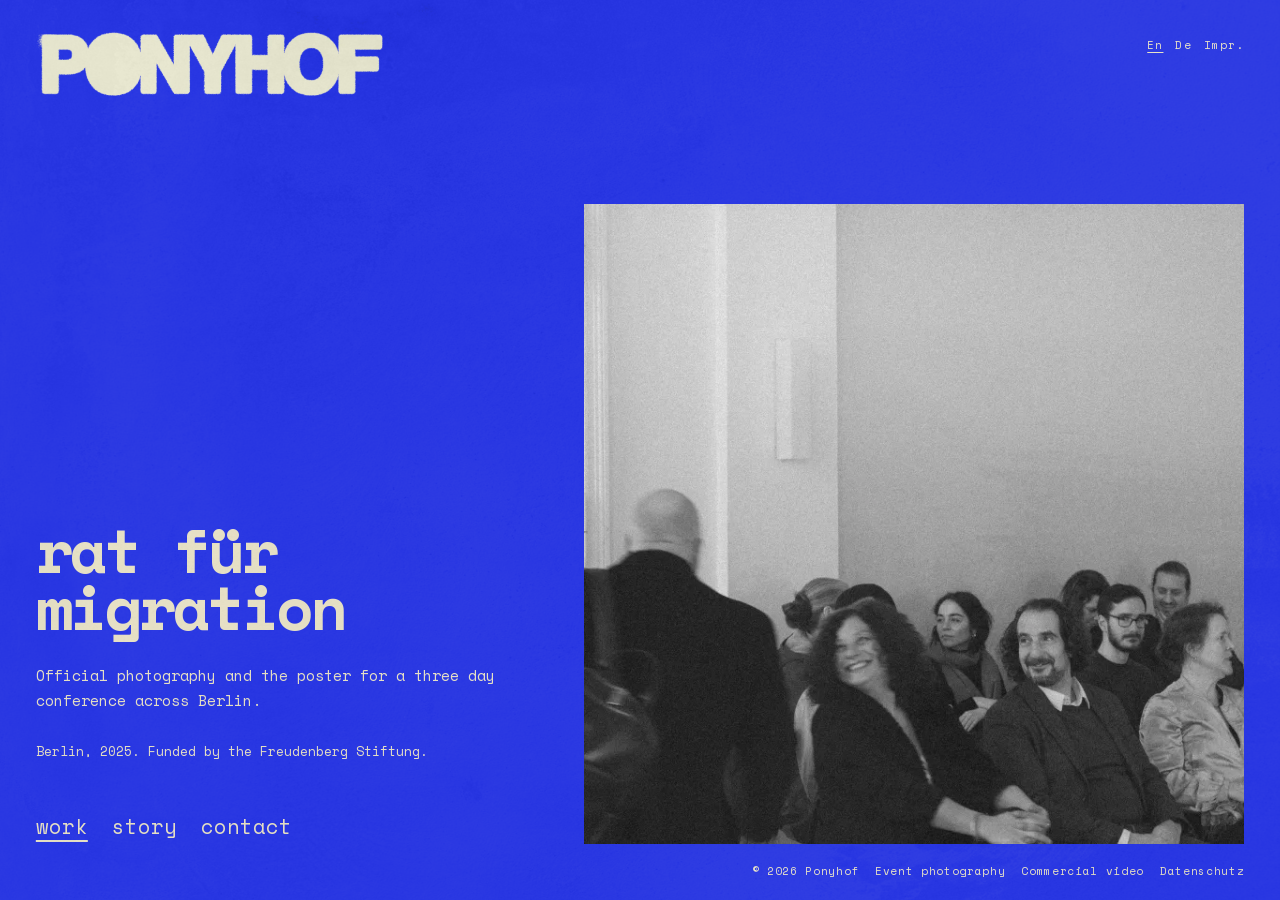
<file: rat-fuer-migration.html>
<!DOCTYPE html>
<html lang="en">
<head>
  <meta charset="UTF-8">
  <meta name="viewport" content="width=device-width, initial-scale=1.0">
  <title>Rat für Migration | Conference Photography Berlin | Ponyhof</title>
  <meta name="description" content="Official photography and the poster for the Rat für Migration conference in Berlin. Three days across several venues, gallery delivered within 48 hours.">
  <meta name="robots" content="index, follow">
  <link rel="canonical" href="https://ponyhof.studio/rat-fuer-migration">
  <meta property="og:type" content="article">
  <meta property="og:url" content="https://ponyhof.studio/rat-fuer-migration">
  <meta property="og:title" content="Rat für Migration | Conference Photography Berlin | Ponyhof">
  <meta property="og:description" content="Official photography and the poster for a three day conference across Berlin.">
  <meta property="og:image" content="https://ponyhof.studio/og-rat-fuer-migration.jpg">
  <meta property="og:image:width" content="1200">
  <meta property="og:image:height" content="630">
  <meta name="twitter:card" content="summary_large_image">
  <meta name="twitter:image" content="https://ponyhof.studio/og-rat-fuer-migration.jpg">
  <script type="application/ld+json">
{
  "@context": "https://schema.org",
  "@graph": [
    {
      "@type": "CreativeWork",
      "@id": "https://ponyhof.studio/rat-fuer-migration#work",
      "name": "Rat für Migration by Ponyhof",
      "url": "https://ponyhof.studio/rat-fuer-migration",
      "description": "Official photography and the poster for a three day conference across Berlin.",
      "creator": {
        "@type": "ProfessionalService",
        "@id": "https://ponyhof.studio/#business",
        "name": "Ponyhof",
        "url": "https://ponyhof.studio/",
        "email": "alex@ponyhof.studio",
        "address": {
          "@type": "PostalAddress",
          "addressLocality": "Berlin",
          "addressCountry": "DE"
        },
        "sameAs": [
          "https://www.instagram.com/ponyhof.studio/"
        ]
      },
      "locationCreated": {
        "@type": "Place",
        "name": "Berlin"
      },
      "inLanguage": "en",
      "dateCreated": "2025"
    },
    {
      "@type": "BreadcrumbList",
      "itemListElement": [
        {
          "@type": "ListItem",
          "position": 1,
          "name": "Ponyhof",
          "item": "https://ponyhof.studio/"
        },
        {
          "@type": "ListItem",
          "position": 2,
          "name": "Work",
          "item": "https://ponyhof.studio/#work"
        },
        {
          "@type": "ListItem",
          "position": 3,
          "name": "Rat für Migration",
          "item": "https://ponyhof.studio/rat-fuer-migration"
        }
      ]
    }
  ]
}
  </script>
  <link rel="icon" type="image/png" sizes="32x32" href="/favicon-32.png">
  <link rel="preload" href="/space-mono-400-latin.woff2" as="font" type="font/woff2" crossorigin>
  <link rel="preload" href="/space-mono-700-latin.woff2" as="font" type="font/woff2" crossorigin>
  <link rel="stylesheet" href="/fonts.css">
  <style>
    *, *::before, *::after { box-sizing: border-box; margin: 0; padding: 0; }
    :root {
      --blue: #2533DF;
      --cream: #EDE7CC;
      --pad: clamp(20px, 2.8vw, 40px);
    }
    html { background: var(--blue); }
    body {
      background: var(--blue); color: var(--cream);
      font-family: 'Space Mono', 'Courier New', monospace;
      font-size: 15px; line-height: 1.65;
      -webkit-font-smoothing: antialiased;
    }
    body::after {
      content: ''; position: fixed; inset: 0; z-index: 9999; pointer-events: none;
      background: url('/texture.jpg') center center / cover no-repeat;
      opacity: 0.08; mix-blend-mode: luminosity;
    }
    a { color: var(--cream); text-underline-offset: 4px; text-decoration-thickness: 1px; }
    a:hover { text-decoration-thickness: 2px; }
    :focus-visible { outline: 2px solid var(--cream); outline-offset: 4px; }
    p, dd { text-wrap: pretty; }
    h1, h2 { text-wrap: balance; }

    /* top bar, same as the homepage: logo left, small links right */
    .top { display: flex; justify-content: space-between; align-items: flex-start; padding: 32px var(--pad); }
    .top img { height: 64px; width: auto; display: block; }
    .meta { display: flex; gap: 12px; font-size: 11px; letter-spacing: 0.1em; padding-top: 4px; }
    .meta a { text-decoration: none; }
    .meta a:hover, .meta a:focus-visible, .meta [aria-current] { text-decoration: underline; text-underline-offset: 3px; }

    /* intro */
    .intro { padding: 48px var(--pad) 56px; }
    h1 {
      font-size: clamp(48px, 6.6vw, 112px); line-height: 0.92; letter-spacing: -0.06em;
      font-weight: 700; text-transform: lowercase; max-width: 12ch;
    }
    .intro p { max-width: 30rem; margin-top: 28px; }
    .tabs { display: none; }

    /* panels: plain flow by default (phones, no script) */
    .panel { padding: 0 var(--pad) 88px; }
    .panel > h2, .panel .wrap > h2 { font-size: 28px; line-height: 1.1; letter-spacing: -0.04em; margin-bottom: 24px; }

    .strip {
      display: flex; gap: 12px; overflow-x: auto; scrollbar-width: none;
      margin-right: calc(var(--pad) * -1); padding-right: var(--pad);
      scroll-snap-type: x proximity; overscroll-behavior-x: contain;
    }
    .strip::-webkit-scrollbar { display: none; }
    .strip { gap: 40px; }
    .roll { flex: none; scroll-snap-align: start; }
    .frames { display: flex; gap: 8px; }
    .frames img, .frames video { display: block; height: 380px; width: auto; background: #1c27b5; }
    .frames video { aspect-ratio: 9 / 16; object-fit: cover; }
    .group { font-size: 15px; font-weight: 700; margin: 0 0 10px; }
    .rows + .group { margin-top: 28px; }
    .strip figcaption { font-size: 12px; margin-top: 10px; }
    .strip figcaption a { text-decoration: none; }
    .strip figcaption a:hover, .strip figcaption a:focus-visible { text-decoration: underline; }

    .rows { border-top: 1px solid var(--cream); }
    .row {
      display: grid; grid-template-columns: minmax(0, 2fr) minmax(0, 3fr); gap: 4px 32px;
      padding: 16px 0; border-bottom: 1px solid var(--cream);
    }
    .row dt { font-weight: 700; }
    .notes { margin-top: 20px; max-width: 34rem; }
    .notes p + p { margin-top: 8px; }

    .contact p { max-width: 30rem; }
    .mail {
      display: inline-block; margin-top: 16px;
      font-size: clamp(28px, 6vw, 104px); line-height: 1; letter-spacing: -0.06em; font-weight: 700;
      text-decoration: none; overflow-wrap: anywhere;
    }
    .mail:hover, .mail:focus-visible { text-decoration: underline; text-decoration-thickness: 3px; text-underline-offset: 10px; }

    .end { display: flex; flex-wrap: wrap; gap: 8px 24px; padding: 24px var(--pad) 32px; font-size: 12px; border-top: 1px solid var(--cream); }
    .end a { text-decoration: none; }
    .end a:hover, .end a:focus-visible { text-decoration: underline; }

    @media (max-width: 900px) {
      .top { padding: 20px var(--pad); }
      .top img { height: 30px; }
      .row { grid-template-columns: 1fr; }
      .frames img, .frames video { height: 300px; }
    }

    /* desktop stage: one fixed screen like the homepage, panels swap in place */
    html.stage, html.stage body { height: 100%; overflow: hidden; }
    html.stage .top { position: fixed; inset: 0 0 auto 0; z-index: 10; }
    html.stage main {
      height: 100vh; display: grid;
      grid-template-columns: minmax(400px, 5fr) minmax(0, 7fr);
      column-gap: clamp(32px, 4vw, 72px);
      padding: 168px 0 56px var(--pad);
    }
    html.stage .intro { padding: 0; display: flex; flex-direction: column; justify-content: flex-end; }
    html.stage h1 { font-size: clamp(44px, 4.8vw, 88px); }
    html.stage .tabs {
      display: flex; flex-wrap: wrap; gap: 4px 24px; margin-top: 48px;
      font-size: clamp(18px, 1.6vw, 26px);
    }
    .tabs button {
      font: inherit; color: var(--cream); background: none; border: 0; cursor: pointer;
      padding: 0; text-transform: lowercase; text-underline-offset: 6px;
    }
    .tabs button:hover { text-decoration: underline; text-decoration-thickness: 1px; }
    .tabs button[aria-selected="true"] { text-decoration: underline; text-decoration-thickness: 2px; }

    html.stage .panels { position: relative; min-height: 0; }
    html.stage .panel {
      position: absolute; inset: 0; padding: 0 var(--pad) 0 0;
      display: flex; flex-direction: column; justify-content: flex-end;
      opacity: 0; visibility: hidden; transition: opacity 0.35s ease, visibility 0s linear 0.35s;
    }
    html.stage .panel.active { opacity: 1; visibility: visible; transition: opacity 0.35s ease; }
    html.stage .panel > h2, html.stage .panel .wrap > h2 {
      position: absolute; width: 1px; height: 1px; overflow: hidden; clip-path: inset(50%); white-space: nowrap;
    }
    html.stage #photos { padding-right: 0; }
    html.stage .strip { height: 100%; align-items: flex-end; margin-right: 0; scroll-snap-type: none; }
    html.stage .strip { gap: 56px; }
    html.stage .roll { height: 100%; display: flex; flex-direction: column; justify-content: flex-end; }
    html.stage .frames { height: calc(100% - 30px); max-height: 640px; align-items: flex-end; }
    html.stage .frames img, html.stage .frames video { height: 100%; }
    @media (max-height: 820px) { html.stage .row { padding: 9px 0; font-size: 13px; line-height: 1.5; } html.stage .rows + .group { margin-top: 18px; } }
    html.stage .roll:last-child { padding-right: var(--pad); }
    html.stage .row { grid-template-columns: minmax(0, 1fr) minmax(0, 2fr); padding: 14px 0; }
    html.stage .panel .wrap { max-width: 760px; }
    html.stage .mail { font-size: clamp(32px, 4.4vw, 76px); white-space: nowrap; }
    html.stage .end {
      position: fixed; right: var(--pad); bottom: 20px; border: 0; padding: 0; z-index: 10;
      font-size: 11px; letter-spacing: 0.06em; gap: 16px;
    }

    html:not(.stage) .groups > div + div { margin-top: 32px; }
    html.stage #book .wrap { max-width: none; }
    html.stage .groups { display: grid; grid-template-columns: 1fr 1fr; gap: 0 40px; }
    html.stage .groups .row { grid-template-columns: 1fr; padding: 10px 0; }
    html.stage .groups .rows + .group { margin-top: 0; }
    html.stage .groups dd { font-size: 13px; line-height: 1.55; }

    /* case studies */
    .facts { margin-top: 14px; font-size: 13px; }
    .results-list { list-style: none; border-top: 1px solid var(--cream); }
    .results-list li {
      font-size: clamp(26px, 3.4vw, 52px); line-height: 1.05; letter-spacing: -0.045em; font-weight: 700;
      padding: 18px 0; border-bottom: 1px solid var(--cream); text-wrap: balance;
    }
    .results-list li span { display: block; font-size: 13px; letter-spacing: 0; font-weight: 400; margin-top: 8px; line-height: 1.5; }
    .next { margin-top: 28px; }
    .single img { max-height: 100%; }
    @media (prefers-reduced-motion: reduce) {
      html.stage .panel, html.stage .panel.active { transition: none; }
    }
  </style>
</head>
<body>
  <header class="top">
    <a href="/"><img src="/logo.webp" alt="Ponyhof home"></a>
    <nav class="meta" aria-label="Language and legal">
      <a href="/rat-fuer-migration" aria-current="page" lang="en">En</a>
      <a href="/de" lang="de" hreflang="de">De</a>
      <a href="/impressum">Impr.</a>
    </nav>
  </header>

  <main>
    <section class="intro">
      <h1>Rat für Migration</h1>
      <p>Official photography and the poster for a three day conference across Berlin.</p>
      <p class="facts">Berlin, 2025. Funded by the Freudenberg Stiftung.</p>
      <div class="tabs" role="tablist" aria-label="Sections">
        <button role="tab" id="tab-work" aria-controls="work" aria-selected="true">work</button>
        <button role="tab" id="tab-story" aria-controls="story" aria-selected="false" tabindex="-1">story</button>
        <button role="tab" id="tab-contact" aria-controls="contact" aria-selected="false" tabindex="-1">contact</button>
      </div>
    </section>

    <div class="panels">
      <section class="panel active" id="work" role="tabpanel" aria-labelledby="tab-work">
        <h2>Work</h2>
        <div class="strip" tabindex="0" aria-label="Photos and videos, scroll sideways">
          <figure class="roll">
            <div class="frames">
              <img src="/rfm60.webp" alt="Audience laughing during a panel at the Rat für Migration conference in Berlin" width="1024" height="683" fetchpriority="high">
              <img src="/rfm-poster.webp" alt="Poster for X Jahre Postmigration, the Rat für Migration conference, designed by Ponyhof" width="1414" height="2000" loading="lazy">
              <img src="/rfm62.webp" alt="Guests in conversation between sessions at the Rat für Migration conference" width="683" height="1024" loading="lazy">
              <img src="/rfm66.webp" alt="Panel speakers in front of a projected slide at the Rat für Migration conference" width="1024" height="960" loading="lazy">
              <img src="/rfm61.webp" alt="Conference room during a session of the Rat für Migration conference" width="718" height="1023" loading="lazy">
              <img src="/rfm63.webp" alt="Guests standing in a doorway at the Rat für Migration conference" width="683" height="1024" loading="lazy">
              <img src="/rfm67.webp" alt="Guest listening at the Rat für Migration conference in Berlin" width="622" height="1024" loading="lazy">
              <img src="/rfm68.webp" alt="Two guests talking at the Rat für Migration conference in Berlin" width="666" height="1024" loading="lazy">
            </div>
          </figure>
        </div>
      </section>

      <section class="panel" id="story" role="tabpanel" aria-labelledby="tab-story">
        <div class="wrap">
          <h2>Story</h2>
          <dl class="rows">
            <div class="row"><dt>The brief</dt><dd>Their annual conference, X Jahre Postmigration, ran for three days at several venues. They needed documentary photos fast enough for their own site and social channels.</dd></div>
            <div class="row"><dt>What we did</dt><dd>We worked directly with the general management and covered talks and panels in every venue, from Humboldt University to the Kapelle am Urban. We also designed the poster.</dd></div>
            <div class="row"><dt>What they got</dt><dd>A full gallery of edited photos within 48 hours of the last day, in time for press and social.</dd></div>
          </dl>
        </div>
      </section>

      <section class="panel contact" id="contact" role="tabpanel" aria-labelledby="tab-contact">
        <div class="wrap">
          <h2>Contact</h2>
          <p>Covering a conference? Send us the date or the brief. We answer within 2 hours on workdays.</p>
          <a class="mail" href="mailto:alex@ponyhof.studio?subject=Rat für Migration">alex@ponyhof.studio</a>
          <p class="next">Next: <a href="/playground-padel">Playground Padel</a></p>
        </div>
      </section>
    </div>
  </main>

  <footer class="end">
    <span>© 2026 Ponyhof</span>
    <a href="/event-photography-berlin">Event photography</a>
    <a href="/commercial-video-berlin">Commercial video</a>
    <a href="/datenschutz">Datenschutz</a>
  </footer>

  <script>
    (function stage() {
      const root = document.documentElement;
      const desktop = matchMedia('(min-width: 901px) and (min-height: 620px) and (pointer: fine)');
      const tabs = [...document.querySelectorAll('[role="tab"]')];
      const panels = tabs.map(t => document.getElementById(t.getAttribute('aria-controls')));
      const strip = document.querySelector('.strip');
      let index = Math.max(0, panels.findIndex(p => '#' + p.id === location.hash));
      let wheelSum = 0, lockedUntil = 0;

      function show(i, moveFocus) {
        index = Math.max(0, Math.min(panels.length - 1, i));
        const on = root.classList.contains('stage');
        tabs.forEach((tab, k) => {
          const active = k === index;
          tab.setAttribute('aria-selected', active);
          tab.tabIndex = active ? 0 : -1;
          panels[k].classList.toggle('active', active);
          panels[k].inert = on && !active;
        });
        if (on) history.replaceState(null, '', index ? '#' + panels[index].id : location.pathname);
        if (moveFocus) tabs[index].focus();
        document.dispatchEvent(new Event('panelchange'));
      }

      function apply() {
        root.classList.toggle('stage', desktop.matches);
        if (!desktop.matches) panels.forEach(p => { p.inert = false; });
        show(index);
      }

      tabs.forEach((tab, k) => tab.addEventListener('click', () => show(k)));
      document.querySelector('[role="tablist"]').addEventListener('keydown', e => {
        if (e.key === 'ArrowRight') { e.preventDefault(); show(index + 1, true); }
        if (e.key === 'ArrowLeft') { e.preventDefault(); show(index - 1, true); }
      });

      // scrolling stays on one screen: first it moves the photos sideways, then it steps to the next panel
      window.addEventListener('wheel', e => {
        if (!root.classList.contains('stage')) return;
        e.preventDefault();
        const d = Math.abs(e.deltaY) >= Math.abs(e.deltaX) ? e.deltaY : e.deltaX;
        if (panels[index].id === 'work') {
          const max = strip.scrollWidth - strip.clientWidth;
          if ((d > 0 && strip.scrollLeft < max - 1) || (d < 0 && strip.scrollLeft > 1)) {
            strip.scrollLeft += d;
            lockedUntil = Date.now() + 450;
            return;
          }
        }
        if (Date.now() < lockedUntil) return;
        wheelSum += d;
        if (Math.abs(wheelSum) > 60) {
          show(index + (wheelSum > 0 ? 1 : -1));
          wheelSum = 0;
          lockedUntil = Date.now() + 800;
        }
      }, { passive: false });

      document.addEventListener('keydown', e => {
        if (!root.classList.contains('stage') || e.target.closest('[role="tablist"], .strip')) return;
        if (['ArrowDown', 'PageDown'].includes(e.key)) { e.preventDefault(); show(index + 1); }
        if (['ArrowUp', 'PageUp'].includes(e.key)) { e.preventDefault(); show(index - 1); }
      });

      // videos play silently only while they are on screen, and never with reduced motion
      const still = matchMedia('(prefers-reduced-motion: reduce)');
      const vids = [...document.querySelectorAll('.frames video')];
      if (!still.matches && 'IntersectionObserver' in window) {
        const sync = v => {
          if (v._onScreen && !v.closest('[inert]')) { v.preload = 'auto'; v.play().catch(() => {}); } else v.pause();
        };
        const io = new IntersectionObserver(entries => entries.forEach(en => {
          en.target._onScreen = en.isIntersecting; sync(en.target);
        }), { threshold: 0.25 });
        vids.forEach(v => io.observe(v));
        document.addEventListener('panelchange', () => vids.forEach(sync));
      }

      desktop.addEventListener('change', apply);
      apply();
    })();
  </script>
</body>
</html>
</file>
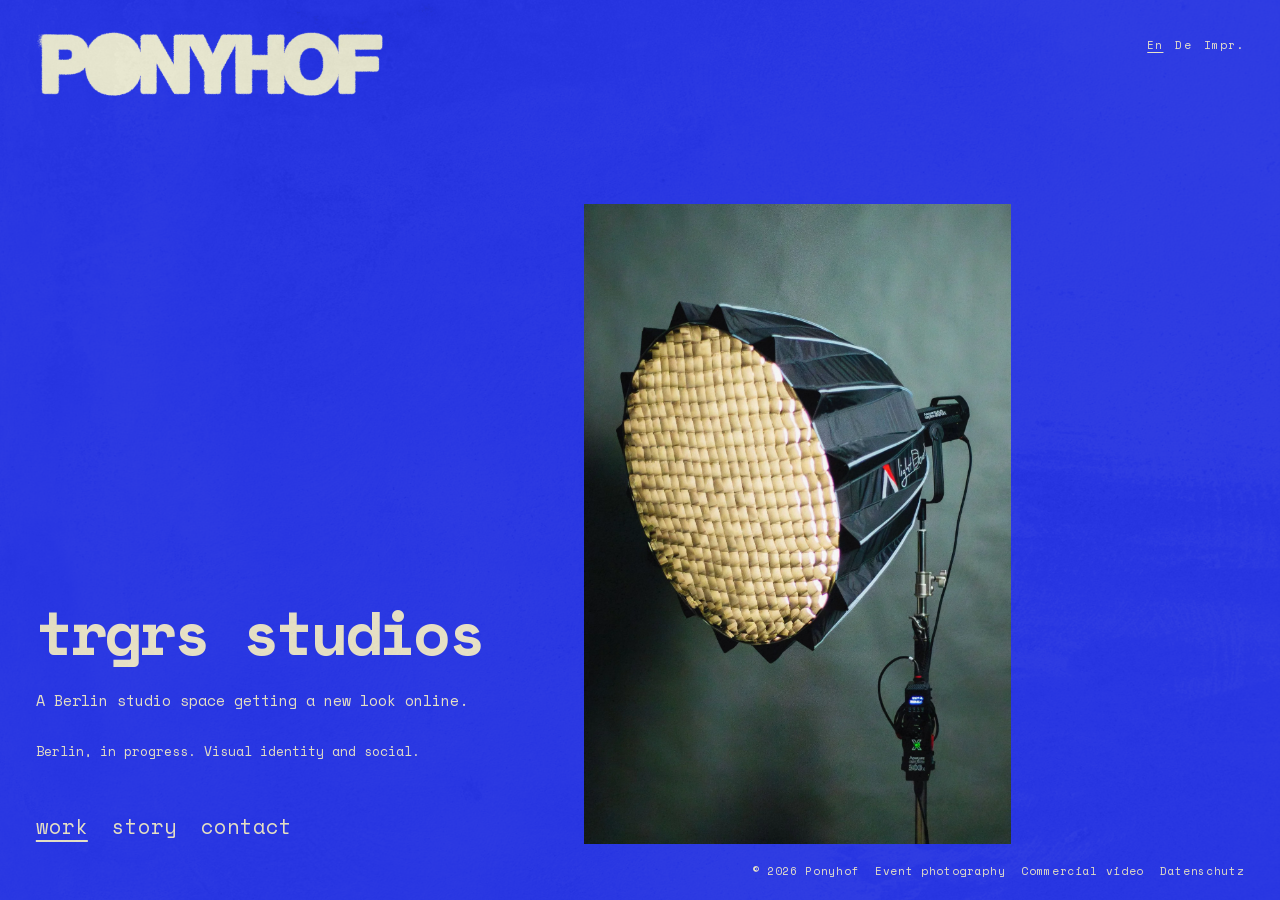
<file: trgrs-studios.html>
<!DOCTYPE html>
<html lang="en">
<head>
  <meta charset="UTF-8">
  <meta name="viewport" content="width=device-width, initial-scale=1.0">
  <title>TRGRS Studios Berlin | Digital Identity &amp; Visual Language | Ponyhof</title>
  <meta name="description" content="Ponyhof is giving TRGRS Studios, a Berlin studio space, a new look online, from visual language to social and content of the spaces.">
  <meta name="robots" content="index, follow">
  <link rel="canonical" href="https://ponyhof.studio/trgrs-studios">
  <meta property="og:type" content="article">
  <meta property="og:url" content="https://ponyhof.studio/trgrs-studios">
  <meta property="og:title" content="TRGRS Studios Berlin | Digital Identity &amp; Visual Language | Ponyhof">
  <meta property="og:description" content="A Berlin studio space getting a new look online.">
  <meta property="og:image" content="https://ponyhof.studio/og-trgrs-studios.jpg">
  <meta property="og:image:width" content="1200">
  <meta property="og:image:height" content="630">
  <meta name="twitter:card" content="summary_large_image">
  <meta name="twitter:image" content="https://ponyhof.studio/og-trgrs-studios.jpg">
  <script type="application/ld+json">
{
  "@context": "https://schema.org",
  "@graph": [
    {
      "@type": "CreativeWork",
      "@id": "https://ponyhof.studio/trgrs-studios#work",
      "name": "TRGRS Studios by Ponyhof",
      "url": "https://ponyhof.studio/trgrs-studios",
      "description": "A Berlin studio space getting a new look online.",
      "creator": {
        "@type": "ProfessionalService",
        "@id": "https://ponyhof.studio/#business",
        "name": "Ponyhof",
        "url": "https://ponyhof.studio/",
        "email": "alex@ponyhof.studio",
        "address": {
          "@type": "PostalAddress",
          "addressLocality": "Berlin",
          "addressCountry": "DE"
        },
        "sameAs": [
          "https://www.instagram.com/ponyhof.studio/"
        ]
      },
      "locationCreated": {
        "@type": "Place",
        "name": "Berlin"
      },
      "inLanguage": "en"
    },
    {
      "@type": "BreadcrumbList",
      "itemListElement": [
        {
          "@type": "ListItem",
          "position": 1,
          "name": "Ponyhof",
          "item": "https://ponyhof.studio/"
        },
        {
          "@type": "ListItem",
          "position": 2,
          "name": "Work",
          "item": "https://ponyhof.studio/#work"
        },
        {
          "@type": "ListItem",
          "position": 3,
          "name": "TRGRS Studios",
          "item": "https://ponyhof.studio/trgrs-studios"
        }
      ]
    }
  ]
}
  </script>
  <link rel="icon" type="image/png" sizes="32x32" href="/favicon-32.png">
  <link rel="preload" href="/space-mono-400-latin.woff2" as="font" type="font/woff2" crossorigin>
  <link rel="preload" href="/space-mono-700-latin.woff2" as="font" type="font/woff2" crossorigin>
  <link rel="stylesheet" href="/fonts.css">
  <style>
    *, *::before, *::after { box-sizing: border-box; margin: 0; padding: 0; }
    :root {
      --blue: #2533DF;
      --cream: #EDE7CC;
      --pad: clamp(20px, 2.8vw, 40px);
    }
    html { background: var(--blue); }
    body {
      background: var(--blue); color: var(--cream);
      font-family: 'Space Mono', 'Courier New', monospace;
      font-size: 15px; line-height: 1.65;
      -webkit-font-smoothing: antialiased;
    }
    body::after {
      content: ''; position: fixed; inset: 0; z-index: 9999; pointer-events: none;
      background: url('/texture.jpg') center center / cover no-repeat;
      opacity: 0.08; mix-blend-mode: luminosity;
    }
    a { color: var(--cream); text-underline-offset: 4px; text-decoration-thickness: 1px; }
    a:hover { text-decoration-thickness: 2px; }
    :focus-visible { outline: 2px solid var(--cream); outline-offset: 4px; }
    p, dd { text-wrap: pretty; }
    h1, h2 { text-wrap: balance; }

    /* top bar, same as the homepage: logo left, small links right */
    .top { display: flex; justify-content: space-between; align-items: flex-start; padding: 32px var(--pad); }
    .top img { height: 64px; width: auto; display: block; }
    .meta { display: flex; gap: 12px; font-size: 11px; letter-spacing: 0.1em; padding-top: 4px; }
    .meta a { text-decoration: none; }
    .meta a:hover, .meta a:focus-visible, .meta [aria-current] { text-decoration: underline; text-underline-offset: 3px; }

    /* intro */
    .intro { padding: 48px var(--pad) 56px; }
    h1 {
      font-size: clamp(48px, 6.6vw, 112px); line-height: 0.92; letter-spacing: -0.06em;
      font-weight: 700; text-transform: lowercase; max-width: 12ch;
    }
    .intro p { max-width: 30rem; margin-top: 28px; }
    .tabs { display: none; }

    /* panels: plain flow by default (phones, no script) */
    .panel { padding: 0 var(--pad) 88px; }
    .panel > h2, .panel .wrap > h2 { font-size: 28px; line-height: 1.1; letter-spacing: -0.04em; margin-bottom: 24px; }

    .strip {
      display: flex; gap: 12px; overflow-x: auto; scrollbar-width: none;
      margin-right: calc(var(--pad) * -1); padding-right: var(--pad);
      scroll-snap-type: x proximity; overscroll-behavior-x: contain;
    }
    .strip::-webkit-scrollbar { display: none; }
    .strip { gap: 40px; }
    .roll { flex: none; scroll-snap-align: start; }
    .frames { display: flex; gap: 8px; }
    .frames img, .frames video { display: block; height: 380px; width: auto; background: #1c27b5; }
    .frames video { aspect-ratio: 9 / 16; object-fit: cover; }
    .group { font-size: 15px; font-weight: 700; margin: 0 0 10px; }
    .rows + .group { margin-top: 28px; }
    .strip figcaption { font-size: 12px; margin-top: 10px; }
    .strip figcaption a { text-decoration: none; }
    .strip figcaption a:hover, .strip figcaption a:focus-visible { text-decoration: underline; }

    .rows { border-top: 1px solid var(--cream); }
    .row {
      display: grid; grid-template-columns: minmax(0, 2fr) minmax(0, 3fr); gap: 4px 32px;
      padding: 16px 0; border-bottom: 1px solid var(--cream);
    }
    .row dt { font-weight: 700; }
    .notes { margin-top: 20px; max-width: 34rem; }
    .notes p + p { margin-top: 8px; }

    .contact p { max-width: 30rem; }
    .mail {
      display: inline-block; margin-top: 16px;
      font-size: clamp(28px, 6vw, 104px); line-height: 1; letter-spacing: -0.06em; font-weight: 700;
      text-decoration: none; overflow-wrap: anywhere;
    }
    .mail:hover, .mail:focus-visible { text-decoration: underline; text-decoration-thickness: 3px; text-underline-offset: 10px; }

    .end { display: flex; flex-wrap: wrap; gap: 8px 24px; padding: 24px var(--pad) 32px; font-size: 12px; border-top: 1px solid var(--cream); }
    .end a { text-decoration: none; }
    .end a:hover, .end a:focus-visible { text-decoration: underline; }

    @media (max-width: 900px) {
      .top { padding: 20px var(--pad); }
      .top img { height: 30px; }
      .row { grid-template-columns: 1fr; }
      .frames img, .frames video { height: 300px; }
    }

    /* desktop stage: one fixed screen like the homepage, panels swap in place */
    html.stage, html.stage body { height: 100%; overflow: hidden; }
    html.stage .top { position: fixed; inset: 0 0 auto 0; z-index: 10; }
    html.stage main {
      height: 100vh; display: grid;
      grid-template-columns: minmax(400px, 5fr) minmax(0, 7fr);
      column-gap: clamp(32px, 4vw, 72px);
      padding: 168px 0 56px var(--pad);
    }
    html.stage .intro { padding: 0; display: flex; flex-direction: column; justify-content: flex-end; }
    html.stage h1 { font-size: clamp(44px, 4.8vw, 88px); }
    html.stage .tabs {
      display: flex; flex-wrap: wrap; gap: 4px 24px; margin-top: 48px;
      font-size: clamp(18px, 1.6vw, 26px);
    }
    .tabs button {
      font: inherit; color: var(--cream); background: none; border: 0; cursor: pointer;
      padding: 0; text-transform: lowercase; text-underline-offset: 6px;
    }
    .tabs button:hover { text-decoration: underline; text-decoration-thickness: 1px; }
    .tabs button[aria-selected="true"] { text-decoration: underline; text-decoration-thickness: 2px; }

    html.stage .panels { position: relative; min-height: 0; }
    html.stage .panel {
      position: absolute; inset: 0; padding: 0 var(--pad) 0 0;
      display: flex; flex-direction: column; justify-content: flex-end;
      opacity: 0; visibility: hidden; transition: opacity 0.35s ease, visibility 0s linear 0.35s;
    }
    html.stage .panel.active { opacity: 1; visibility: visible; transition: opacity 0.35s ease; }
    html.stage .panel > h2, html.stage .panel .wrap > h2 {
      position: absolute; width: 1px; height: 1px; overflow: hidden; clip-path: inset(50%); white-space: nowrap;
    }
    html.stage #photos { padding-right: 0; }
    html.stage .strip { height: 100%; align-items: flex-end; margin-right: 0; scroll-snap-type: none; }
    html.stage .strip { gap: 56px; }
    html.stage .roll { height: 100%; display: flex; flex-direction: column; justify-content: flex-end; }
    html.stage .frames { height: calc(100% - 30px); max-height: 640px; align-items: flex-end; }
    html.stage .frames img, html.stage .frames video { height: 100%; }
    @media (max-height: 820px) { html.stage .row { padding: 9px 0; font-size: 13px; line-height: 1.5; } html.stage .rows + .group { margin-top: 18px; } }
    html.stage .roll:last-child { padding-right: var(--pad); }
    html.stage .row { grid-template-columns: minmax(0, 1fr) minmax(0, 2fr); padding: 14px 0; }
    html.stage .panel .wrap { max-width: 760px; }
    html.stage .mail { font-size: clamp(32px, 4.4vw, 76px); white-space: nowrap; }
    html.stage .end {
      position: fixed; right: var(--pad); bottom: 20px; border: 0; padding: 0; z-index: 10;
      font-size: 11px; letter-spacing: 0.06em; gap: 16px;
    }

    html:not(.stage) .groups > div + div { margin-top: 32px; }
    html.stage #book .wrap { max-width: none; }
    html.stage .groups { display: grid; grid-template-columns: 1fr 1fr; gap: 0 40px; }
    html.stage .groups .row { grid-template-columns: 1fr; padding: 10px 0; }
    html.stage .groups .rows + .group { margin-top: 0; }
    html.stage .groups dd { font-size: 13px; line-height: 1.55; }

    /* case studies */
    .facts { margin-top: 14px; font-size: 13px; }
    .results-list { list-style: none; border-top: 1px solid var(--cream); }
    .results-list li {
      font-size: clamp(26px, 3.4vw, 52px); line-height: 1.05; letter-spacing: -0.045em; font-weight: 700;
      padding: 18px 0; border-bottom: 1px solid var(--cream); text-wrap: balance;
    }
    .results-list li span { display: block; font-size: 13px; letter-spacing: 0; font-weight: 400; margin-top: 8px; line-height: 1.5; }
    .next { margin-top: 28px; }
    .single img { max-height: 100%; }
    @media (prefers-reduced-motion: reduce) {
      html.stage .panel, html.stage .panel.active { transition: none; }
    }
  </style>
</head>
<body>
  <header class="top">
    <a href="/"><img src="/logo.webp" alt="Ponyhof home"></a>
    <nav class="meta" aria-label="Language and legal">
      <a href="/trgrs-studios" aria-current="page" lang="en">En</a>
      <a href="/de" lang="de" hreflang="de">De</a>
      <a href="/impressum">Impr.</a>
    </nav>
  </header>

  <main>
    <section class="intro">
      <h1>TRGRS Studios</h1>
      <p>A Berlin studio space getting a new look online.</p>
      <p class="facts">Berlin, in progress. Visual identity and social.</p>
      <div class="tabs" role="tablist" aria-label="Sections">
        <button role="tab" id="tab-work" aria-controls="work" aria-selected="true">work</button>
        <button role="tab" id="tab-story" aria-controls="story" aria-selected="false" tabindex="-1">story</button>
        <button role="tab" id="tab-contact" aria-controls="contact" aria-selected="false" tabindex="-1">contact</button>
      </div>
    </section>

    <div class="panels">
      <section class="panel active" id="work" role="tabpanel" aria-labelledby="tab-work">
        <h2>Work</h2>
        <div class="strip single" tabindex="0" aria-label="Photos and videos, scroll sideways">
          <figure class="roll">
            <div class="frames">
              <img src="/trgrs.webp" alt="Large studio light with a gold reflector at TRGRS Studios Berlin" width="1333" height="2000" fetchpriority="high">
            </div>
          </figure>
        </div>
      </section>

      <section class="panel" id="story" role="tabpanel" aria-labelledby="tab-story">
        <div class="wrap">
          <h2>Story</h2>
          <dl class="rows">
            <div class="row"><dt>The project</dt><dd>We are rethinking how TRGRS presents itself online, from visual language to social.</dd></div>
            <div class="row"><dt>What we shoot</dt><dd>The spaces and the work made in them, then we run the content.</dd></div>
            <div class="row"><dt>Where it stands</dt><dd>In progress. The full case study follows.</dd></div>
          </dl>
        </div>
      </section>

      <section class="panel contact" id="contact" role="tabpanel" aria-labelledby="tab-contact">
        <div class="wrap">
          <h2>Contact</h2>
          <p>Rebranding a studio? Send us the date or the brief. We answer within 2 hours on workdays.</p>
          <a class="mail" href="mailto:alex@ponyhof.studio?subject=TRGRS Studios">alex@ponyhof.studio</a>
          <p class="next">Next: <a href="/gtm-tech-week">GTM Tech Week</a></p>
        </div>
      </section>
    </div>
  </main>

  <footer class="end">
    <span>© 2026 Ponyhof</span>
    <a href="/event-photography-berlin">Event photography</a>
    <a href="/commercial-video-berlin">Commercial video</a>
    <a href="/datenschutz">Datenschutz</a>
  </footer>

  <script>
    (function stage() {
      const root = document.documentElement;
      const desktop = matchMedia('(min-width: 901px) and (min-height: 620px) and (pointer: fine)');
      const tabs = [...document.querySelectorAll('[role="tab"]')];
      const panels = tabs.map(t => document.getElementById(t.getAttribute('aria-controls')));
      const strip = document.querySelector('.strip');
      let index = Math.max(0, panels.findIndex(p => '#' + p.id === location.hash));
      let wheelSum = 0, lockedUntil = 0;

      function show(i, moveFocus) {
        index = Math.max(0, Math.min(panels.length - 1, i));
        const on = root.classList.contains('stage');
        tabs.forEach((tab, k) => {
          const active = k === index;
          tab.setAttribute('aria-selected', active);
          tab.tabIndex = active ? 0 : -1;
          panels[k].classList.toggle('active', active);
          panels[k].inert = on && !active;
        });
        if (on) history.replaceState(null, '', index ? '#' + panels[index].id : location.pathname);
        if (moveFocus) tabs[index].focus();
        document.dispatchEvent(new Event('panelchange'));
      }

      function apply() {
        root.classList.toggle('stage', desktop.matches);
        if (!desktop.matches) panels.forEach(p => { p.inert = false; });
        show(index);
      }

      tabs.forEach((tab, k) => tab.addEventListener('click', () => show(k)));
      document.querySelector('[role="tablist"]').addEventListener('keydown', e => {
        if (e.key === 'ArrowRight') { e.preventDefault(); show(index + 1, true); }
        if (e.key === 'ArrowLeft') { e.preventDefault(); show(index - 1, true); }
      });

      // scrolling stays on one screen: first it moves the photos sideways, then it steps to the next panel
      window.addEventListener('wheel', e => {
        if (!root.classList.contains('stage')) return;
        e.preventDefault();
        const d = Math.abs(e.deltaY) >= Math.abs(e.deltaX) ? e.deltaY : e.deltaX;
        if (panels[index].id === 'work') {
          const max = strip.scrollWidth - strip.clientWidth;
          if ((d > 0 && strip.scrollLeft < max - 1) || (d < 0 && strip.scrollLeft > 1)) {
            strip.scrollLeft += d;
            lockedUntil = Date.now() + 450;
            return;
          }
        }
        if (Date.now() < lockedUntil) return;
        wheelSum += d;
        if (Math.abs(wheelSum) > 60) {
          show(index + (wheelSum > 0 ? 1 : -1));
          wheelSum = 0;
          lockedUntil = Date.now() + 800;
        }
      }, { passive: false });

      document.addEventListener('keydown', e => {
        if (!root.classList.contains('stage') || e.target.closest('[role="tablist"], .strip')) return;
        if (['ArrowDown', 'PageDown'].includes(e.key)) { e.preventDefault(); show(index + 1); }
        if (['ArrowUp', 'PageUp'].includes(e.key)) { e.preventDefault(); show(index - 1); }
      });

      // videos play silently only while they are on screen, and never with reduced motion
      const still = matchMedia('(prefers-reduced-motion: reduce)');
      const vids = [...document.querySelectorAll('.frames video')];
      if (!still.matches && 'IntersectionObserver' in window) {
        const sync = v => {
          if (v._onScreen && !v.closest('[inert]')) { v.preload = 'auto'; v.play().catch(() => {}); } else v.pause();
        };
        const io = new IntersectionObserver(entries => entries.forEach(en => {
          en.target._onScreen = en.isIntersecting; sync(en.target);
        }), { threshold: 0.25 });
        vids.forEach(v => io.observe(v));
        document.addEventListener('panelchange', () => vids.forEach(sync));
      }

      desktop.addEventListener('change', apply);
      apply();
    })();
  </script>
</body>
</html>
</file>
<file: fonts.css>
/* Space Mono, self hosted. SIL Open Font License 1.1 (Copyright 2016 Google Inc.) */
@font-face {
  font-family: 'Space Mono'; font-style: normal; font-weight: 400; font-display: swap;
  src: url('space-mono-400-latin-ext.woff2') format('woff2');
  unicode-range: U+0100-02BA, U+02BD-02C5, U+02C7-02CC, U+02CE-02D7, U+02DD-02FF, U+0304, U+0308, U+0329, U+1D00-1DBF, U+1E00-1E9F, U+1EF2-1EFF, U+2020, U+20A0-20AB, U+20AD-20C4, U+2113, U+2C60-2C7F, U+A720-A7FF;
}
@font-face {
  font-family: 'Space Mono'; font-style: normal; font-weight: 400; font-display: swap;
  src: url('space-mono-400-latin.woff2') format('woff2');
  unicode-range: U+0000-00FF, U+0131, U+0152-0153, U+02BB-02BC, U+02C6, U+02DA, U+02DC, U+0304, U+0308, U+0329, U+2000-206F, U+20AC, U+2122, U+2191, U+2193, U+2212, U+2215, U+FEFF, U+FFFD;
}
@font-face {
  font-family: 'Space Mono'; font-style: normal; font-weight: 700; font-display: swap;
  src: url('space-mono-700-latin-ext.woff2') format('woff2');
  unicode-range: U+0100-02BA, U+02BD-02C5, U+02C7-02CC, U+02CE-02D7, U+02DD-02FF, U+0304, U+0308, U+0329, U+1D00-1DBF, U+1E00-1E9F, U+1EF2-1EFF, U+2020, U+20A0-20AB, U+20AD-20C4, U+2113, U+2C60-2C7F, U+A720-A7FF;
}
@font-face {
  font-family: 'Space Mono'; font-style: normal; font-weight: 700; font-display: swap;
  src: url('space-mono-700-latin.woff2') format('woff2');
  unicode-range: U+0000-00FF, U+0131, U+0152-0153, U+02BB-02BC, U+02C6, U+02DA, U+02DC, U+0304, U+0308, U+0329, U+2000-206F, U+20AC, U+2122, U+2191, U+2193, U+2212, U+2215, U+FEFF, U+FFFD;
}
</file>
